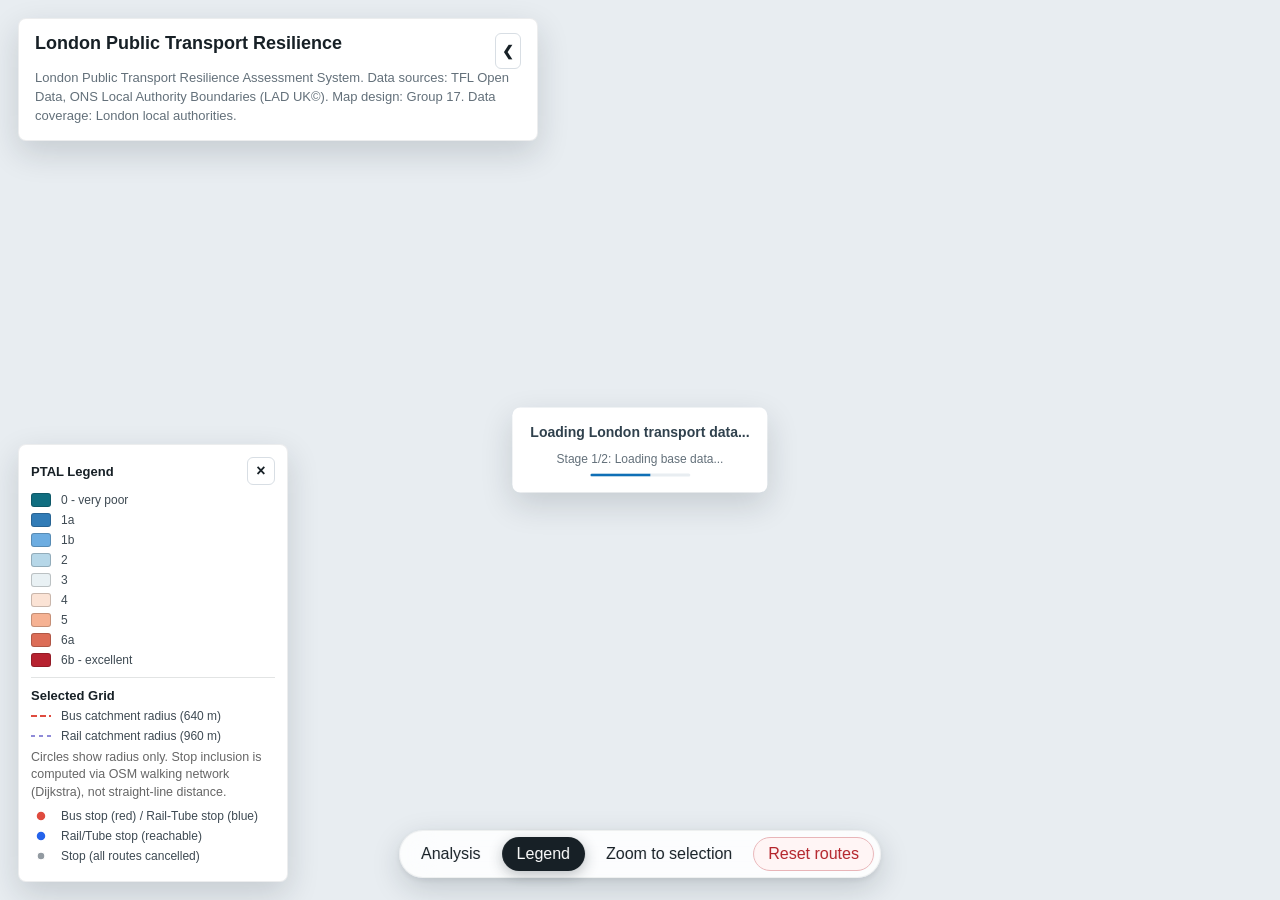
<file: index.html>
<!DOCTYPE html>
<html lang="en">
<head>
    <meta charset="utf-8">
    <meta http-equiv="refresh" content="0; url=London_PTAL_Accessibility_Map.html">
    <meta name="viewport" content="width=device-width, initial-scale=1">
    <title>London PTAL Accessibility Map</title>
</head>
<body>
    <p>Redirecting to the interactive map...</p>
    <p>If the page does not redirect, open <a href="London_PTAL_Accessibility_Map.html">London_PTAL_Accessibility_Map.html</a>
    or read the <a href="story.html">story page</a>.</p>
</body>
</html>
</file>
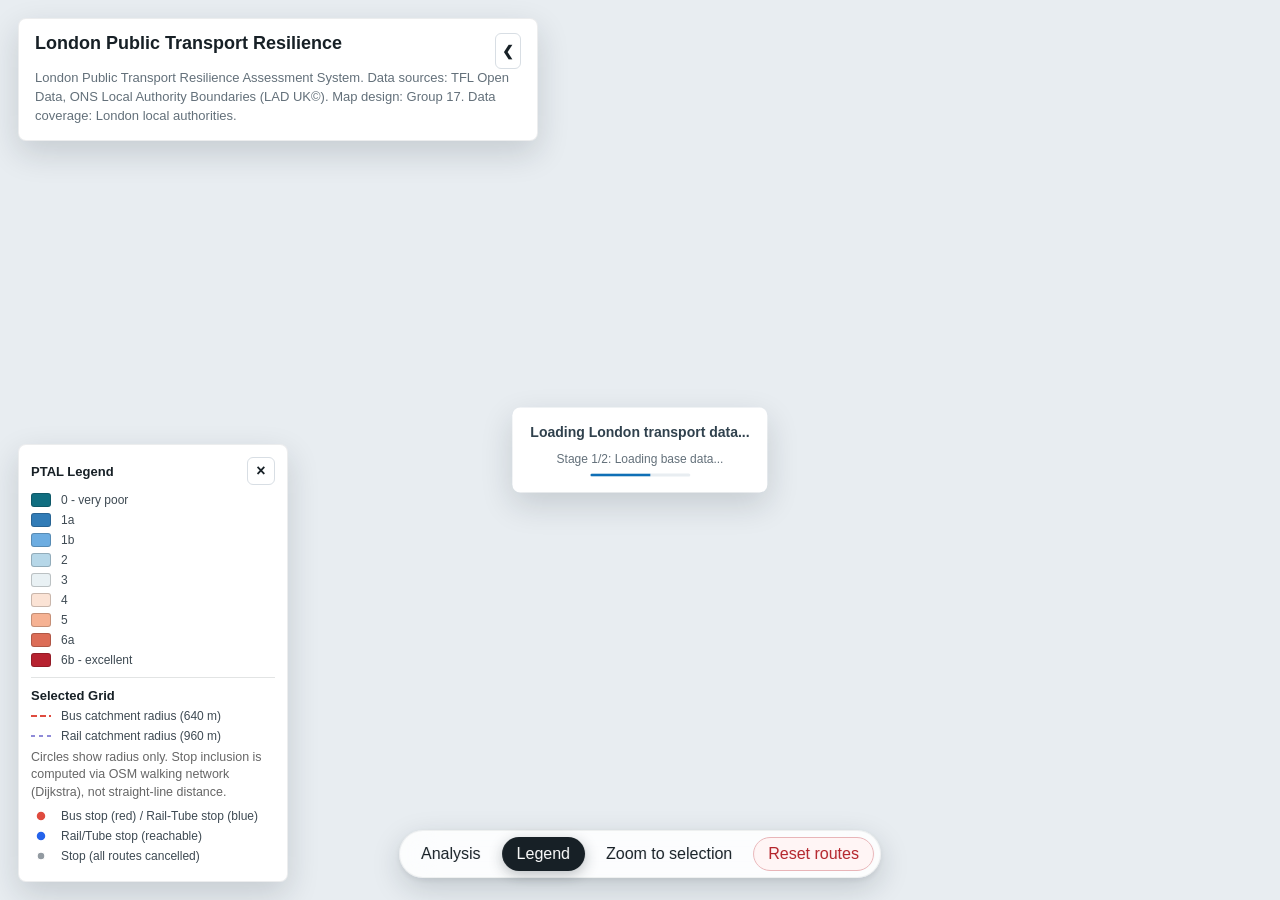
<file: London_PTAL_Accessibility_Map.html>
<!DOCTYPE html>
<html lang="en">
<head>
    <meta charset="utf-8">
    <meta name="viewport" content="initial-scale=1,maximum-scale=1,user-scalable=no">
    <meta name="description" content="London public transport resilience model using 100m grid cells, PTAL, OSM walking routes, and dynamic disruption scenarios.">
    <title>London Transport Resilience Model</title>
    <link href="https://api.mapbox.com/mapbox-gl-js/v3.17.0/mapbox-gl.css" rel="stylesheet">
    <script src="https://api.mapbox.com/mapbox-gl-js/v3.17.0/mapbox-gl.js"></script>
    <!-- PMTiles served via local tile proxy (serve_range.py /tiles/{name}/{z}/{x}/{y}.mvt) -->
    <style>
        :root {
            --ink: #172026;
            --muted: #63707a;
            --line: #d8dee4;
            --panel: #ffffff;
            --soft: #f5f7f9;
            --blue: #0f6fb6;
            --green: #0e8f66;
            --amber: #b7791f;
            --red: #b4232a;
            --shadow: 0 12px 32px rgba(19, 32, 45, 0.16);
        }

        * {
            box-sizing: border-box;
        }

        body {
            margin: 0;
            font-family: Inter, "Segoe UI", Arial, sans-serif;
            color: var(--ink);
            background: #e8edf1;
            overflow: hidden;
        }

        #map {
            position: absolute;
            inset: 0;
        }

        #map-compare {
            position: absolute;
            inset: 0;
            z-index: 5;
            pointer-events: none; /* divider/main-map handle interaction; compareMap follows */
            /* Hide by clipping 100% from the left so Mapbox still measures full dimensions */
            clip-path: inset(0 0 0 200%);
            -webkit-clip-path: inset(0 0 0 200%);
        }

        body.compare-mode #map-compare {
            clip-path: inset(0 0 0 var(--split-x, 50%));
            -webkit-clip-path: inset(0 0 0 var(--split-x, 50%));
        }

        #split-divider {
            position: absolute;
            top: 0;
            bottom: 0;
            left: var(--split-x, 50%);
            width: 4px;
            margin-left: -2px;
            background: rgba(255, 255, 255, 0.85);
            border-left: 1px solid rgba(23, 32, 38, 0.35);
            border-right: 1px solid rgba(23, 32, 38, 0.35);
            box-shadow: 0 0 6px rgba(0, 0, 0, 0.25);
            cursor: ew-resize;
            z-index: 30;
            display: none;
        }

        body.compare-mode #split-divider {
            display: block;
        }

        #split-divider::before {
            content: "";
            position: absolute;
            top: 50%;
            left: 50%;
            transform: translate(-50%, -50%);
            width: 26px;
            height: 26px;
            border-radius: 50%;
            background: #fff;
            border: 2px solid #45545f;
            box-shadow: 0 1px 3px rgba(0, 0, 0, 0.25);
        }

        #split-divider::after {
            content: "\21D4"; /* left-right arrow */
            position: absolute;
            top: 50%;
            left: 50%;
            transform: translate(-50%, -50%);
            font-size: 14px;
            color: #45545f;
            pointer-events: none;
            font-weight: 700;
        }

        .compare-label {
            position: absolute;
            top: 14px;
            padding: 6px 10px;
            background: rgba(23, 32, 38, 0.78);
            color: #fff;
            font-size: 12px;
            font-weight: 600;
            letter-spacing: 0.4px;
            border-radius: 4px;
            z-index: 25;
            display: none;
            pointer-events: none;
        }

        body.compare-mode .compare-label {
            display: block;
        }

        #compare-label-left {
            left: 18px;
        }

        #compare-label-right {
            right: 18px;
            background: rgba(183, 34, 48, 0.85);
        }

        .panel {
            position: absolute;
            z-index: 10;
            background: var(--panel);
            border: 1px solid rgba(23, 32, 38, 0.08);
            border-radius: 8px;
            box-shadow: var(--shadow);
        }

        .brand {
            top: 18px;
            left: 18px;
            width: min(520px, calc(100vw - 430px));
            padding: 14px 16px;
            transition: width 260ms cubic-bezier(.2,.7,.2,1),
                        padding 260ms cubic-bezier(.2,.7,.2,1);
        }

        .brand-head {
            display: flex;
            align-items: flex-start;
            justify-content: space-between;
            gap: 10px;
        }

        .brand-toggle {
            flex: 0 0 auto;
            width: 26px;
            height: 26px;
            padding: 0;
            border: 1px solid var(--line);
            border-radius: 6px;
            background: #fff;
            color: var(--ink);
            cursor: pointer;
            font-size: 14px;
            line-height: 1;
            display: inline-flex;
            align-items: center;
            justify-content: center;
            transition: transform 260ms cubic-bezier(.2,.7,.2,1), background 160ms ease;
        }
        .brand-toggle:hover { background: #f1f5f8; }
        .brand-toggle .chev {
            display: inline-block;
            transition: transform 260ms cubic-bezier(.2,.7,.2,1);
        }

        body.brand-collapsed .brand {
            width: 44px;
            padding: 9px;
        }
        body.brand-collapsed .brand h1,
        body.brand-collapsed .brand p {
            display: none;
        }
        body.brand-collapsed .brand-toggle .chev {
            transform: rotate(180deg);
        }

        .brand h1 {
            margin: 0 0 6px;
            font-size: 18px;
            line-height: 1.2;
            letter-spacing: 0;
        }

        .brand p {
            margin: 0;
            color: var(--muted);
            font-size: 13px;
            line-height: 1.45;
        }

        .map-toolbar {
            position: absolute;
            z-index: 12;
            top: auto;
            bottom: 22px;
            left: 50%;
            transform: translateX(-50%);
            display: flex;
            gap: 6px;
            padding: 6px;
            border-radius: 999px;
            background: rgba(255, 255, 255, 0.85);
            backdrop-filter: blur(18px) saturate(160%);
            -webkit-backdrop-filter: blur(18px) saturate(160%);
            border: 1px solid rgba(23, 32, 38, 0.06);
            box-shadow: 0 10px 30px rgba(19, 32, 45, 0.18), 0 2px 6px rgba(19, 32, 45, 0.08);
            transition: transform 220ms cubic-bezier(.2,.7,.2,1), box-shadow 220ms ease;
        }

        .map-toolbar:hover {
            box-shadow: 0 14px 38px rgba(19, 32, 45, 0.22), 0 3px 8px rgba(19, 32, 45, 0.10);
        }

        .map-toolbar button {
            min-height: 34px;
            padding: 7px 14px;
            white-space: nowrap;
            border-radius: 999px;
            border: 1px solid transparent;
            background: transparent;
            color: var(--ink);
            font-weight: 500;
            transition: background 160ms ease, color 160ms ease, transform 160ms ease, box-shadow 160ms ease;
        }

        .map-toolbar button:hover {
            background: rgba(15, 111, 182, 0.08);
            color: var(--blue);
            transform: translateY(-1px);
        }

        .map-toolbar button:active {
            transform: translateY(0);
        }

        .map-toolbar button[aria-pressed="true"] {
            border-color: transparent;
            background: var(--ink);
            color: #fff;
            box-shadow: 0 4px 14px rgba(23, 32, 38, 0.28);
        }

        .map-toolbar button[aria-pressed="true"]:hover {
            background: #2b3a44;
            color: #fff;
            transform: translateY(-1px);
        }

        .map-toolbar button.danger {
            color: var(--red);
        }

        .map-toolbar button.danger:hover {
            background: rgba(180, 35, 42, 0.08);
            color: var(--red);
        }

        .controls {
            top: 18px;
            right: 18px;
            width: 384px;
            max-height: calc(100vh - 36px);
            overflow: hidden;
            padding: 0;
            transform: translateX(0);
            opacity: 1;
            transition: transform 320ms cubic-bezier(.2,.7,.2,1), opacity 240ms cubic-bezier(.2,.7,.2,1), box-shadow 240ms ease;
            will-change: transform, opacity;
        }

        body.panel-collapsed .controls {
            transform: translateX(calc(100% + 36px));
            opacity: 0;
            pointer-events: none;
        }

        .controls-header {
            position: sticky;
            top: 0;
            z-index: 1;
            display: flex;
            align-items: center;
            justify-content: space-between;
            gap: 12px;
            padding: 12px 14px;
            background: var(--panel);
            border-bottom: 1px solid var(--line);
        }

        .controls-title {
            display: grid;
            gap: 2px;
        }

        .controls-title strong {
            font-size: 14px;
        }

        .controls-title span {
            color: var(--muted);
            font-size: 11px;
        }

        .controls-body {
            max-height: calc(100vh - 96px);
            overflow: auto;
            padding: 0 14px 14px;
        }

        .panel-close {
            min-width: 34px;
            width: 34px;
            min-height: 34px;
            padding: 0;
        }

        .section {
            padding: 14px 0;
            border-top: 1px solid var(--line);
        }

        .section:first-child {
            padding-top: 0;
            border-top: 0;
        }

        .section-title {
            display: flex;
            align-items: center;
            justify-content: space-between;
            margin-bottom: 10px;
            font-size: 13px;
            font-weight: 700;
            text-transform: uppercase;
            color: #30414d;
        }

        .section-actions {
            display: flex;
            align-items: center;
            gap: 6px;
        }

        .row {
            display: flex;
            gap: 8px;
            align-items: center;
        }

        .segmented {
            display: grid;
            grid-template-columns: 1fr 1fr;
            gap: 6px;
        }

        button,
        input,
        select {
            font: inherit;
        }

        button {
            border: 1px solid var(--line);
            border-radius: 6px;
            background: #fff;
            color: var(--ink);
            cursor: pointer;
            min-height: 36px;
            padding: 8px 10px;
            font-weight: 650;
        }

        button:hover {
            border-color: #aab6bf;
            background: #f8fafb;
        }

        button.primary {
            border-color: var(--blue);
            background: var(--blue);
            color: #fff;
        }

        button.active {
            border-color: var(--ink);
            background: var(--ink);
            color: #fff;
        }

        button.danger {
            border-color: #e8b5b8;
            background: #fff5f5;
            color: var(--red);
        }

        button.ghost {
            background: transparent;
        }

        button.full-width {
            width: 100%;
        }

        input[type="text"] {
            width: 100%;
            min-height: 38px;
            padding: 8px 10px;
            border: 1px solid var(--line);
            border-radius: 6px;
            background: #fff;
            color: var(--ink);
        }

        input[type="range"] {
            width: 100%;
        }

        .search-results {
            display: none;
            max-height: 180px;
            overflow: auto;
            margin-top: 6px;
            border: 1px solid var(--line);
            border-radius: 6px;
            background: #fff;
        }

        .search-box {
            position: relative;
        }

        .search-box input {
            padding-right: 34px;
        }

        .clear-field {
            position: absolute;
            right: 6px;
            top: 50%;
            transform: translateY(-50%);
            width: 26px;
            min-width: 26px;
            min-height: 26px;
            padding: 0;
            border: 0;
            background: transparent;
            color: var(--muted);
        }

        .result-item {
            padding: 8px 10px;
            border-bottom: 1px solid #edf0f2;
            font-size: 12px;
            cursor: pointer;
        }

        .result-item:last-child {
            border-bottom: 0;
        }

        .result-item:hover {
            background: #f4f8fb;
        }

        .hint {
            color: var(--muted);
            font-size: 12px;
            line-height: 1.4;
        }

        @keyframes routeFlash {
            0%, 100% { opacity: 1; }
            50%       { opacity: 0.15; }
        }

        @keyframes locationPing {
            0%   { transform: scale(0.4); opacity: 1; }
            70%  { transform: scale(2.6); opacity: 0.3; }
            100% { transform: scale(3.2); opacity: 0; }
        }
        .location-ping {
            width: 22px;
            height: 22px;
            border-radius: 50%;
            background: rgba(255, 220, 0, 0.9);
            border: 3px solid #e6a800;
            box-shadow: 0 0 0 0 rgba(255, 200, 0, 0.7);
            position: relative;
        }
        .location-ping::after {
            content: '';
            position: absolute;
            inset: -3px;
            border-radius: 50%;
            background: rgba(255, 220, 0, 0.55);
            animation: locationPing 1.1s ease-out infinite;
        }
        /* Used on a DOM overlay element that sets a CSS variable read by JS */
        #route-flash-ticker { display: none; animation: routeFlash 1.1s ease-in-out infinite; }

        .metric-grid {
            display: grid;
            grid-template-columns: 1fr 1fr;
            gap: 8px;
        }

        .stat-value {
            font-weight: 700;
            color: var(--blue);
        }

        .metric {
            min-height: 70px;
            padding: 10px;
            border: 1px solid var(--line);
            border-radius: 6px;
            background: var(--soft);
        }

        .metric-label {
            color: var(--muted);
            font-size: 11px;
            line-height: 1.25;
        }

        .metric-value {
            margin-top: 5px;
            font-size: 20px;
            font-weight: 750;
        }

        .metric-value.small {
            font-size: 14px;
            line-height: 1.35;
        }

        .badge {
            display: inline-flex;
            align-items: center;
            min-height: 22px;
            padding: 3px 8px;
            border-radius: 999px;
            font-size: 12px;
            font-weight: 700;
            color: #fff;
        }

        .badge.high { background: var(--green); }
        .badge.medium { background: var(--amber); }
        .badge.low, .badge.none { background: var(--red); }
        .badge.neutral { background: #52616c; }

        .comparison-grid {
            display: grid;
            grid-template-columns: 1fr 1fr;
            gap: 8px;
        }

        .scenario-card {
            padding: 10px;
            border: 1px solid var(--line);
            border-radius: 6px;
            background: #fbfcfd;
        }

        .scenario-card strong {
            display: block;
            margin-bottom: 5px;
            font-size: 12px;
        }

        .scenario-number {
            font-size: 22px;
            font-weight: 780;
        }

        .scenario-sub {
            margin-top: 3px;
            color: var(--muted);
            font-size: 11px;
            line-height: 1.35;
        }

        .time-bars {
            display: grid;
            gap: 8px;
            margin-top: 10px;
        }

        .time-bar-row {
            display: grid;
            grid-template-columns: 64px 1fr 54px;
            gap: 8px;
            align-items: center;
            font-size: 12px;
        }

        .time-bar-track {
            height: 9px;
            border-radius: 999px;
            background: #e6ebef;
            overflow: hidden;
        }

        .time-bar-fill {
            height: 100%;
            border-radius: 999px;
            background: var(--blue);
        }

        .time-bar-fill.after {
            background: var(--red);
        }

        .route-list {
            width: 100%;
            height: 188px;
            margin-top: 6px;
            padding: 2px;
            border: 1px solid var(--line);
            border-radius: 6px;
            background: #fff;
            font-size: 12px;
            font-family: inherit;
            overflow-y: auto;
            outline: none;
        }

        .route-list:focus {
            border-color: var(--blue);
            box-shadow: 0 0 0 2px rgba(15, 111, 182, 0.18);
        }

        .route-list option {
            padding: 5px 8px;
            border-radius: 4px;
            cursor: pointer;
        }

        .route-list option:hover,
        .route-list option:checked {
            background: #e8f1f9;
            color: var(--ink);
        }

        .route-list optgroup {
            font-size: 11px;
            font-weight: 700;
            color: #6b7280;
            padding-top: 4px;
        }



        .chip {
            display: inline-flex;
            align-items: center;
            gap: 6px;
            padding: 5px 8px;
            border-radius: 999px;
            border: 1px solid #f1b6ba;
            background: #fff7f7;
            color: var(--red);
            font-size: 12px;
            font-weight: 650;
        }

        .cancel-list {
            display: flex;
            flex-wrap: wrap;
            gap: 6px;
            min-height: 34px;
            margin-top: 10px;
            padding: 8px;
            border: 1px dashed #e8b5b8;
            border-radius: 6px;
            background: #fffafa;
        }

        .chip button {
            min-height: 18px;
            padding: 0 4px;
            border: 0;
            background: transparent;
            color: inherit;
        }

        .legend {
            left: 18px;
            bottom: 18px;
            width: 270px;
            padding: 12px;
            max-height: calc(100vh - 132px);
            overflow: auto;
            transition: opacity 160ms ease, transform 160ms ease;
        }

        body.legend-collapsed .legend {
            opacity: 0;
            transform: translateY(16px) scale(0.98);
            pointer-events: none;
        }

        .legend {
            transition: opacity 240ms cubic-bezier(.2,.7,.2,1), transform 240ms cubic-bezier(.2,.7,.2,1) !important;
            will-change: transform, opacity;
        }

        .legend h2 {
            margin: 0 0 10px;
            font-size: 13px;
        }

        .legend-row {
            display: grid;
            grid-template-columns: 22px 1fr;
            align-items: center;
            gap: 8px;
            margin: 6px 0;
            font-size: 12px;
            color: #3e4a53;
        }

        .swatch {
            width: 20px;
            height: 14px;
            border-radius: 3px;
            border: 1px solid rgba(0, 0, 0, 0.2);
        }

        .loading {
            position: absolute;
            z-index: 20;
            left: 50%;
            top: 50%;
            transform: translate(-50%, -50%);
            padding: 16px 18px;
            border-radius: 8px;
            background: #fff;
            box-shadow: var(--shadow);
            color: #30414d;
            font-size: 13px;
        }

        .hover-card {
            display: none;
            position: absolute;
            z-index: 14;
            max-width: 270px;
            padding: 9px 10px;
            border-radius: 6px;
            border: 1px solid rgba(23, 32, 38, 0.1);
            background: rgba(255, 255, 255, 0.96);
            box-shadow: 0 8px 24px rgba(19, 32, 45, 0.18);
            pointer-events: none;
            font-size: 12px;
            line-height: 1.35;
        }

        .hover-card strong {
            display: block;
            margin-bottom: 3px;
        }

        .top-list {
            max-height: 160px;
            overflow: auto;
            border: 1px solid var(--line);
            border-radius: 6px;
        }

        .top-list div {
            display: grid;
            grid-template-columns: 52px 1fr 70px;
            gap: 6px;
            padding: 7px 8px;
            border-bottom: 1px solid #edf0f2;
            font-size: 12px;
            cursor: pointer;
        }

        .top-list div:last-child {
            border-bottom: 0;
        }

        .top-list div:hover {
            background: #f4f8fb;
        }

        .mobile-drawer-tab {
            display: none;
        }

        @media (max-width: 850px) {
            body {
                overflow: hidden;
            }

            #map {
                position: absolute;
                height: auto;
            }

            .panel {
                position: absolute;
            }

            .brand {
                top: 10px;
                left: 10px;
                right: 10px;
                width: auto;
            }

            .brand p {
                display: none;
            }

            .map-toolbar {
                top: auto;
                left: 10px;
                right: 10px;
                bottom: 10px;
                transform: none;
                justify-content: space-between;
                overflow-x: auto;
            }

            .controls {
                top: auto;
                left: 0;
                right: 0;
                bottom: 0;
                width: auto;
                max-height: 72vh;
                border-radius: 12px 12px 0 0;
            }

            body.panel-collapsed .controls {
                transform: translateY(calc(100% - 48px));
                opacity: 1;
                pointer-events: auto;
            }

            .controls-body {
                max-height: calc(72vh - 59px);
            }

            .legend {
                left: 10px;
                bottom: 62px;
                width: min(290px, calc(100vw - 20px));
                max-height: 42vh;
            }

            .info {
                left: 10px;
                right: 10px;
                bottom: 62px;
                width: auto;
            }
        }
    </style>
</head>
<body class="panel-collapsed">
    <div id="map"></div>
    <div id="map-compare"></div>
    <div id="split-divider" title="Drag to compare baseline (left) vs disrupted (right)"></div>
    <div id="compare-label-left" class="compare-label">Baseline PTAL</div>
    <div id="compare-label-right" class="compare-label">Disruption AI drop</div>
    <div id="loading" class="loading">
        <div style="text-align: center;">
            <div style="font-size: 14px; font-weight: 600; margin-bottom: 12px;">Loading London transport data...</div>
            <div style="font-size: 12px; color: #63707a; margin-bottom: 8px;" id="loading-stage">Stage 1/2: Loading base data...</div>
            <div style="width: 100px; height: 3px; background: #e8edf1; border-radius: 2px; margin: 0 auto; overflow: hidden;">
                <div style="height: 100%; background: #0f6fb6; animation: pulse 1.5s infinite; width: 60%;"></div>
            </div>
        </div>
        <style>
            @keyframes pulse {
                0%, 100% { opacity: 0.6; }
                50% { opacity: 1; }
            }
        </style>
    </div>
    <div id="route-flash-ticker"></div>
    <div id="hover-card" class="hover-card"></div>

    <nav class="map-toolbar" aria-label="Map tools">
        <button id="analysis-toggle" aria-pressed="false" onclick="toggleAnalysisPanel()">Analysis</button>
        <button id="legend-toggle" aria-pressed="true" onclick="toggleLegendPanel()">Legend</button>
        <button onclick="zoomToSelectedFeature()">Zoom to selection</button>
        <button class="danger" onclick="clearCancelledRoutes()">Reset routes</button>
    </nav>

    <section class="panel brand">
        <div class="brand-head">
            <h1>London Public Transport Resilience</h1>
            <button class="brand-toggle" type="button"
                    aria-label="Collapse intro panel"
                    title="Collapse / expand intro"
                    onclick="toggleBrandPanel()">
                <span class="chev">&#x276E;</span>
            </button>
        </div>
        <p>London Public Transport Resilience Assessment System. Data sources: TFL Open Data, ONS Local Authority Boundaries (LAD UK©). Map design: Group 17. Data coverage: London local authorities.</p>
    </section>

    <aside class="panel controls">
        <div class="controls-header">
            <div class="controls-title">
                <strong>Scenario Builder</strong>
                <span>Pick a grid, cancel routes, compare AI.</span>
            </div>
            <button class="panel-close ghost" aria-label="Hide analysis panel" title="Hide analysis panel" onclick="toggleAnalysisPanel(false)">x</button>
        </div>
        <div class="controls-body">
        <div class="section">
            <div class="section-title">Map Scale</div>
            <div class="segmented">
                <button id="grid-scale-btn" class="active" onclick="switchScale('grid')">100m Grid</button>
                <button id="lsoa-scale-btn" onclick="switchScale('lsoa')">LSOA Context</button>
            </div>
            <p class="hint" id="scale-status">100m grid is the calculation layer. LSOA remains available for context only.</p>
        </div>

        <div class="section">
            <div class="section-title">Navigate to Area</div>
            <div class="search-box">
                <input id="grid-search" type="text" placeholder="Postcode or area name…" oninput="filterLocation()" onfocus="filterLocation()">
                <button class="clear-field" title="Clear" onclick="clearLocationSearch()">x</button>
            </div>
            <div id="grid-results" class="search-results"></div>
            <select id="borough-select" onchange="selectBorough(this.value)"
                style="width:100%;min-height:34px;margin-top:6px;padding:5px 8px;border:1px solid var(--line);border-radius:6px;font:inherit;color:var(--ink);background:#fff;cursor:pointer;">
                <option value="">— Or choose a London borough —</option>
            </select>
            <div id="grid-walking-stats" style="margin-top: 12px; padding: 10px; background: #f5f5f5; border-radius: 4px; font-size: 0.9em;"></div>
        </div>

        <div class="section">
            <div class="section-title">
                Cancel Routes
                <button class="danger" onclick="clearCancelledRoutes()">Reset</button>
            </div>
            <div class="search-box">
                <input id="route-search" type="text" placeholder="Filter routes…" oninput="filterRouteList()">
                <button class="clear-field" title="Clear route filter" onclick="clearRouteSearch()">x</button>
            </div>
            <select id="route-list" class="route-list" size="8"
                onchange="if(this.value){addCancelledRoute(this.value);this.selectedIndex=-1;}">
                <option value="" disabled>Loading route data…</option>
            </select>
            <div class="cancel-list" id="cancel-list"></div>
            <p class="hint">Click to cancel. Underground, DLR, Elizabeth Line, Overground and Tramlink lines are grouped at the top. Night buses (N) and school services (UL) are excluded.</p>
        </div>

        <div class="section">
            <div class="section-title">Walking Speed: 4.8 km/h</div>
        </div>

        <div class="section">
            <div class="section-title">Selected Grid Result</div>
            <div class="metric-grid">
                <div class="metric">
                    <div class="metric-label">Baseline AI</div>
                    <div id="baseline-class" class="metric-value small">No grid selected</div>
                </div>
                <div class="metric">
                    <div class="metric-label">Disrupted AI</div>
                    <div id="after-class" class="metric-value small">-</div>
                </div>
                <div class="metric">
                    <div class="metric-label">AI change</div>
                    <div id="time-change" class="metric-value">-</div>
                </div>
                <div class="metric">
                    <div class="metric-label">LTRS</div>
                    <div id="local-resilience" class="metric-value">-</div>
                </div>
            </div>
            <p class="hint" id="analysis-note">Select a 100m grid cell to compare baseline AI and disrupted AI.</p>
        </div>

        <div class="section">
            <div class="section-title">Resilience Scenario Comparison</div>
            <div class="comparison-grid">
                <div class="scenario-card">
                    <strong>Grid sample impact</strong>
                    <div id="scenario-lost" class="scenario-number">-</div>
                    <div id="scenario-lost-note" class="scenario-sub">Grid contribution data is generated in batches.</div>
                </div>
                <div class="scenario-card">
                    <strong>Selected LTRS</strong>
                    <div id="scenario-retention" class="scenario-number">-</div>
                    <div id="scenario-retention-note" class="scenario-sub">Disrupted AI divided by baseline AI.</div>
                </div>
            </div>
            <div class="time-bars">
                <div class="time-bar-row">
                    <span>Baseline</span>
                    <span class="time-bar-track"><span id="baseline-time-bar" class="time-bar-fill" style="width:0%"></span></span>
                    <strong id="baseline-time-text">-</strong>
                </div>
                <div class="time-bar-row">
                    <span>Failure</span>
                    <span class="time-bar-track"><span id="after-time-bar" class="time-bar-fill after" style="width:0%"></span></span>
                    <strong id="after-time-text">-</strong>
                </div>
            </div>
            <p class="hint" id="scenario-note">The selected grid is overlaid on the map using its LTRS vulnerability class.</p>
        </div>

        <div class="section">
            <div class="section-title">Largest Single-route Impacts</div>
            <div id="top-impacts" class="top-list"></div>
        </div>

        <!-- Hidden template for fixed-sidebar LSOA panel (preserved for fallback) -->
        <div class="section" id="lsoa-summary-section" style="display:none">
            <div class="section-title" id="lsoa-summary-title">LSOA Summary</div>
            <div class="metric-grid">
                <div class="metric">
                    <div class="metric-label">Avg Baseline AI</div>
                    <div id="lsoa-baseline-ai" class="metric-value small">-</div>
                </div>
                <div class="metric">
                    <div class="metric-label">Avg Disrupted AI</div>
                    <div id="lsoa-disrupted-ai" class="metric-value small">-</div>
                </div>
                <div class="metric">
                    <div class="metric-label">Avg LTRS</div>
                    <div id="lsoa-ltrs" class="metric-value">-</div>
                </div>
                <div class="metric">
                    <div class="metric-label">Grid Count</div>
                    <div id="lsoa-grid-count" class="metric-value">-</div>
                </div>
            </div>
            <div style="margin-top:8px;">
                <div style="font-size:11px; font-weight:700; color:var(--muted); text-transform:uppercase; letter-spacing:.06em; margin-bottom:5px;">Top 3 Critical Routes</div>
                <div id="lsoa-top-routes" class="top-list" style="max-height:120px;"></div>
            </div>
            <p class="hint" id="lsoa-summary-note">Based on OSM network AI across all grids in this LSOA.</p>
        </div>
        </div>
    </aside>

    <aside class="panel legend">
        <div style="display:flex;align-items:center;justify-content:space-between;margin-bottom:8px;">
            <h2 style="margin:0;">PTAL Legend</h2>
            <button class="panel-close ghost" style="min-width:28px;width:28px;min-height:28px;" title="Hide legend" onclick="toggleLegendPanel(false)">&times;</button>
        </div>
        <div class="legend-row"><span class="swatch" style="background:#106E80"></span><span>0 - very poor</span></div>
        <div class="legend-row"><span class="swatch" style="background:#317CB7"></span><span>1a</span></div>
        <div class="legend-row"><span class="swatch" style="background:#6DADE1"></span><span>1b</span></div>
        <div class="legend-row"><span class="swatch" style="background:#B6D7E8"></span><span>2</span></div>
        <div class="legend-row"><span class="swatch" style="background:#E9F1F4"></span><span>3</span></div>
        <div class="legend-row"><span class="swatch" style="background:#FBE3D5"></span><span>4</span></div>
        <div class="legend-row"><span class="swatch" style="background:#F6B293"></span><span>5</span></div>
        <div class="legend-row"><span class="swatch" style="background:#DC6D57"></span><span>6a</span></div>
        <div class="legend-row"><span class="swatch" style="background:#B72230"></span><span>6b - excellent</span></div>

        <div style="margin-top:10px; padding-top:10px; border-top:1px solid rgba(23,32,38,0.12);">
            <h2 style="margin:0 0 6px;">Selected Grid</h2>
            <div class="legend-row">
                <svg width="20" height="14"><line x1="0" y1="7" x2="20" y2="7" stroke="#df4b3f" stroke-width="2" stroke-dasharray="6,3"/></svg>
                <span>Bus catchment radius (640 m)</span>
            </div>
            <div class="legend-row">
                <svg width="20" height="14"><line x1="0" y1="7" x2="20" y2="7" stroke="#6b66cc" stroke-width="1.5" stroke-dasharray="4,4"/></svg>
                <span>Rail catchment radius (960 m)</span>
            </div>
            <p style="margin:4px 0 8px; font-size:0.78em; color:#666; line-height:1.4;">Circles show radius only. Stop inclusion is computed via OSM walking network (Dijkstra), not straight-line distance.</p>
            <div class="legend-row">
                <svg width="20" height="14"><circle cx="10" cy="7" r="5" fill="#df4b3f" stroke="#fff" stroke-width="1.5"/></svg>
                <span>Bus stop (red) / Rail-Tube stop (blue)</span>
            </div>
            <div class="legend-row">
                <svg width="20" height="14"><circle cx="10" cy="7" r="5" fill="#2563eb" stroke="#fff" stroke-width="1.5"/></svg>
                <span>Rail/Tube stop (reachable)</span>
            </div>
            <div class="legend-row">
                <svg width="20" height="14"><circle cx="10" cy="7" r="4" fill="#929aa1" stroke="#fff" stroke-width="1.5"/></svg>
                <span>Stop (all routes cancelled)</span>
            </div>
        </div>

        <div id="ai-drop-legend" style="margin-top:10px; padding-top:10px; border-top:1px solid rgba(23,32,38,0.12); display:none;">
            <h2 style="margin:0 0 6px;">AI Drop (right side)</h2>
            <div class="legend-row"><span class="swatch" style="background:#ffffff; border:1px solid #ccc;"></span><span>0-5% - virtually no impact</span></div>
            <div class="legend-row"><span class="swatch" style="background:#ffe5e5"></span><span>5-15% - slight impact</span></div>
            <div class="legend-row"><span class="swatch" style="background:#ffb3b3"></span><span>15-30% - moderate</span></div>
            <div class="legend-row"><span class="swatch" style="background:#ff6666"></span><span>30-50% - significant</span></div>
            <div class="legend-row"><span class="swatch" style="background:#e63333"></span><span>50-70% - severe</span></div>
            <div class="legend-row"><span class="swatch" style="background:#b30000"></span><span>&gt;70% - critical</span></div>
        </div>
    </aside>

    <script>
        // IMPORTANT: Add your own Mapbox token here
        // Get one free at https://account.mapbox.com/auth/signup/
        mapboxgl.accessToken = "pk.eyJ1IjoidGFvc2l5YW4yIiwiYSI6ImNta3BhZ3hiaTBldTEzaHNhaDh3OWRuNmQifQ.HQ0e8XGJ1PY4KJ2Ev41mwg";

        // No pmtiles protocol needed; tiles are served by serve_range.py tile proxy.

        const ptalColors = {
            "0": "#106E80",
            "1a": "#317CB7",
            "1b": "#6DADE1",
            "2": "#B6D7E8",
            "3": "#E9F1F4",
            "4": "#FBE3D5",
            "5": "#F6B293",
            "6a": "#DC6D57",
            "6b": "#B72230"
        };

        const MAPBOX_USERNAME = "taosiyan2";
        const LSOA_VECTOR_TILESET_ID = "lsoa_ptal_tiles_source-dyjrdp";
        const LSOA_VECTOR_TILESET_URL = `mapbox://${MAPBOX_USERNAME}.${LSOA_VECTOR_TILESET_ID}`;
        const LSOA_VECTOR_SOURCE_LAYER = "lsoa_ptal_tiles_source-dyjrdp";
        const GRID_VECTOR_TILESET_ID = "PTAL_2023_Grid_100mx100m_Data-19tcxf";
        const GRID_VECTOR_TILESET_URL = `mapbox://${MAPBOX_USERNAME}.${GRID_VECTOR_TILESET_ID}`;
        const GRID_VECTOR_SOURCE_LAYER = "PTAL_2023_Grid_100mx100m_Data-19tcxf";
        const BUS_ROUTES_VECTOR_TILESET_ID = "Bus_Routes__direction_of_trav-53k55k";
        const BUS_ROUTES_VECTOR_TILESET_URL = `mapbox://${MAPBOX_USERNAME}.${BUS_ROUTES_VECTOR_TILESET_ID}`;
        const BUS_ROUTES_VECTOR_SOURCE_LAYER = "Bus_Routes__direction_of_trav-53k55k";
        // Reuse the composite source already included in the Mapbox style,
        // then add app-specific fill, scenario, and hover layers for PTAL interaction.
        const USE_EXISTING_STYLE_TILE_LAYERS = true;
        const ALLOW_LOCAL_HEAVY_GEOJSON_FALLBACK = false;
        const STYLE_LSOA_LAYER_IDS = ["lsoa_ptal_tiles_source-dyjrdp", "LSOA_aggregated_PTAL_stats_20-apdwbk", "LSOA_data-8x56jl"];
        const STYLE_GRID_LAYER_IDS = ["PTAL_2023_Grid_100mx100m_Data-19tcxf"];
        const STYLE_BUS_ROUTE_LAYER_IDS = ["Bus_Routes__direction_of_trav-53k55k"];
        const STYLE_CONTEXT_LAYER_IDS = ["london-boroughs-c8twhn", "gla-680hqd"];
        const STYLE_LSOA_LAYER_HINTS = ["lsoa"];
        const STYLE_GRID_LAYER_HINTS = ["grid", "100m", "ptal_2023", "trsl"];
        const APP_LSOA_SOURCE_ID = "app-lsoa-ptal";
        const APP_GRID_SOURCE_ID = "app-grid-ptal";
        const APP_BUS_ROUTES_SOURCE_ID = "app-bus-routes-vector";
        const GRID_DETAIL_ZOOM = 12;

        // TfL line colours and mode labels for rail/tube routes
        const RAIL_LINE_INFO = {
            "Bakerloo":           { color: "#8C4729", type: "Underground" },
            "Central":            { color: "#E21836", type: "Underground" },
            "Circle":             { color: "#FFD300", type: "Underground" },
            "District":           { color: "#00A651", type: "Underground" },
            "Hammersmith & City": { color: "#F3A9BB", type: "Underground" },
            "Jubilee":            { color: "#A0A5A9", type: "Underground" },
            "Metropolitan":       { color: "#9B0056", type: "Underground" },
            "Northern":           { color: "#1C1C1C", type: "Underground" },
            "Piccadilly":         { color: "#003688", type: "Underground" },
            "Victoria":           { color: "#0098D4", type: "Underground" },
            "Waterloo & City":    { color: "#95CDBA", type: "Underground" },
            "DLR":                { color: "#00A4A7", type: "DLR" },
            "Elizabeth Line":     { color: "#6950A1", type: "Elizabeth Line" },
            "Overground":         { color: "#EE7C0E", type: "Overground" },
            "Tramlink":           { color: "#84B817", type: "Tramlink" },
        };
        const UNDERGROUND_LINES = ["Bakerloo","Central","Circle","District","Hammersmith & City","Jubilee","Metropolitan","Northern","Piccadilly","Victoria","Waterloo & City"];
        const OTHER_RAIL_LINES  = ["DLR","Elizabeth Line","Overground","Tramlink"];
        const ALL_RAIL_LINES    = new Set([...UNDERGROUND_LINES, ...OTHER_RAIL_LINES]);

        const classRank = { high: 0, medium: 1, low: 2, none: 3 };
        const state = {
            scale: "grid",
            lsoaPtal: null,
            lsoaCentroids: null,
            grid: null,
            gridManifest: null,
            gridChunks: {},
            manifest: null,
            chunkPath: "data_chunks_osm_network",
            dataMethod: "OSM network Dijkstra",
            stops: null,
            busRoutes: [],
            resilience: null,
            gridResilience: null,
            chunks: {},
            selectedLSOA: null,
            selectedGrid: null,
            lsoaSourceLayer: null,
            lsoaLayerIds: [],
            gridLayerIds: [],
            gridInteractiveLayerIds: [],
            gridSourceLayer: null,
            gridSourceMode: "unknown",
            busRouteLayerIds: [],
            hoveredLSOAId: null,
            hoveredGridId: null,
            hoveredFeatureKey: null,
            globalHoverBound: false,
            cancelledRoutes: new Set(),
            speedKmh: 4.8,
            routeGridImpacts: null,
            gridToLsoa: null,
            lsoaResilienceSummary: null,
            compareMap: null,
            compareReady: false,
            affectedGridIds: new Set(),
            splitFraction: 0.5,
            gridStopsClickBound: false
        };

        const boundInteractionLayers = new Set();
        const emptyFeatureCollection = { type: "FeatureCollection", features: [] };

        function setPressed(id, pressed) {
            const button = document.getElementById(id);
            if (button) button.setAttribute("aria-pressed", pressed ? "true" : "false");
        }

        function toggleAnalysisPanel(force) {
            const nextCollapsed = typeof force === "boolean"
                ? !force
                : !document.body.classList.contains("panel-collapsed");
            document.body.classList.toggle("panel-collapsed", nextCollapsed);
            setPressed("analysis-toggle", !nextCollapsed);
            setTimeout(() => {
                if (window.map) map.resize();
                if (state.compareMap) state.compareMap.resize();
            }, 220);
        }

        function toggleBrandPanel(force) {
            const nextCollapsed = typeof force === "boolean"
                ? !force
                : !document.body.classList.contains("brand-collapsed");
            document.body.classList.toggle("brand-collapsed", nextCollapsed);
            const btn = document.querySelector(".brand-toggle");
            if (btn) {
                btn.setAttribute("aria-label",
                    nextCollapsed ? "Expand intro panel" : "Collapse intro panel");
            }
            setTimeout(() => {
                if (window.map) map.resize();
                if (state.compareMap) state.compareMap.resize();
            }, 280);
        }
        window.toggleBrandPanel = toggleBrandPanel;

        function toggleLegendPanel(force) {
            const nextCollapsed = typeof force === "boolean"
                ? !force
                : !document.body.classList.contains("legend-collapsed");
            document.body.classList.toggle("legend-collapsed", nextCollapsed);
            setPressed("legend-toggle", !nextCollapsed);
        }

        function closeInfoPanel() {
            const gc = document.getElementById("grid-popup-card");
            if (gc) gc.style.display = "none";
            const lc = document.getElementById("lsoa-popup-card");
            if (lc) lc.style.display = "none";
        }

        function clearGridSearch() {
            const input = document.getElementById("grid-search");
            const box = document.getElementById("grid-results");
            if (input) input.value = "";
            if (box) box.style.display = "none";
        }

        function clearRouteSearch() {
            const input = document.getElementById("route-search");
            if (input) input.value = "";
            filterRouteList();
        }

        function zoomToSelectedFeature() {
            if (state.selectedGrid) {
                const center = polygonCenter(state.selectedGrid);
                map.flyTo({ center, zoom: Math.max(map.getZoom(), 14.2), duration: 650 });
                toggleAnalysisPanel(true);
                return;
            }
            if (state.selectedLSOA) {
                const center = state.selectedLSOA.geometry && state.selectedLSOA.geometry.type === "Point"
                    ? state.selectedLSOA.geometry.coordinates
                    : polygonCenter(state.selectedLSOA);
                map.flyTo({ center, zoom: Math.max(map.getZoom(), 12.8), duration: 650 });
                toggleAnalysisPanel(true);
            }
        }

        document.addEventListener("keydown", (event) => {
            if (event.key !== "Escape") return;
            const gridResults = document.getElementById("grid-results");
            if (gridResults) gridResults.style.display = "none";
            closeInfoPanel();
        });

        // ====== file:// protocol detection ======
        // Opening the HTML directly uses file://, where browsers block local fetch requests.
        // Show a clear message instead of leaving users with a generic "Failed to fetch".
        if (window.location.protocol === "file:") {
            document.body.innerHTML = `
                <div style="
                    position: fixed; inset: 0; display: flex; align-items: center; justify-content: center;
                    font-family: -apple-system, BlinkMacSystemFont, 'Segoe UI', sans-serif;
                    background: linear-gradient(135deg, #0f1620 0%, #1a2433 100%);
                    color: #e2e8f0; padding: 20px; overflow: auto;
                ">
                    <div style="
                        max-width: 720px; background: rgba(255,255,255,0.05);
                        border: 1px solid rgba(255,255,255,0.1); border-radius: 12px;
                        padding: 36px 40px; box-shadow: 0 12px 32px rgba(0,0,0,0.4);
                    ">
                        <div style="font-size: 48px; margin-bottom: 16px;">⚠️</div>
                        <h1 style="margin: 0 0 12px; color: #fbbf24; font-size: 24px;">
                            Cannot Open via Double-Click
                        </h1>
                        <p style="margin: 0 0 24px; color: #cbd5e1; line-height: 1.6; font-size: 15px;">
                            This map needs an HTTP server to load its data files.<br>
                            Browsers block <code style="background:#1e293b;padding:2px 6px;border-radius:3px;color:#fbbf24;">file://</code> from fetching local JSON/GeoJSON for security reasons.
                        </p>

                        <div style="background: #0e1722; border-left: 4px solid #10b981; padding: 16px 20px; border-radius: 6px; margin-bottom: 20px;">
                            <strong style="color: #10b981; display: block; margin-bottom: 10px;">✓ Quick Fix (recommended)</strong>
                            <ol style="margin: 0; padding-left: 22px; color: #e2e8f0; line-height: 1.8;">
                                <li>Go back to the folder containing this HTML file</li>
                                <li>Double-click <code style="background:#1e293b;padding:2px 6px;border-radius:3px;color:#fbbf24;">start_map.bat</code> (Windows)</li>
                                <li>The browser will open the map automatically via <code style="background:#1e293b;padding:2px 6px;border-radius:3px;color:#fbbf24;">http://localhost:8080</code></li>
                            </ol>
                        </div>

                        <div style="background: #0e1722; border-left: 4px solid #3b82f6; padding: 16px 20px; border-radius: 6px;">
                            <strong style="color: #3b82f6; display: block; margin-bottom: 10px;">⚙ Manual Alternative</strong>
                            <p style="margin: 0 0 8px; color: #cbd5e1; font-size: 14px;">Open a terminal in the map folder and run:</p>
                            <code style="display:block; background:#1e293b; padding:10px 14px; border-radius:4px; color:#86efac; font-family: 'Consolas', monospace;">python serve_range.py 8080</code>
                            <p style="margin: 10px 0 0; color: #94a3b8; font-size: 13px;">
                                Then open: <a href="http://localhost:8080/London_PTAL_Accessibility_Map.html" style="color:#60a5fa;">http://localhost:8080/London_PTAL_Accessibility_Map.html</a>
                            </p>
                        </div>

                        <p style="margin: 24px 0 0; color: #64748b; font-size: 12px; text-align: center;">
                            Current URL: <code style="color:#94a3b8;">${window.location.href}</code>
                        </p>
                    </div>
                </div>
            `;
            throw new Error("Stopping init: file:// protocol detected. See on-screen instructions.");
        }

        const map = new mapboxgl.Map({
            container: "map",
            style: "mapbox://styles/taosiyan2/cmoiw5ty8000x01sh87do0hhe",
            center: [-0.1276, 51.5074],
            zoom: 11,
            minZoom: 7,
            maxZoom: 16,
            pitch: 0,
            bearing: 0
        });

        // Expose for debugging
        window.map = map;
        window.state = state;

        map.addControl(new mapboxgl.NavigationControl(), "bottom-right");
        map.addControl(new mapboxgl.ScaleControl(), "bottom-left");
        map.dragRotate.disable();
        map.touchZoomRotate.disableRotation();

        function ptalExpression(propertyName) {
            return [
                "match",
                ["to-string", ["get", propertyName]],
                "0", ptalColors["0"],
                "1a", ptalColors["1a"],
                "1b", ptalColors["1b"],
                "1", ptalColors["1b"],
                "2", ptalColors["2"],
                "3", ptalColors["3"],
                "4", ptalColors["4"],
                "5", ptalColors["5"],
                "6a", ptalColors["6a"],
                "6b", ptalColors["6b"],
                "#c8d0d6"
            ];
        }

        function routeBase(route) {
            return String(route || "").replace(/_(Out|Back|In|Both)$/i, "");
        }

        function walkingMinutes(distanceM) {
            return distanceM / ((state.speedKmh * 1000) / 60);
        }

        function classify(minutes) {
            if (minutes === null || Number.isNaN(minutes)) return "none";
            if (minutes <= 8) return "high";
            if (minutes <= 12) return "medium";
            return "low";
        }

        function classLabel(level, minutes) {
            const text = {
                high: "High",
                medium: "Medium",
                low: "Low",
                none: "No available stop"
            }[level] || "-";
            const timeText = minutes === null || Number.isNaN(minutes) ? "" : ` (${minutes.toFixed(1)} min)`;
            return `<span class="badge ${level}">${text}${timeText}</span>`;
        }

        function nearestAvailable(stops, cancelledRoutes) {
            for (const stop of stops) {
                const routes = (stop.routes || []).map(routeBase);
                const hasRemainingRoute = routes.some(route => !cancelledRoutes.has(route));
                if (routes.length && hasRemainingRoute) {
                    return {
                        stop,
                        minutes: walkingMinutes(stop.distance_m)
                    };
                }
            }
            return { stop: null, minutes: null };
        }

        async function fetchJson(path) {
            if (window.location.protocol === "file:") {
                throw new Error(`Cannot fetch ${path} from file://. Open this page through http://127.0.0.1:8000/`);
            }
            try {
                const response = await fetch(path);
                if (!response.ok) {
                    throw new Error(`${path} returned HTTP ${response.status} ${response.statusText}`);
                }
                const data = await response.json();
                console.log(`✓ Loaded: ${path}`);
                return data;
            } catch (error) {
                // Provide more specific error messages
                if (error instanceof TypeError) {
                    console.error(`✗ Failed to fetch ${path}: Network error or CORS issue`);
                    throw new Error(`Network error loading ${path}. Is the server running? Check browser console.`);
                }
                console.error(`✗ Failed to fetch ${path}:`, error.message);
                throw error;
            }
        }

        async function optionalFetchJson(path, fallback = null) {
            try {
                return await fetchJson(path);
            } catch (error) {
                console.warn(`Optional data not loaded: ${path}`, error);
                return fallback;
            }
        }

        async function fetchFirst(paths) {
            const errors = [];
            for (const path of paths) {
                try {
                    return { path, data: await fetchJson(path) };
                } catch (error) {
                    errors.push(error.message);
                }
            }
            throw new Error(errors.join("; "));
        }

        async function optionalFetchFirst(paths) {
            try {
                return await fetchFirst(paths);
            } catch (error) {
                console.warn(`Optional data group not loaded: ${paths.join(", ")}`, error);
                return null;
            }
        }

        function styleLayers() {
            return (map.getStyle() && map.getStyle().layers) ? map.getStyle().layers : [];
        }

        function layerText(layer) {
            return `${layer.id || ""} ${layer.source || ""} ${layer["source-layer"] || ""}`.toLowerCase();
        }

        function layerLooksLike(layer, kind) {
            const text = layerText(layer);
            const hints = kind === "lsoa" ? STYLE_LSOA_LAYER_HINTS : STYLE_GRID_LAYER_HINTS;
            return hints.some(hint => text.includes(hint));
        }

        function hasExistingStyleLayers(kind) {
            if (!USE_EXISTING_STYLE_TILE_LAYERS) return false;
            const exact = kind === "lsoa" ? STYLE_LSOA_LAYER_IDS : STYLE_GRID_LAYER_IDS;
            if (exact.some(id => map.getLayer(id))) return true;
            return styleLayers().some(layer => layerLooksLike(layer, kind));
        }

        function discoverExistingStyleLayers(kind) {
            if (!USE_EXISTING_STYLE_TILE_LAYERS) return [];
            const exact = kind === "lsoa" ? STYLE_LSOA_LAYER_IDS : STYLE_GRID_LAYER_IDS;
            const exactFound = exact.filter(id => map.getLayer(id));
            if (exactFound.length) return exactFound;
            return styleLayers()
                .filter(layer => layerLooksLike(layer, kind) && ["fill", "line", "circle"].includes(layer.type))
                .map(layer => layer.id);
        }

        function isLayerVisible(layerId) {
            const layer = map.getLayer(layerId);
            if (!layer) return false;
            return map.getLayoutProperty(layerId, "visibility") !== "none";
        }

        function interactiveLayerIds(kind) {
            const manual = kind === "grid"
                ? ["grid-fill", ...state.gridInteractiveLayerIds, ...STYLE_GRID_LAYER_IDS]
                : ["lsoa-fill", ...STYLE_LSOA_LAYER_IDS];
            const discovered = discoverExistingStyleLayers(kind);
            return [...new Set([...manual, ...discovered])]
                .filter(id => {
                    const layer = map.getLayer(id);
                    if (!layer || !["fill", "circle"].includes(layer.type)) return false;
                    if (!isLayerVisible(id)) return false;
                    return !/outline|scenario|hover|selected/i.test(id);
                });
        }

        function inferFeatureKind(feature) {
            const props = feature.properties || {};
            const layer = feature.layer || {};
            if (props.GridID !== undefined || props.FID !== undefined || props.PTAL_2023 !== undefined || props.ptal_2023 !== undefined) return "grid";
            if (props.LSOA21CD !== undefined || props.LSOA_CODE !== undefined || props.MEAN_PTAL_ !== undefined || props.MEAN_PTAL !== undefined) return "lsoa";
            if (layerLooksLike(layer, "grid")) return "grid";
            if (layerLooksLike(layer, "lsoa")) return "lsoa";
            return null;
        }

        function setupHoverHighlightLayers() {
            if (!map.getSource("hover-highlight")) {
                map.addSource("hover-highlight", {
                    type: "geojson",
                    data: emptyFeatureCollection
                });
            }

            if (!map.getLayer("hover-highlight-fill")) {
                map.addLayer({
                    id: "hover-highlight-fill",
                    type: "fill",
                    source: "hover-highlight",
                    paint: {
                        "fill-color": "#ffffff",
                        "fill-opacity": 0.34
                    }
                });
            }

            if (!map.getLayer("hover-highlight-line")) {
                map.addLayer({
                    id: "hover-highlight-line",
                    type: "line",
                    source: "hover-highlight",
                    paint: {
                        "line-color": "#172026",
                        "line-width": 2.6,
                        "line-opacity": 0.95
                    }
                });
            }
        }

        function setHoverHighlight(feature, kind) {
            const source = map.getSource("hover-highlight");
            if (!source || !feature || !feature.geometry) return;
            source.setData({
                type: "FeatureCollection",
                features: [{
                    type: "Feature",
                    properties: {},
                    geometry: feature.geometry
                }]
            });
            if (map.getLayer("hover-highlight-fill")) {
                map.setPaintProperty("hover-highlight-fill", "fill-color", kind === "grid" ? "#ffffff" : "#ffd166");
            }
        }

        function clearHoverHighlight() {
            const source = map.getSource("hover-highlight");
            if (source) source.setData(emptyFeatureCollection);
            state.hoveredFeatureKey = null;
        }

        function firstInteractiveLayer(layerIds) {
            return layerIds.find(id => {
                const layer = map.getLayer(id);
                return layer && ["fill", "circle"].includes(layer.type);
            });
        }

        function setLayerVisibility(layerIds, visibility) {
            layerIds.forEach(id => {
                if (map.getLayer(id)) map.setLayoutProperty(id, "visibility", visibility);
            });
        }

        async function initialise() {
            try {
                document.getElementById("loading-stage").textContent = "Stage 1/2: Loading base data...";
                
                const usingLsoaTileset = Boolean(LSOA_VECTOR_TILESET_URL) || hasExistingStyleLayers("lsoa");
                
                // Split into fast and slow loads to show map quickly
                const fastLoads = [
                    optionalFetchFirst(["data_manifest_osm_network.json", "data_manifest.json"]),
                    optionalFetchJson("bus_routes_detailed.json", { routes: [] }),
                    optionalFetchFirst(["resilience_summary_osm_network.json", "resilience_summary.json"])
                ];
                
                const slowLoads = [
                    (usingLsoaTileset || !ALLOW_LOCAL_HEAVY_GEOJSON_FALLBACK) ? Promise.resolve(null) : optionalFetchJson("DATA/LSOA_aggregated_PTAL_stats_2023.geojson"),
                    usingLsoaTileset ? Promise.resolve({ features: [] }) : optionalFetchJson("London_LSOA_Centroids.geojson", { features: [] }),
                    optionalFetchFirst(["grid_ai_manifest_osm_network.json"]),
                    optionalFetchFirst(["grid_resilience_summary_osm_network.json"])
                ];
                
                // Load fast data first
                const [manifestResult, busRoutes, resilienceResult] = await Promise.all(fastLoads);
                
                document.getElementById("loading-stage").textContent = "Stage 2/2: Loading grid data...";
                
                // Start slow loads in background
                const slowLoadsPromise = Promise.all(slowLoads);
                
                const [lsoaPtal, centroids, gridManifestResult, gridResilienceResult] = await slowLoadsPromise;

                state.lsoaPtal = lsoaPtal;
                state.lsoaCentroids = centroids || { features: [] };
                state.manifest = manifestResult ? manifestResult.data : null;
                state.chunkPath = manifestResult && manifestResult.path.includes("_osm_network") ? "data_chunks_osm_network" : "data_chunks";
                state.dataMethod = state.manifest ? (state.manifest.method || (state.chunkPath.includes("osm") ? "OSM network Dijkstra" : "Straight-line precomputed distance")) : "Mapbox tiles only";
                state.busRoutes = busRoutes.routes || [];
                state.resilience = resilienceResult ? resilienceResult.data : null;
                state.gridManifest = gridManifestResult ? gridManifestResult.data : null;
                state.gridResilience = gridResilienceResult ? gridResilienceResult.data : null;

                // Load Borough index FIRST (small, ~6KB) so addLSOALayer can use Borough-based loading
                if (USE_BOROUGH_LOADING) {
                    await loadBoroughIndex();
                }

                addLSOALayer();
                await addGridLayer();
                addBusRouteLayer();
                await switchScale("grid");
                setupHoverHighlightLayers();
                bindGlobalFeatureHover();
                renderTopImpacts();
                // Pre-populate route list from busRoutes (routeGridImpacts loads async later)
                populateRouteList();
                // Populate borough dropdown
                populateBoroughDropdown();
                // Hide loading now - map is usable
                document.getElementById("loading").style.display = "none";
                const gridCountText = state.grid && state.grid.features ? state.grid.features.length.toLocaleString() : "vector-tile";
                const localDataText = window.location.protocol === "file:" ? "Open via local HTTP server to enable scenario JSON." : `Grid AI batches: ${state.gridManifest ? state.gridManifest.grid_count.toLocaleString() : "not loaded"}.`;
                document.getElementById("scale-status").textContent = `${gridCountText} 100m grid layer ready. LSOA context: ${usingLsoaTileset ? "Mapbox/style tileset" : "local GeoJSON"}. ${localDataText}`;

                // Lazy-load route -> grid impacts and prepare the side-by-side compare map.
                loadRouteGridImpactsAndCompareMap();
                // Load all stops as permanent layer in background.
                loadAndShowAllStops().then(() => loadAndShowRouteLines());
                // Load local PMTiles LSOA layer (zoom 7-12 overview).
                addLocalLsoaLayer();
            } catch (error) {
                document.getElementById("loading").textContent = `Map setup failed: ${error.message}`;
                console.error(error);
            }
        }

        // ----- Side-by-side compare map (baseline vs disruption AI drop) -----

        const COMPARE_GRID_FILL_LAYER = "compare-grid-fill";

        // Build a match expression grouping affected GridIDs into 6 drop-severity tiers.
        // Unaffected cells fall back to fully transparent (no baseline PTAL color shown
        // on the compare map; only the impact is visualised).
        function buildDisruptionColorExpression(totalLoss, baselineMap) {
            // Tiers (drop ratio to colour on a white-to-red scale):
            //   0-5%  #ffffff,  5-15%  #ffe5e5,  15-30%  #ffb3b3,
            //  30-50% #ff6666, 50-70% #e63333,  >70%    #b30000
            const TIERS = [
                { min: 0.70, color: "#b30000" },
                { min: 0.50, color: "#e63333" },
                { min: 0.30, color: "#ff6666" },
                { min: 0.15, color: "#ffb3b3" },
                { min: 0.05, color: "#ffe5e5" },
                { min: 0.00, color: "#ffffff" },
            ];
            const buckets = TIERS.map(t => ({ ...t, ids: [] }));

            totalLoss.forEach((loss, gridStr) => {
                const baseline = baselineMap[gridStr];
                if (!baseline || baseline <= 0) return;
                const r = Math.min(1, Math.max(0, loss / baseline));
                const gid = Number(gridStr);
                for (const bucket of buckets) {
                    if (r >= bucket.min) { bucket.ids.push(gid); break; }
                }
            });

            const filled = buckets.filter(b => b.ids.length > 0);
            // Use rgba(0,0,0,0) as the fallback so untouched cells stay invisible.
            if (!filled.length) return "rgba(0,0,0,0)";

            const expr = ["match", ["get", "GridID"]];
            for (const { ids, color } of filled) {
                expr.push(ids.length === 1 ? ids[0] : ids, color);
            }
            expr.push("rgba(0,0,0,0)");
            return expr;
        }

        // Same severity tiers as buildDisruptionColorExpression, but keyed by
        // LSOA21CD (string) using a precomputed grid-to-LSOA mapping. Used to
        // show disruption on the compare map at low zoom levels where the grid
        // tileset has no data.
        function buildLsoaDisruptionColorExpression(totalLoss, baselineMap) {
            const map_ = state.gridToLsoa;
            if (!map_) return "rgba(0,0,0,0)";

            const lsoaLoss = new Map();
            const lsoaBase = new Map();
            totalLoss.forEach((loss, gridStr) => {
                const code = map_[gridStr];
                if (!code) return;
                lsoaLoss.set(code, (lsoaLoss.get(code) || 0) + loss);
            });
            for (const gridStr in baselineMap) {
                const code = map_[gridStr];
                if (!code) continue;
                lsoaBase.set(code, (lsoaBase.get(code) || 0) + baselineMap[gridStr]);
            }

            const TIERS = [
                { min: 0.70, color: "#b30000" },
                { min: 0.50, color: "#e63333" },
                { min: 0.30, color: "#ff6666" },
                { min: 0.15, color: "#ffb3b3" },
                { min: 0.05, color: "#ffe5e5" },
                { min: 0.00, color: "#ffffff" },
            ];
            const buckets = TIERS.map(t => ({ ...t, codes: [] }));
            lsoaLoss.forEach((loss, code) => {
                const baseline = lsoaBase.get(code);
                if (!baseline || baseline <= 0) return;
                const r = Math.min(1, Math.max(0, loss / baseline));
                for (const bucket of buckets) {
                    if (r >= bucket.min) { bucket.codes.push(code); break; }
                }
            });

            const filled = buckets.filter(b => b.codes.length > 0);
            if (!filled.length) return "rgba(0,0,0,0)";

            const expr = ["match", ["get", "LSOA21CD"]];
            for (const { codes, color } of filled) {
                expr.push(codes.length === 1 ? codes[0] : codes, color);
            }
            expr.push("rgba(0,0,0,0)");
            return expr;
        }

        async function loadRouteGridImpactsAndCompareMap() {
            try {
                const result = await optionalFetchFirst(["route_grid_impacts_osm_network.json"]);
                if (result && result.data) {
                    state.routeGridImpacts = result.data;
                    console.log(`Route impacts loaded: ${Object.keys(state.routeGridImpacts.route_grid_loss || {}).length} routes, ${Object.keys(state.routeGridImpacts.baseline_ai || {}).length} grids.`);
                    populateRouteList();
                    try { applyURLPresets(); } catch (e) { console.warn("applyURLPresets failed", e); }
                } else {
                    console.warn("route_grid_impacts file not available; full-map comparison disabled.");
                }
            } catch (e) {
                console.warn("Failed to load route_grid_impacts", e);
            }
            // Load grid-to-LSOA mapping for low-zoom disruption aggregation.
            try {
                const lookup = await optionalFetchFirst(["DATA/grid_to_lsoa.json"]);
                if (lookup && lookup.data) {
                    state.gridToLsoa = lookup.data;
                    console.log(`Grid-to-LSOA mapping loaded: ${Object.keys(state.gridToLsoa).length} grids.`);
                }
            } catch (e) {
                console.warn("Failed to load grid_to_lsoa.json", e);
            }
            // Load pre-computed LSOA resilience summary (replaces browser-side computation).
            try {
                if (USE_BOROUGH_LOADING && state.boroughIndex) {
                    // Load summary data per Borough in parallel batches
                    state.lsoaResilienceSummary = {};
                    const boroughs = Object.keys(state.boroughIndex);
                    const batchSize = 8;
                    for (let i = 0; i < boroughs.length; i += batchSize) {
                        const batch = boroughs.slice(i, i + batchSize);
                        await Promise.all(batch.map(b => loadBoroughSummaryData(b).catch(() => null)));
                    }
                    console.log(`Borough-based summary loaded: ${Object.keys(state.lsoaResilienceSummary).length} LSOAs`);
                    updateLsoaSummaryPanel();
                } else {
                    // Fallback: full single-file load
                    const lsoaSummaryResult = await optionalFetchFirst(["DATA/lsoa_resilience_summary.json"]);
                    if (lsoaSummaryResult && lsoaSummaryResult.data) {
                        state.lsoaResilienceSummary = lsoaSummaryResult.data;
                        console.log(`LSOA resilience summary loaded: ${Object.keys(state.lsoaResilienceSummary).length} LSOAs.`);
                        updateLsoaSummaryPanel();
                    }
                }
            } catch (e) {
                console.warn("Failed to load LSOA summary data", e);
            }

            initialiseCompareMap();
        }

        function initialiseCompareMap() {
            if (state.compareMap) return;
            const container = document.getElementById("map-compare");
            if (!container) return;

            // Keep the same absolute+inset:0 layout as #map so both canvases
            // share the exact same pixel origin — avoids sub-pixel seam drift.
            Object.assign(container.style, {
                position: "absolute",
                left: "0", top: "0", right: "0", bottom: "0",
                width: "", height: ""
            });

            const compareMap = new mapboxgl.Map({
                container: "map-compare",
                style: "mapbox://styles/taosiyan2/cmoiw5ty8000x01sh87do0hhe",
                center: map.getCenter(),
                zoom: map.getZoom(),
                bearing: map.getBearing(),
                pitch: map.getPitch(),
                minZoom: 7,
                maxZoom: 16,
                interactive: false,
                attributionControl: false,
                preserveDrawingBuffer: false,
                fadeDuration: 0
            });
            state.compareMap = compareMap;

            compareMap.on("load", () => {
                // Force a clean two-step alignment: resize first (so the canvas
                // matches its container exactly), then jump to the main map's
                // current camera. Without the resize, the compare canvas may
                // have been sized while the container was still 0×0 (during
                // panel transitions or iframe layout), causing a small
                // pixel-level offset from the baseline map.
                compareMap.resize();
                requestAnimationFrame(() => {
                    compareMap.jumpTo({
                        center: map.getCenter(),
                        zoom: map.getZoom(),
                        bearing: map.getBearing(),
                        pitch: map.getPitch()
                    });
                });
                try {
                    // Compare map: NO baseline PTAL colours. The LSOA and Grid
                    // layers are used only as canvases for the disruption colour
                    // (white-to-red drop severity). Default fill colour is fully
                    // transparent; applyDisruptionToCompareMap repaints them when
                    // routes are cancelled.
                    if (!compareMap.getSource("compare-lsoa-src")) {
                        // Use full LSOA file, or empty if Borough-based loading will fill it later
                        const compareData = state.boroughIndex && USE_BOROUGH_LOADING
                            ? { type: "FeatureCollection", features: [] }
                            : "DATA/LSOA_full_topology.geojson";
                        
                        compareMap.addSource("compare-lsoa-src", {
                            type: "geojson",
                            data: compareData,
                            promoteId: "LSOA21CD"
                        });
                        
                        // If using Borough-based loading, load data in background
                        if (state.boroughIndex && USE_BOROUGH_LOADING) {
                            (async () => {
                                const source = compareMap.getSource("compare-lsoa-src");
                                const boroughs = Object.keys(state.boroughIndex);
                                const allFeatures = [];
                                
                                for (const borough of boroughs) {
                                    try {
                                        const url = state.boroughIndex[borough].lsoa_url;
                                        const response = await fetch(url);
                                        if (response.ok) {
                                            const data = await response.json();
                                            if (data.features) allFeatures.push(...data.features);
                                        }
                                    } catch (e) {
                                        console.warn(`Compare Map: failed to load ${borough}:`, e);
                                    }
                                }
                                
                                if (allFeatures.length > 0 && source) {
                                    source.setData({
                                        type: "FeatureCollection",
                                        features: allFeatures
                                    });
                                }
                            })();
                        }
                    }
                    if (!compareMap.getLayer("compare-lsoa-fill")) {
                        compareMap.addLayer({
                            id: "compare-lsoa-fill",
                            type: "fill",
                            source: "compare-lsoa-src",
                            paint: {
                                "fill-color": "rgba(0,0,0,0)",
                                "fill-opacity": [
                                    "interpolate", ["linear"], ["zoom"],
                                    0,    0.85,
                                    11.5, 0.85,
                                    13,   0.0
                                ]
                            }
                        });
                    }
                    if (!compareMap.getLayer(COMPARE_GRID_FILL_LAYER)) {
                        compareMap.addLayer({
                            id: COMPARE_GRID_FILL_LAYER,
                            type: "fill",
                            source: "composite",
                            "source-layer": GRID_VECTOR_SOURCE_LAYER,
                            // Removed minzoom to allow clicking at any zoom level
                            paint: {
                                "fill-color": "rgba(0,0,0,0)",
                                "fill-opacity": [
                                    "interpolate", ["linear"], ["zoom"],
                                    11.5, 0.0,
                                    13,   0.85
                                ]
                            }
                        });
                    }
                    // Cancelled-routes line overlay on the compare map.
                    // Loads the same route_lines.geojson and shows only the routes
                    // that are currently cancelled, blinking in sync with the main map.
                    if (!compareMap.getSource("compare-route-lines-src")) {
                        compareMap.addSource("compare-route-lines-src", {
                            type: "geojson",
                            data: "route_lines.geojson"
                        });
                    }
                    if (!compareMap.getLayer("compare-route-lines-cancelled")) {
                        compareMap.addLayer({
                            id: "compare-route-lines-cancelled",
                            type: "line",
                            source: "compare-route-lines-src",
                            filter: ["in", ["get", "route"], ["literal", []]],
                            layout: { "line-cap": "round", "line-join": "round" },
                            paint: {
                                "line-color": ["get", "color"],
                                "line-width": [
                                    "interpolate", ["linear"], ["zoom"],
                                    7,  ["case", ["==", ["get", "mode"], "rail"], 2.5, 1.5],
                                    10, ["case", ["==", ["get", "mode"], "rail"], 4,   2.5],
                                    13, ["case", ["==", ["get", "mode"], "rail"], 7,   4.5],
                                    16, ["case", ["==", ["get", "mode"], "rail"], 10,  7]
                                ],
                                "line-opacity": 1.0
                            }
                        });
                    }
                    state.compareReady = true;
                    if (state.cancelledRoutes.size > 0) {
                        applyDisruptionToCompareMap();
                        updateRouteLines();
                    }
                } catch (e) {
                    console.error("Compare map layer setup failed", e);
                }
            });

            // Bidirectional view sync.
            let syncing = false;
            const sync = (src, dst) => {
                if (syncing) return;
                syncing = true;
                dst.jumpTo({
                    center: src.getCenter(),
                    zoom: src.getZoom(),
                    bearing: src.getBearing(),
                    pitch: src.getPitch()
                });
                syncing = false;
            };
            map.on("move", () => sync(map, compareMap));
            compareMap.on("move", () => sync(compareMap, map));

            setupSplitDivider();
            window.addEventListener("resize", () => {
                compareMap.resize();
            });
        }

        // No-op kept for any external call sites.
        function syncCompareMapBounds() {
            const cm = state.compareMap;
            if (!cm) return;
            cm.resize();
        }

        function setupSplitDivider() {
            const divider = document.getElementById("split-divider");
            if (!divider) return;
            const setSplitFromX = (clientX) => {
                const w = window.innerWidth;
                const x = Math.max(80, Math.min(w - 80, clientX));
                state.splitFraction = x / w;
                document.documentElement.style.setProperty("--split-x", `${x}px`);
            };
            const onPointerMove = (ev) => setSplitFromX(ev.clientX);
            const onPointerUp = () => {
                window.removeEventListener("pointermove", onPointerMove);
                window.removeEventListener("pointerup", onPointerUp);
                document.body.style.userSelect = "";
            };
            divider.addEventListener("pointerdown", (ev) => {
                ev.preventDefault();
                document.body.style.userSelect = "none";
                window.addEventListener("pointermove", onPointerMove);
                window.addEventListener("pointerup", onPointerUp);
            });
            // initialise to 50%
            const w = window.innerWidth;
            document.documentElement.style.setProperty("--split-x", `${w * 0.5}px`);
        }

        function clearDisruptionColors() {
            const cm = state.compareMap;
            if (!cm || !state.compareReady) return;
            try {
                cm.setPaintProperty(COMPARE_GRID_FILL_LAYER, "fill-color", "rgba(0,0,0,0)");
                if (cm.getLayer("compare-lsoa-fill")) {
                    cm.setPaintProperty("compare-lsoa-fill", "fill-color", "rgba(0,0,0,0)");
                }
            } catch (e) { /* ignore */ }
        }

        function applyDisruptionToCompareMap() {
            const cm = state.compareMap;
            if (!cm || !state.compareReady) return;
            if (!state.routeGridImpacts) return;

            const cancelled = [...state.cancelledRoutes];
            if (!cancelled.length) { clearDisruptionColors(); return; }

            const baselineMap = state.routeGridImpacts.baseline_ai || {};
            const lossByRoute = state.routeGridImpacts.route_grid_loss || {};
            const totalLoss = new Map();
            for (const route of cancelled) {
                const lossDict = lossByRoute[route];
                if (!lossDict) continue;
                for (const gridStr in lossDict) {
                    totalLoss.set(gridStr, (totalLoss.get(gridStr) || 0) + lossDict[gridStr]);
                }
            }

            try {
                const gridColorExpr = buildDisruptionColorExpression(totalLoss, baselineMap);
                cm.setPaintProperty(COMPARE_GRID_FILL_LAYER, "fill-color", gridColorExpr);
                if (cm.getLayer("compare-lsoa-fill")) {
                    const lsoaColorExpr = buildLsoaDisruptionColorExpression(totalLoss, baselineMap);
                    cm.setPaintProperty("compare-lsoa-fill", "fill-color", lsoaColorExpr);
                }
            } catch (e) {
                console.error("Failed to apply disruption colors", e);
            }
        }

        function updateCompareMode() {
            const active = state.cancelledRoutes.size > 0;
            document.body.classList.toggle("compare-mode", active);
            const dropLegend = document.getElementById("ai-drop-legend");
            if (dropLegend) dropLegend.style.display = active ? "block" : "none";
            if (active) {
                // Re-align compareMap to the main map every time we enter
                // compare-mode: the compare canvas was clipped out of view,
                // so its previous resize observer events may have been
                // suppressed. Without this, the right side of the splitter
                // can appear shifted by a pixel or two relative to the left.
                if (state.compareMap) {
                    const cm = state.compareMap;
                    requestAnimationFrame(() => {
                        cm.resize();
                        cm.jumpTo({
                            center: map.getCenter(),
                            zoom: map.getZoom(),
                            bearing: map.getBearing(),
                            pitch: map.getPitch()
                        });
                    });
                }
                applyDisruptionToCompareMap();
            } else {
                clearDisruptionColors();
            }
        }

        // ----- All-stops permanent layer + catchment/flash on grid selection -----

        const ALL_STOPS_SOURCE = "all-stops-src";

        async function loadAndShowAllStops() {
            if (map.getSource(ALL_STOPS_SOURCE)) return;
            let geojson;
            try { geojson = await fetchJson("London_Stops_With_Routes.geojson"); }
            catch (e) { console.warn("Could not load stops file:", e); return; }

            map.addSource(ALL_STOPS_SOURCE, { type: "geojson", data: geojson, promoteId: "ATCOCode" });

            // Rail/tube stop types: MET=metro, TMU=tram/metro, PLT=platform, RLY=railway, RSE=rail station entrance
            const RAIL_STOP_TYPES = ["MET","TMU","PLT","RLY","RSE"];
            const stopColorExpr = [
                "match", ["get", "StopType"],
                RAIL_STOP_TYPES, "#2563eb",   // blue for tube/rail
                "#df4b3f"                       // red for bus (default)
            ];

            // Small translucent dots for all stops, always visible.
            map.addLayer({
                id: "all-stops-layer",
                type: "circle",
                source: ALL_STOPS_SOURCE,
                minzoom: 12,
                paint: {
                    "circle-radius": ["interpolate", ["linear"], ["zoom"], 12, 4, 14, 6, 16, 8],
                    "circle-color": stopColorExpr,
                    "circle-stroke-width": 0,
                    "circle-opacity": 1
                }
            });

            // Cancelled-route stops flash halo, coloured to match the cancelled route line.
            // Filter + colour are set dynamically in updateCancelledStopsFlash().
            map.addLayer({
                id: "cancelled-stops-flash",
                type: "circle",
                source: ALL_STOPS_SOURCE,
                filter: ["in", "__none__", ["get", "routes"]],
                paint: {
                    "circle-radius": ["interpolate", ["linear"], ["zoom"], 12, 4, 14, 6, 16, 8],
                    "circle-color": "#fbbf24",
                    "circle-stroke-color": "#fbbf24",
                    "circle-stroke-width": 2,
                    "circle-opacity": 0,
                    "circle-stroke-opacity": 0
                }
            });

            // Click popup on any stop
            map.on("click", "all-stops-layer", (ev) => {
                const p = ev.features[0].properties;
                const routes = Array.isArray(p.routes) ? p.routes.join(", ") : (p.routes || "-");
                new mapboxgl.Popup()
                    .setLngLat(ev.lngLat)
                    .setHTML(`<strong>${p.StopName}</strong><br>Type: ${p.StopType || "bus"}<br>Routes: ${routes}`)
                    .addTo(map);
            });
            map.on("mouseenter", "all-stops-layer", () => { map.getCanvas().style.cursor = "pointer"; });
            map.on("mouseleave", "all-stops-layer", () => { map.getCanvas().style.cursor = ""; });

            console.log("All stops layer added:", geojson.features.length, "stops");

            // After stops are loaded, also update the stop-visibility filter
            updateStopVisibilityFilter();
        }

        // ----- Route lines layer -----
        const ROUTE_LINES_SOURCE = "route-lines-src";
        let routeFlashRaf = null;
        let routeFlashPhase = 0;

        async function loadAndShowRouteLines() {
            if (map.getSource(ROUTE_LINES_SOURCE)) return;
            let geojson;
            try { geojson = await fetchJson("route_lines.geojson"); }
            catch (e) { console.warn("Could not load route_lines.geojson:", e); return; }

            map.addSource(ROUTE_LINES_SOURCE, { type: "geojson", data: geojson });

            // Cache route -> colour map so cancelled stops can be highlighted with the route's colour.
            state.routeColorMap = {};
            for (const f of geojson.features || []) {
                const r = f.properties && f.properties.route;
                const c = f.properties && f.properties.color;
                if (r && c && !state.routeColorMap[r]) state.routeColorMap[r] = c;
            }

            // Base faint layer for all routes, colour-coded and visible at all zoom levels.
            map.addLayer({
                id: "route-lines-base",
                type: "line",
                source: ROUTE_LINES_SOURCE,
                layout: { "line-cap": "round", "line-join": "round" },
                paint: {
                    "line-color": ["get", "color"],
                    "line-width": [
                        "interpolate", ["linear"], ["zoom"],
                        7,  ["case", ["==", ["get", "mode"], "rail"], 0.8, 0.3],
                        10, ["case", ["==", ["get", "mode"], "rail"], 1.5, 0.7],
                        13, ["case", ["==", ["get", "mode"], "rail"], 3,   1.5],
                        16, ["case", ["==", ["get", "mode"], "rail"], 5,   2.5]
                    ],
                    "line-opacity": [
                        "interpolate", ["linear"], ["zoom"],
                        7,  ["case", ["==", ["get", "mode"], "rail"], 0.55, 0.18],
                        10, ["case", ["==", ["get", "mode"], "rail"], 0.7,  0.35]
                    ]
                }
            }, "all-stops-layer");  // insert below stops layer

            // Highlighted flashing layer for cancelled routes only.
            map.addLayer({
                id: "route-lines-cancelled",
                type: "line",
                source: ROUTE_LINES_SOURCE,
                filter: ["in", ["get", "route"], ["literal", []]],  // empty initially
                layout: { "line-cap": "round", "line-join": "round" },
                paint: {
                    "line-color": ["get", "color"],
                    "line-width": [
                        "interpolate", ["linear"], ["zoom"],
                        7,  ["case", ["==", ["get", "mode"], "rail"], 2.5, 1.5],
                        10, ["case", ["==", ["get", "mode"], "rail"], 4,   2.5],
                        13, ["case", ["==", ["get", "mode"], "rail"], 7,   4.5],
                        16, ["case", ["==", ["get", "mode"], "rail"], 10,  7]
                    ],
                    "line-opacity": 1.0
                }
            }, "all-stops-layer");

            console.log("Route lines layer added:", geojson.features.length, "routes");
        }

        function updateRouteLines() {
            if (!map.getLayer("route-lines-cancelled")) return;
            const cancelled = [...state.cancelledRoutes];
            const filterExpr = cancelled.length
                ? ["in", ["get", "route"], ["literal", cancelled]]
                : ["in", ["get", "route"], ["literal", []]];
            map.setFilter("route-lines-cancelled", filterExpr);
            // Mirror onto compare map if it's ready.
            const cm = state.compareMap;
            if (cm && cm.getLayer("compare-route-lines-cancelled")) {
                cm.setFilter("compare-route-lines-cancelled", filterExpr);
            }
            updateCancelledStopsFlash(cancelled);
            // Start/stop flash animation
            if (cancelled.length > 0) {
                startRouteFlash();
            } else {
                stopRouteFlash();
            }
        }

        // Build filter + colour expression for the cancelled-route stops halo,
        // so each stop along a cancelled route blinks in that route's colour.
        function updateCancelledStopsFlash(cancelled) {
            if (!map.getLayer("cancelled-stops-flash")) return;
            if (!cancelled || !cancelled.length) {
                map.setFilter("cancelled-stops-flash", ["in", "__none__", ["get", "routes"]]);
                return;
            }
            const colorMap = state.routeColorMap || {};
            const routeVariants = [...new Set(cancelled.flatMap(route => {
                const base = String(route || "").split("_")[0];
                return [route, base, `${base}_Out`, `${base}_Back`, `${base}_In`, `${base}_Both`, `${base}_straight`];
            }).filter(Boolean))];
            const orFilter = ["any", ...routeVariants.map(r => ["in", r, ["get", "routes"]])];
            map.setFilter("cancelled-stops-flash", orFilter);
            const colorExpr = ["case"];
            for (const r of cancelled) {
                const base = String(r || "").split("_")[0];
                const variants = [...new Set([r, base, `${base}_Out`, `${base}_Back`, `${base}_In`, `${base}_Both`, `${base}_straight`].filter(Boolean))];
                colorExpr.push(["any", ...variants.map(item => ["in", item, ["get", "routes"]])]);
                colorExpr.push(colorMap[r] || "#fbbf24");
            }
            colorExpr.push("#fbbf24");
            map.setPaintProperty("cancelled-stops-flash", "circle-stroke-color", colorExpr);
            map.setPaintProperty("cancelled-stops-flash", "circle-color", colorExpr);
        }

        function startRouteFlash() {
            if (routeFlashRaf) return;
            function tick(ts) {
                if (!map.getLayer("route-lines-cancelled")) { routeFlashRaf = null; return; }
                // Slow blink: ~2-second period (sin period = 2π/(1/636) ≈ 4 s here).
                const opacity = 0.3 + 0.7 * (0.5 + 0.5 * Math.sin(ts / 636));
                map.setPaintProperty("route-lines-cancelled", "line-opacity", opacity);
                if (map.getLayer("cancelled-stops-flash")) {
                    map.setPaintProperty("cancelled-stops-flash", "circle-opacity", opacity * 0.85);
                    map.setPaintProperty("cancelled-stops-flash", "circle-stroke-opacity", opacity);
                }
                const cm = state.compareMap;
                if (cm && cm.getLayer("compare-route-lines-cancelled")) {
                    cm.setPaintProperty("compare-route-lines-cancelled", "line-opacity", opacity);
                }
                routeFlashRaf = requestAnimationFrame(tick);
            }
            routeFlashRaf = requestAnimationFrame(tick);
        }

        function stopRouteFlash() {
            if (routeFlashRaf) { cancelAnimationFrame(routeFlashRaf); routeFlashRaf = null; }
            if (map.getLayer("route-lines-cancelled")) {
                map.setPaintProperty("route-lines-cancelled", "line-opacity", 1.0);
            }
            if (map.getLayer("cancelled-stops-flash")) {
                map.setPaintProperty("cancelled-stops-flash", "circle-opacity", 0);
                map.setPaintProperty("cancelled-stops-flash", "circle-stroke-opacity", 0);
            }
            const cm = state.compareMap;
            if (cm && cm.getLayer("compare-route-lines-cancelled")) {
                cm.setPaintProperty("compare-route-lines-cancelled", "line-opacity", 1.0);
            }
        }

        // ----- Global stop visibility based on cancelled routes -----
        // A stop is hidden when ALL of its routes are cancelled.
        // We use a filter expression on the stops layer using a JS-set lookup
        // (Mapbox GL doesn't support arbitrary JS sets in expressions, so we
        //  rewrite the layer filter whenever cancellations change).

        function updateStopVisibilityFilter() {
            if (!map.getLayer("all-stops-layer")) return;
            const cancelled = state.cancelledRoutes;

            // When no routes are cancelled, show all stops
            if (cancelled.size === 0) {
                map.setFilter("all-stops-layer", null);
                if (map.getLayer("all-stops-pulse")) map.setFilter("all-stops-pulse", null);
                return;
            }

            // For stops that have route data: hide only if every assigned route is cancelled.
            // Build a list of ATCOCodes to hide by inspecting the source data.
            const src = map.getSource(ROUTE_LINES_SOURCE);  // route lines loaded means stops also loaded
            const stopsSrc = map.getSource(ALL_STOPS_SOURCE);
            if (!stopsSrc) return;

            // Use the stored GeoJSON features from the source
            const stopsData = stopsSrc._data;
            if (!stopsData || !stopsData.features) return;

            const hiddenCodes = [];
            for (const feat of stopsData.features) {
                const routes = feat.properties.routes;
                if (!routes || !routes.length) continue;  // no route info, keep visible
                const parsed = Array.isArray(routes) ? routes
                    : (typeof routes === "string" ? JSON.parse(routes) : []);
                if (parsed.length > 0 && parsed.every(r => cancelled.has(r))) {
                    hiddenCodes.push(feat.properties.ATCOCode);
                }
            }

            if (hiddenCodes.length === 0) {
                map.setFilter("all-stops-layer", null);
                if (map.getLayer("all-stops-pulse")) map.setFilter("all-stops-pulse", null);
            } else {
                const showFilter = ["!", ["in", ["get", "ATCOCode"], ["literal", hiddenCodes]]];
                map.setFilter("all-stops-layer", showFilter);
                if (map.getLayer("all-stops-pulse")) map.setFilter("all-stops-pulse", showFilter);
            }
        }
        let pulseRaf = null;
        let pulsePhase = 0;
        let catchmentStopCodes = new Set();

        function clearGridCatchmentLayers() {
            if (pulseRaf) { cancelAnimationFrame(pulseRaf); pulseRaf = null; }
            // Clear feature states on previous catchment stops
            if (map.getSource(ALL_STOPS_SOURCE)) {
                catchmentStopCodes.forEach(code => {
                    try { map.removeFeatureState({ source: ALL_STOPS_SOURCE, id: code }); } catch (_) {}
                });
            }
            catchmentStopCodes = new Set();
            // Remove old catchment circle layers
            ["grid-catchment-bus", "grid-catchment-rail"].forEach(id => {
                if (map.getLayer(id)) map.removeLayer(id);
            });
            if (map.getSource("grid-catchment")) map.removeSource("grid-catchment");
        }

        function startStopPulse() {
            if (pulseRaf) cancelAnimationFrame(pulseRaf);
            function tick() {
                pulsePhase = (pulsePhase + 0.05) % (2 * Math.PI);
                const r = 10 + 6 * Math.abs(Math.sin(pulsePhase));
                // Only animate circle-radius; circle-opacity uses feature-state expression (cannot be overwritten)
                if (map.getLayer("all-stops-pulse")) {
                    try { map.setPaintProperty("all-stops-pulse", "circle-radius", r); } catch (_) {}
                    pulseRaf = requestAnimationFrame(tick);
                } else {
                    pulseRaf = null;
                }
            }
            pulseRaf = requestAnimationFrame(tick);
        }

        function makeCircleGeoJSON(lon, lat, radiusM, steps = 72) {
            const R = 6371000;
            const latRad = lat * Math.PI / 180;
            const coords = [];
            for (let i = 0; i <= steps; i++) {
                const angle = (i / steps) * 2 * Math.PI;
                const dlat = (radiusM * Math.cos(angle)) / R * (180 / Math.PI);
                const dlon = (radiusM * Math.sin(angle)) / R * (180 / Math.PI) / Math.cos(latRad);
                coords.push([lon + dlon, lat + dlat]);
            }
            return { type: "Feature", geometry: { type: "Polygon", coordinates: [coords] }, properties: {} };
        }

        async function drawGridStopsAndCatchment(record) {
            clearGridCatchmentLayers();
            let lon = record.center_lon;
            let lat = record.center_lat;
            // Fallback to grid polygon center when record lacks coordinates
            if ((lon == null || lat == null) && state.selectedGrid) {
                const c = polygonCenter(state.selectedGrid);
                lon = c[0]; lat = c[1];
            }
            if (lon == null || lat == null) return;

            const busR = (state.gridManifest && state.gridManifest.bus_catchment_m) || 640;
            const railR = (state.gridManifest && state.gridManifest.rail_catchment_m) || 960;

            // Draw dashed catchment circles
            const railCircle = { ...makeCircleGeoJSON(lon, lat, railR), properties: { ring: "rail" } };
            const busCircle  = { ...makeCircleGeoJSON(lon, lat, busR),  properties: { ring: "bus" } };
            map.addSource("grid-catchment", {
                type: "geojson",
                data: { type: "FeatureCollection", features: [railCircle, busCircle] }
            });
            map.addLayer({
                id: "grid-catchment-rail", type: "line", source: "grid-catchment",
                filter: ["==", ["get", "ring"], "rail"],
                paint: { "line-color": "#6b66cc", "line-width": 1.6, "line-opacity": 0.75, "line-dasharray": [4, 4] }
            });
            map.addLayer({
                id: "grid-catchment-bus", type: "line", source: "grid-catchment",
                filter: ["==", ["get", "ring"], "bus"],
                paint: { "line-color": "#df4b3f", "line-width": 2, "line-opacity": 0.85, "line-dasharray": [6, 3] }
            });

            // Ensure the permanent stops layer is loaded before setting feature states
            if (!map.getSource(ALL_STOPS_SOURCE)) {
                await loadAndShowAllStops();
            }
            if (!map.getSource(ALL_STOPS_SOURCE)) return; // still not available

            // Build per-stop cancelled status from contributors
            const stopStatus = new Map(); // stop_code to { reachable: bool }
            for (const c of (record.contributors || [])) {
                const code = c.stop_code;
                if (!stopStatus.has(code)) stopStatus.set(code, { allCancelled: false, routes: [] });
                stopStatus.get(code).routes.push(routeBase(c.route));
            }
            stopStatus.forEach((info, code) => {
                info.allCancelled = info.routes.length > 0 && info.routes.every(r => state.cancelledRoutes.has(r));
            });

            // Apply feature states
            const newCodes = new Set();
            stopStatus.forEach((info, code) => {
                const reachable = !info.allCancelled;
                try {
                    map.setFeatureState(
                        { source: ALL_STOPS_SOURCE, id: code },
                        { reachable, unreachable: info.allCancelled }
                    );
                } catch (_) {}
                newCodes.add(code);
            });
            catchmentStopCodes = newCodes;

            if (newCodes.size > 0) startStopPulse();
        }

        // Borough-based LSOA loading: Split into ~33 Borough files (~1.5MB each)
        // Falls back to full LSOA file if Borough index not available
        state.boroughIndex = null; // Loaded on init if available
        state.loadedBoroughs = new Set();
        state.loadedSummaries = new Set();
        const USE_BOROUGH_LOADING = true; // Enable lightweight Borough-based loading

        async function loadBoroughIndex() {
            try {
                const response = await fetch("DATA/LSOA_borough_index.json");
                if (!response.ok) throw new Error(`HTTP ${response.status}`);
                state.boroughIndex = await response.json();
                console.log(`Borough index loaded: ${Object.keys(state.boroughIndex).length} Boroughs`);
                return true;
            } catch (e) {
                console.warn("Failed to load LSOA_borough_index.json, falling back to full LSOA file", e);
                // Fallback: load full LSOA file if index not available
                return false;
            }
        }

        async function loadBoroughLsoaData(borough) {
            if (!state.boroughIndex || !state.boroughIndex[borough]) return null;
            if (state.loadedBoroughs.has(borough)) return null; // Already loaded
            try {
                const url = state.boroughIndex[borough].lsoa_url;
                const response = await fetch(url);
                if (!response.ok) throw new Error(`HTTP ${response.status}`);
                const data = await response.json();
                state.loadedBoroughs.add(borough);
                
                // Add Borough features to the LSOA source
                const source = map.getSource(APP_LSOA_SOURCE_ID);
                if (source && source.setData) {
                    const currentData = source._data;
                    if (currentData && currentData.features) {
                        // Merge new features
                        currentData.features.push(...data.features);
                        source.setData(currentData);
                    }
                }
                
                console.log(`Loaded LSOA data for ${borough} (${data.features.length} features)`);
                return data;
            } catch (e) {
                console.warn(`Failed to load LSOA data for ${borough}:`, e);
                return null;
            }
        }

        async function loadBoroughSummaryData(borough) {
            if (!state.boroughIndex || !state.boroughIndex[borough]) return null;
            try {
                const url = state.boroughIndex[borough].summary_url;
                const response = await fetch(url);
                if (!response.ok) throw new Error(`HTTP ${response.status}`);
                const data = await response.json();
                state.loadedSummaries.add(borough);
                // Merge into state.lsoaResilienceSummary
                if (!state.lsoaResilienceSummary) state.lsoaResilienceSummary = {};
                Object.assign(state.lsoaResilienceSummary, data);
                return data;
            } catch (e) {
                console.warn(`Failed to load resilience summary for ${borough}:`, e);
                return null;
            }
        }

        function computeVisibleBoroughs() {
            if (!state.boroughIndex) return [];
            // Load all Boroughs in parallel (will be more efficient than single 51.7MB file)
            return Object.keys(state.boroughIndex);
        }

        async function updateBoroughData(force = false) {
            if (!state.boroughIndex) return;
            const needed = computeVisibleBoroughs();
            
            if (force) {
                // Initial load: parallelize all Borough data loading
                const source = map.getSource(APP_LSOA_SOURCE_ID);
                if (!source) return;
                
                // Start all loads in parallel
                const promises = needed.map(borough => 
                    loadBoroughLsoaData(borough).then(data => ({ borough, data }))
                );
                
                const results = await Promise.all(promises);
                
                // Collect all features from all Boroughs
                let allFeatures = [];
                for (const { borough, data } of results) {
                    if (data && data.features) {
                        allFeatures.push(...data.features);
                    }
                }
                
                // Set combined data once
                if (allFeatures.length > 0) {
                    source.setData({
                        type: "FeatureCollection",
                        features: allFeatures
                    });
                    console.log(`Loaded all LSOA data: ${allFeatures.length} features`);
                }
            } else {
                // Incremental loads for map movements (less critical)
                for (const borough of needed) {
                    if (!state.loadedBoroughs.has(borough)) {
                        loadBoroughLsoaData(borough);
                    }
                }
            }
        }

        const LSOA_SIMPLIFIED_URL = "DATA/LSOA_full_topology.geojson"; // Full topology (~52MB)

        function addLSOALayer() {
            if (map.getSource(APP_LSOA_SOURCE_ID)) return;

            const existingLsoaLayers = discoverExistingStyleLayers("lsoa");
            state.lsoaSourceLayer = null;
            state.lsoaCompositeSource = APP_LSOA_SOURCE_ID;
            
            // Use Borough-based loading if available, else fallback to full file
            const useSplit = USE_BOROUGH_LOADING && state.boroughIndex;
            const initialData = useSplit
                ? { type: "FeatureCollection", features: [] }
                : LSOA_SIMPLIFIED_URL;
            
            map.addSource(APP_LSOA_SOURCE_ID, {
                type: "geojson",
                data: initialData,
                promoteId: "LSOA21CD"
            });

            addLsoaFillLayers(APP_LSOA_SOURCE_ID, null);
            state.lsoaLayerIds = [
                "lsoa-fill", "lsoa-outline",
                "scenario-lsoa-fill", "scenario-lsoa-outline",
                ...existingLsoaLayers
            ];
            bindLsoaInteractions("lsoa-fill");
            
            // Start Borough-based progressive loading if available
            if (useSplit) {
                loadAllBoroughLsoasProgressive();
            }
        }
        
        async function loadAllBoroughLsoasProgressive() {
            if (!state.boroughIndex) return;
            const boroughs = Object.keys(state.boroughIndex);
            const allFeatures = [];
            const source = map.getSource(APP_LSOA_SOURCE_ID);
            if (!source) return;
            
            // Load Boroughs in parallel batches of 6
            const batchSize = 6;
            for (let i = 0; i < boroughs.length; i += batchSize) {
                const batch = boroughs.slice(i, i + batchSize);
                const results = await Promise.all(
                    batch.map(async (borough) => {
                        try {
                            const url = state.boroughIndex[borough].lsoa_url;
                            const response = await fetch(url);
                            if (!response.ok) return null;
                            const data = await response.json();
                            state.loadedBoroughs.add(borough);
                            return data;
                        } catch (e) {
                            console.warn(`Failed to load ${borough}:`, e);
                            return null;
                        }
                    })
                );
                
                for (const data of results) {
                    if (data && data.features) allFeatures.push(...data.features);
                }
                
                // Update map with current features after each batch (progressive rendering)
                source.setData({ type: "FeatureCollection", features: allFeatures.slice() });
            }
            console.log(`All Boroughs loaded: ${allFeatures.length} LSOAs`);
        }

        function addLsoaFillLayers(sourceId, sourceLayer) {
            const baseDef = sourceLayer ? { "source-layer": sourceLayer } : {};
            // LSOA always visible at low zoom; fades out as Grid takes over (zoom 11.5-13).
            // Note: "zoom" expressions must be top-level inputs to interpolate/step in Mapbox GL,
            // so we wrap each zoom stop in a per-stop hover "case" expression.
            const lsoaFillOpacity = [
                "interpolate", ["linear"], ["zoom"],
                0,    ["case", ["boolean", ["feature-state", "hover"], false], 0.9, 0.72],
                11.5, ["case", ["boolean", ["feature-state", "hover"], false], 0.9, 0.72],
                13,   0.0
            ];
            const lsoaOutlineOpacity = [
                "interpolate", ["linear"], ["zoom"],
                0,    ["case", ["boolean", ["feature-state", "hover"], false], 0.9, 0.28],
                11.5, ["case", ["boolean", ["feature-state", "hover"], false], 0.9, 0.28],
                13,   0.0
            ];
            const lsoaOutlineWidth = ["case", ["boolean", ["feature-state", "hover"], false], 2.2, 0.7];
            if (!map.getLayer("lsoa-fill")) {
                map.addLayer({
                    id: "lsoa-fill",
                    type: "fill",
                    source: sourceId,
                    ...baseDef,
                    paint: {
                        "fill-color": ptalExpression("MEAN_PTAL_"),
                        "fill-opacity": lsoaFillOpacity
                    }
                });
            }
            if (!map.getLayer("lsoa-outline")) {
                map.addLayer({
                    id: "lsoa-outline",
                    type: "line",
                    source: sourceId,
                    ...baseDef,
                    paint: {
                        "line-color": "#34434d",
                        "line-opacity": lsoaOutlineOpacity,
                        "line-width": lsoaOutlineWidth
                    }
                });
            }
            if (!map.getLayer("scenario-lsoa-fill")) {
                map.addLayer({
                    id: "scenario-lsoa-fill",
                    type: "fill",
                    source: sourceId,
                    ...baseDef,
                    filter: ["==", "LSOA21CD", ""],
                    paint: {
                        "fill-color": "#0e8f66",
                        "fill-opacity": 0.46
                    }
                });
            }
            if (!map.getLayer("scenario-lsoa-outline")) {
                map.addLayer({
                    id: "scenario-lsoa-outline",
                    type: "line",
                    source: sourceId,
                    ...baseDef,
                    filter: ["==", "LSOA21CD", ""],
                    paint: {
                        "line-color": "#172026",
                        "line-width": 3,
                        "line-opacity": 0.95
                    }
                });
            }
        }

        function bindLsoaInteractions(layerId) {
            if (!layerId || boundInteractionLayers.has(`lsoa:${layerId}`)) return;
            boundInteractionLayers.add(`lsoa:${layerId}`);

            map.on("click", layerId, (event) => {
                if (state.scale === "grid" && map.getZoom() >= GRID_DETAIL_ZOOM) return;
                selectLSOAArea(event.features[0], event.point); // Pass click point for popup positioning
            });

            map.on("mousemove", layerId, (event) => {
                map.getCanvas().style.cursor = "pointer";
                const feature = event.features[0];
                const code = feature.properties.LSOA21CD || feature.properties.LSOA_CODE;
                const hoverSourceId = state.lsoaCompositeSource || APP_LSOA_SOURCE_ID;
                if (map.getSource(hoverSourceId)) {
                    setHoverState(hoverSourceId, state.hoveredLSOAId, code, state.lsoaSourceLayer);
                }
                state.hoveredLSOAId = code;
                showHoverCard(event.point, buildHoverHTML("LSOA", feature.properties));
            });

            map.on("mouseleave", layerId, () => {
                map.getCanvas().style.cursor = "";
                const hoverSourceId = state.lsoaCompositeSource || APP_LSOA_SOURCE_ID;
                if (map.getSource(hoverSourceId)) {
                    setHoverState(hoverSourceId, state.hoveredLSOAId, null, state.lsoaSourceLayer);
                }
                state.hoveredLSOAId = null;
                hideHoverCard();
            });
        }

        /**
         * Adds a local PMTiles LSOA layer for zoom 7-12.
         * The layer automatically fades in at low zoom and fades out when the grid
         * takes over at zoom 12, giving a seamless LSOA-to-grid transition.
         * Requires lsoa_ptal.pmtiles to be generated first (generate_lsoa_pmtiles.py)
         * and the server to support Range requests (serve_range.py).
         */
        async function addLocalLsoaLayer() {
            // Served by serve_range.py /tiles/lsoa_ptal/{z}/{x}/{y}.mvt to lsoa_ptal.pmtiles
            // Uses current server origin so it works on any port. Silently skips
            // if serve_range.py is not running (regular http.server returns 404).
            const LOCAL_TILES_URL = `${window.location.origin}/tiles/lsoa_ptal/{z}/{x}/{y}.mvt`;
            const SRC = "lsoa-local-src";
            const LAYER = "lsoa-local-fill";
            const OUTLINE = "lsoa-local-outline";

            if (map.getSource(SRC)) return;

            // Probe: only add the layer if the tiles endpoint is actually available.
            try {
                const probe = await fetch(`${window.location.origin}/tiles/lsoa_ptal/9/255/170.mvt`, { method: "HEAD" });
                if (!probe.ok) {
                    console.log("Local PMTiles tiles endpoint not available - skipping low-zoom LSOA overlay (this is OK).");
                    return;
                }
            } catch (e) {
                console.log("Local PMTiles probe failed - skipping low-zoom LSOA overlay (this is OK).");
                return;
            }

            try {
                map.addSource(SRC, {
                    type: "vector",
                    tiles: [LOCAL_TILES_URL],
                    minzoom: 7,
                    maxzoom: 12
                });

                // Fill: visible at zoom 7-11, fades out as grid takes over at 12+
                map.addLayer({
                    id: LAYER,
                    type: "fill",
                    source: SRC,
                    "source-layer": "lsoa",
                    maxzoom: 13,
                    paint: {
                        "fill-color": ptalExpression("MEAN_PTAL_"),
                        "fill-opacity": [
                            "interpolate", ["linear"], ["zoom"],
                            9, 0.72,
                            11.8, 0.72,
                            12.5, 0
                        ]
                    }
                }, "lsoa-fill"); // insert beneath the Mapbox-tileset LSOA layer

                // Thin outline at low zoom only
                map.addLayer({
                    id: OUTLINE,
                    type: "line",
                    source: SRC,
                    "source-layer": "lsoa",
                    maxzoom: 12.5,
                    paint: {
                        "line-color": "#34434d",
                        "line-opacity": [
                            "interpolate", ["linear"], ["zoom"],
                            9, 0.18,
                            11.8, 0.22,
                            12.5, 0
                        ],
                        "line-width": 0.5
                    }
                }, LAYER); // insert beneath the fill layer

                console.log("Local PMTiles LSOA layer added (zoom 7-12).");
            } catch (e) {
                console.warn("Local LSOA PMTiles layer failed:", e);
            }
        }

        async function addGridLayer() {
            if (map.getSource(APP_GRID_SOURCE_ID)) {
                if (!map.getLayer("grid-fill")) addGridFillLayers(APP_GRID_SOURCE_ID, state.gridSourceLayer);
                return;
            }

            const existingGridLayers = discoverExistingStyleLayers("grid");
            if (existingGridLayers.length) {
                // The style grid layer is line-only, so add an app fill layer from the same source-layer.
                const styleLayer = map.getLayer(existingGridLayers[0]);
                const composeSource = (styleLayer && styleLayer.source) || "composite";
                const composeSourceLayer = (styleLayer && styleLayer["source-layer"]) || GRID_VECTOR_SOURCE_LAYER;
                state.gridSourceLayer = composeSourceLayer;
                state.gridCompositeSource = composeSource;
                addGridFillLayers(composeSource, composeSourceLayer);
                state.gridLayerIds = ["grid-fill", "grid-outline", "scenario-grid-fill", "scenario-grid-outline", ...existingGridLayers];
                state.gridInteractiveLayerIds = ["grid-fill"];
                bindGridInteractions("grid-fill");
                document.getElementById("scale-status").textContent = "100m grid using Mapbox style tileset (composite).";
                return;
            }

            if (GRID_VECTOR_TILESET_URL) {
                state.gridSourceMode = "vector";
                state.gridSourceLayer = GRID_VECTOR_SOURCE_LAYER;
                map.addSource(APP_GRID_SOURCE_ID, {
                    type: "vector",
                    url: GRID_VECTOR_TILESET_URL,
                    promoteId: { [GRID_VECTOR_SOURCE_LAYER]: "FID" }
                });
            } else if (ALLOW_LOCAL_HEAVY_GEOJSON_FALLBACK) {
                state.gridSourceMode = "geojson";
                if (!state.grid) {
                    document.getElementById("scale-status").textContent = "Loading 100m grid. This file is large, so it may take a moment.";
                    state.grid = await fetchJson("DATA/PTAL_2023_Grid_100mx100m_Data.geojson");
                }
                map.addSource(APP_GRID_SOURCE_ID, {
                    type: "geojson",
                    data: state.grid,
                    promoteId: "FID"
                });
            } else {
                console.warn("Grid local GeoJSON fallback is disabled; use a Mapbox/style tileset for the 100m grid.");
                document.getElementById("scale-status").textContent = "100m grid tileset was not found in the style. Local 84MB GeoJSON fallback is disabled.";
                return;
            }

            addGridFillLayers(APP_GRID_SOURCE_ID, state.gridSourceLayer);
            state.gridLayerIds = ["grid-fill", "grid-outline", "scenario-grid-fill", "scenario-grid-outline"];
            state.gridInteractiveLayerIds = ["grid-fill"];
            bindGridInteractions("grid-fill");
            document.getElementById("scale-status").textContent = `${state.grid && state.grid.features ? state.grid.features.length.toLocaleString() : "Vector"} grid cells loaded.`;
        }

        function addGridFillLayers(sourceId, sourceLayer) {
            const baseDef = sourceLayer ? { "source-layer": sourceLayer } : {};
            // Grid fades in at zoom 11.5-13 as LSOA fades out, then stays visible.
            // Opacity fully transparent below zoom 11.5 to hide at low zoom, but layer remains clickable
            const gridFillOpacity = [
                "interpolate", ["linear"], ["zoom"],
                11.5, 0.0,
                13,   ["case", ["boolean", ["feature-state", "hover"], false], 0.86, 0.64]
            ];
            if (!map.getLayer("grid-fill")) {
                map.addLayer({
                    id: "grid-fill",
                    type: "fill",
                    source: sourceId,
                    ...baseDef,
                    // Removed minzoom to allow clicking at any zoom level
                    layout: { visibility: "none" },
                    paint: {
                        "fill-color": ptalExpression("PTAL_2023"),
                        "fill-opacity": gridFillOpacity
                    }
                });
            }
            if (!map.getLayer("grid-outline")) {
                map.addLayer({
                    id: "grid-outline",
                    type: "line",
                    source: sourceId,
                    ...baseDef,
                    // Removed minzoom to allow clicking at any zoom level
                    layout: { visibility: "none" },
                    paint: {
                        "line-color": "#45545f",
                        "line-opacity": ["case", ["boolean", ["feature-state", "hover"], false], 0.85, 0.16],
                        "line-width": ["interpolate", ["linear"], ["zoom"],
                            11.5, 0,
                            12, ["case", ["boolean", ["feature-state", "hover"], false], 1.6, 0.35],
                            16, ["case", ["boolean", ["feature-state", "hover"], false], 1.6, 0.35]
                        ]
                    }
                });
            }
            if (!map.getLayer("scenario-grid-fill")) {
                map.addLayer({
                    id: "scenario-grid-fill",
                    type: "fill",
                    source: sourceId,
                    ...baseDef,
                    // Removed minzoom to allow clicking at any zoom level
                    filter: ["==", "GridID", -1],
                    paint: {
                        "fill-color": "#0e8f66",
                        "fill-opacity": 0
                    }
                });
            }
            if (!map.getLayer("scenario-grid-outline")) {
                map.addLayer({
                    id: "scenario-grid-outline",
                    type: "line",
                    source: sourceId,
                    ...baseDef,
                    // Removed minzoom to allow clicking at any zoom level
                    filter: ["==", "GridID", -1],
                    paint: {
                        "line-color": "#172026",
                        "line-width": 2.8,
                        "line-opacity": 0.95
                    }
                });
            }
        }

        function bindGridInteractions(layerId) {
            if (!layerId) return;
            if (boundInteractionLayers.has(`grid:${layerId}`)) return;
            boundInteractionLayers.add(`grid:${layerId}`);

            map.on("click", layerId, (event) => {
                if (map.getZoom() < GRID_DETAIL_ZOOM) return;
                selectGrid(event.features[0], event.point);
            });
            map.on("mousemove", layerId, (event) => {
                map.getCanvas().style.cursor = "pointer";
                const feature = event.features[0];
                const id = feature.properties.FID;
                const hoverSourceId = state.gridCompositeSource || APP_GRID_SOURCE_ID;
                if (map.getSource(hoverSourceId)) setHoverState(hoverSourceId, state.hoveredGridId, id, state.gridSourceLayer);
                state.hoveredGridId = id;
                showHoverCard(event.point, buildHoverHTML("100m Grid", feature.properties));
            });
            map.on("mouseleave", layerId, () => {
                map.getCanvas().style.cursor = "";
                const hoverSourceId = state.gridCompositeSource || APP_GRID_SOURCE_ID;
                if (map.getSource(hoverSourceId)) setHoverState(hoverSourceId, state.hoveredGridId, null, state.gridSourceLayer);
                state.hoveredGridId = null;
                hideHoverCard();
            });
        }

        function featureKey(feature) {
            const props = feature.properties || {};
            return [
                feature.layer ? feature.layer.id : "",
                props.GridID || props.FID || props.LSOA21CD || props.LSOA_CODE || feature.id || ""
            ].join(":");
        }

        function featureAtPoint(point) {
            const lsoaLayers = interactiveLayerIds("lsoa");
            const gridLayers = state.scale === "grid" && map.getZoom() >= GRID_DETAIL_ZOOM
                ? interactiveLayerIds("grid")
                : [];
            const layers = [...new Set(map.getZoom() >= GRID_DETAIL_ZOOM
                ? [...gridLayers, ...lsoaLayers]
                : [...lsoaLayers, ...gridLayers])];
            if (!layers.length) return null;
            const features = map.queryRenderedFeatures(point, { layers });
            const preferredKind = map.getZoom() >= GRID_DETAIL_ZOOM ? "grid" : "lsoa";
            return features.find(feature => inferFeatureKind(feature) === preferredKind)
                || features.find(feature => inferFeatureKind(feature))
                || null;
        }

        function bindGlobalFeatureHover() {
            if (state.globalHoverBound) return;
            state.globalHoverBound = true;

            map.on("mousemove", (event) => {
                const feature = featureAtPoint(event.point);
                if (!feature) {
                    map.getCanvas().style.cursor = "";
                    hideHoverCard();
                    clearHoverHighlight();
                    return;
                }

                const kind = inferFeatureKind(feature);
                const key = featureKey(feature);
                map.getCanvas().style.cursor = "pointer";
                if (key !== state.hoveredFeatureKey) {
                    state.hoveredFeatureKey = key;
                    setHoverHighlight(feature, kind);
                }
                showHoverCard(event.point, buildHoverHTML(kind === "grid" ? "100m Grid" : "LSOA", feature.properties || {}));
            });

            map.on("click", (event) => {
                const feature = featureAtPoint(event.point);
                if (!feature) return;
                const kind = inferFeatureKind(feature);
                if (kind === "grid") {
                    selectGrid(feature, event.point);
                } else if (kind === "lsoa") {
                    selectLSOAArea(feature, event.point);
                }
            });
        }

        function addBusRouteLayer() {
            if (!BUS_ROUTES_VECTOR_TILESET_URL || map.getSource(APP_BUS_ROUTES_SOURCE_ID)) return;
            // The Mapbox style already contains a Bus_Routes layer. Reuse it to avoid requesting a missing tileset.
            const styleHasBusRoutes = STYLE_BUS_ROUTE_LAYER_IDS.some(id => map.getLayer(id));
            if (styleHasBusRoutes) {
                state.busRouteLayerIds = STYLE_BUS_ROUTE_LAYER_IDS.filter(id => map.getLayer(id));
                return;
            }
            map.addSource(APP_BUS_ROUTES_SOURCE_ID, {
                type: "vector",
                url: BUS_ROUTES_VECTOR_TILESET_URL
            });
            map.addLayer({
                id: "bus-routes-line",
                type: "line",
                source: APP_BUS_ROUTES_SOURCE_ID,
                "source-layer": BUS_ROUTES_VECTOR_SOURCE_LAYER,
                minzoom: 9,
                paint: {
                    "line-color": "#df4b3f",
                    "line-opacity": 0.42,
                    "line-width": [
                        "interpolate",
                        ["linear"],
                        ["zoom"],
                        9, 0.45,
                        13, 1.2,
                        16, 2.2
                    ]
                }
            });
            state.busRouteLayerIds = ["bus-routes-line"];
        }

        async function switchScale(scale) {
            state.scale = scale;
            document.getElementById("lsoa-scale-btn").classList.toggle("active", scale === "lsoa");
            document.getElementById("grid-scale-btn").classList.toggle("active", scale === "grid");

            if (scale === "grid") await addGridLayer();

            const lsoaVisibility = "visible";
            const gridVisibility = scale === "grid" ? "visible" : "none";

            setLayerVisibility(state.lsoaLayerIds.length ? state.lsoaLayerIds : ["lsoa-fill", "lsoa-outline", "scenario-lsoa-fill", "scenario-lsoa-outline"], lsoaVisibility);
            setLayerVisibility(state.gridLayerIds.length ? state.gridLayerIds : ["grid-fill", "grid-outline", "scenario-grid-fill", "scenario-grid-outline"], gridVisibility);
            setLayerVisibility(STYLE_CONTEXT_LAYER_IDS, "visible");
            setLayerVisibility(state.busRouteLayerIds.length ? state.busRouteLayerIds : STYLE_BUS_ROUTE_LAYER_IDS, "visible");
        }

        function showFeatureInfo(type, props) {
            // info-panel removed; data is now shown in floating popup cards
        }

        function collectCoordinates(geometry, out = []) {
            if (!geometry || !geometry.coordinates) return out;
            const walk = (value) => {
                if (!Array.isArray(value)) return;
                if (typeof value[0] === "number" && typeof value[1] === "number") {
                    out.push(value);
                    return;
                }
                value.forEach(walk);
            };
            walk(geometry.coordinates);
            return out;
        }

        function featureBounds(feature) {
            const coords = collectCoordinates(feature.geometry);
            if (!coords.length) return null;
            const bounds = new mapboxgl.LngLatBounds(coords[0], coords[0]);
            coords.forEach(coord => bounds.extend(coord));
            return bounds;
        }

        function showSelectionCenter(center, props, type) {
            const data = {
                type: "FeatureCollection",
                features: [{
                    type: "Feature",
                    geometry: { type: "Point", coordinates: center },
                    properties: {
                        title: type === "LSOA"
                            ? (props.LSOA21CD || props.LSOA_CODE || "LSOA")
                            : `Grid ${props.GridID || props.FID || ""}`,
                        subtitle: props.LSOA21NM || props.LSOA_NAME || (type === "LSOA" ? "Selected LSOA" : "Selected grid")
                    }
                }]
            };

            if (!map.getSource("selection-center-src")) {
                map.addSource("selection-center-src", { type: "geojson", data });
                map.addLayer({
                    id: "selection-center-halo",
                    type: "circle",
                    source: "selection-center-src",
                    paint: {
                        "circle-radius": 14,
                        "circle-color": "#ffffff",
                        "circle-opacity": 0.88,
                        "circle-stroke-color": "#172026",
                        "circle-stroke-width": 2
                    }
                });
                map.addLayer({
                    id: "selection-center-dot",
                    type: "circle",
                    source: "selection-center-src",
                    paint: {
                        "circle-radius": 5,
                        "circle-color": "#172026",
                        "circle-stroke-color": "#ffffff",
                        "circle-stroke-width": 1.5
                    }
                });
                map.addLayer({
                    id: "selection-center-label",
                    type: "symbol",
                    source: "selection-center-src",
                    layout: {
                        "text-field": ["get", "title"],
                        "text-size": 12,
                        "text-offset": [0, 1.8],
                        "text-anchor": "top"
                    },
                    paint: {
                        "text-color": "#172026",
                        "text-halo-color": "#ffffff",
                        "text-halo-width": 1.2
                    }
                });
                return;
            }
            map.getSource("selection-center-src").setData(data);
        }

        function selectLSOAArea(feature, clickPoint) {
            if (!feature) return;
            state.selectedLSOA = feature;
            const props = feature.properties || {};
            const lsoaCode = props.LSOA21CD || props.LSOA_CODE || "";
            const bounds = featureBounds(feature);
            
            // Highlight LSOA boundary with yellow line
            addLsoaBoundaryHighlight(feature);
            
            if (bounds) {
                map.fitBounds(bounds, {
                    padding: { top: 88, right: 430, bottom: 88, left: 88 },
                    maxZoom: Math.max(GRID_DETAIL_ZOOM + 0.6, map.getZoom()),
                    duration: 750
                });
            } else {
                const center = polygonCenter(feature);
                map.flyTo({ center, zoom: Math.max(map.getZoom(), GRID_DETAIL_ZOOM + 0.6), duration: 750 });
            }
            updateScenarioMapOverlay(lsoaCode, "high", true);
            updateLsoaSummaryPanel(clickPoint); // Pass click point for popup position
        }

        // ---- LSOA-level AI summary (uses pre-computed lsoa_resilience_summary.json) ----

        // Store reference to currently highlighted LSOA code
        let _currentHighlightedLsoa = null;

        function addLsoaBoundaryHighlight(feature) {
            // Remove previous highlight
            if (_currentHighlightedLsoa) {
                try {
                    if (map.getLayer(_currentHighlightedLsoa)) map.removeLayer(_currentHighlightedLsoa);
                    if (map.getSource(_currentHighlightedLsoa)) map.removeSource(_currentHighlightedLsoa);
                } catch (_) {}
            }

            const lsoaCode = feature.properties.LSOA21CD || feature.properties.LSOA_CODE || "highlight";
            _currentHighlightedLsoa = `lsoa-highlight-${lsoaCode}`;

            map.addSource(_currentHighlightedLsoa, {
                type: "geojson",
                data: feature
            });
            map.addLayer({
                id: _currentHighlightedLsoa,
                type: "line",
                source: _currentHighlightedLsoa,
                paint: {
                    "line-color": "#FFD700",
                    "line-width": 3,
                    "line-opacity": 0.95
                }
            }, "lsoa-fill"); // place above LSOA fill but below other layers
        }

        function computeLsoaSummary(lsoaCode) {
            const summary = state.lsoaResilienceSummary;
            if (!summary) return null;
            const rec = summary[lsoaCode];
            if (!rec) return null;

            const avgBaseline = rec.avg_baseline_ai;
            const count = rec.grid_count;

            // Compute disrupted AI: subtract pre-averaged loss for each cancelled route
            let cancelledLoss = 0;
            for (const route of state.cancelledRoutes) {
                const ri = rec.route_impacts.find(r => r.route === route);
                if (ri) cancelledLoss += ri.avg_ai_loss;
            }
            const avgDisrupted = Math.max(0, avgBaseline - cancelledLoss);
            const avgLtrs = avgBaseline > 0 ? avgDisrupted / avgBaseline : 1;

            // Top 3 pre-sorted by avg_ai_loss
            const top3 = rec.route_impacts.slice(0, 3);

            return { avgBaseline, avgDisrupted, avgLtrs, count, top3 };
        }

        function updateLsoaSummaryPanel(clickPoint) {
            const section = document.getElementById("lsoa-summary-section");
            if (!section) return;

            const lsoaFeature = state.selectedLSOA;
            if (!lsoaFeature) {
                section.style.display = "none";
                const card = document.getElementById("lsoa-popup-card");
                if (card) card.style.display = "none";
                return;
            }

            const props = lsoaFeature.properties || {};
            const lsoaCode = props.LSOA21CD || props.LSOA_CODE || "";
            const lsoaName = props.LSOA21NM || props.LSOA_NAME || lsoaCode;
            const borough = props.borough || props.LAD22NM || "";
            const ptal = props.MEAN_PTAL_ || props.PTAL || "-";

            document.getElementById("lsoa-summary-title").textContent = `LSOA: ${lsoaName}`;
            section.style.display = "";

            if (!state.lsoaResilienceSummary) {
                document.getElementById("lsoa-baseline-ai").textContent = "Loading…";
                document.getElementById("lsoa-disrupted-ai").textContent = "-";
                document.getElementById("lsoa-ltrs").textContent = "-";
                document.getElementById("lsoa-grid-count").textContent = "-";
                document.getElementById("lsoa-top-routes").innerHTML = `<div style="padding:8px;font-size:12px;color:var(--muted)">Route impact data loading…</div>`;
                document.getElementById("lsoa-summary-note").textContent = "LSOA resilience data has not loaded yet.";
                return;
            }

            const result = computeLsoaSummary(lsoaCode);
            if (!result) {
                document.getElementById("lsoa-baseline-ai").textContent = "N/A";
                document.getElementById("lsoa-disrupted-ai").textContent = "-";
                document.getElementById("lsoa-ltrs").textContent = "-";
                document.getElementById("lsoa-grid-count").textContent = "0";
                document.getElementById("lsoa-top-routes").innerHTML = `<div style="padding:8px;font-size:12px;color:var(--muted)">No grid AI data for this LSOA.</div>`;
                document.getElementById("lsoa-summary-note").textContent = `LSOA ${lsoaCode} has no matching grids in the AI dataset.`;
                return;
            }

            const ltrsPercent = Math.round(result.avgLtrs * 100);
            const ltrsColor = result.avgLtrs >= 0.8 ? "var(--green)" : result.avgLtrs >= 0.5 ? "var(--amber)" : "var(--red)";
            document.getElementById("lsoa-baseline-ai").textContent = result.avgBaseline.toFixed(2);
            document.getElementById("lsoa-disrupted-ai").textContent = result.avgDisrupted.toFixed(2);
            document.getElementById("lsoa-ltrs").innerHTML = `<span style="color:${ltrsColor}">${ltrsPercent}%</span>`;
            document.getElementById("lsoa-grid-count").textContent = result.count;

            const noCancel = state.cancelledRoutes.size === 0;
            const routeBox = document.getElementById("lsoa-top-routes");
            if (result.top3.length === 0) {
                routeBox.innerHTML = `<div style="padding:8px;font-size:12px;color:var(--muted)">No single-route dominance found.</div>`;
            } else {
                const maxLoss = result.top3[0].avg_ai_loss;
                routeBox.innerHTML = result.top3.map(({ route, mode, avg_ai_loss, grids_affected }) => {
                    const pct = maxLoss > 0 ? Math.round(avg_ai_loss / maxLoss * 100) : 0;
                    const cancelled = state.cancelledRoutes.has(route) ? " \u2716" : "";
                    const info = RAIL_LINE_INFO[route];
                    const badge = info
                        ? `<span style="background:${info.color};color:${info.color === '#FFD300' ? '#172026' : '#fff'};padding:2px 6px;border-radius:4px;font-size:11px;font-weight:700;white-space:nowrap;overflow:hidden;text-overflow:ellipsis;max-width:62px;display:inline-block;">${route}</span>`
                        : `<span style="background:#e2e8f0;color:#172026;padding:2px 6px;border-radius:4px;font-size:11px;font-weight:700;">${route}</span>`;
                    return `<div style="display:grid;grid-template-columns:70px 1fr 40px;gap:6px;padding:7px 8px;border-bottom:1px solid #edf0f2;font-size:12px;align-items:center;">
                        ${badge}
                        <span style="color:var(--muted);font-size:11px;">\u2206AI \u22c5${avg_ai_loss.toFixed(2)}${cancelled}</span>
                        <span style="font-weight:700;font-size:11px;color:var(--red);">${pct}%</span>
                    </div>`;
                }).join("");
            }

            const scenarioNote = noCancel
                ? "No routes cancelled — showing baseline critical routes."
                : `With ${state.cancelledRoutes.size} route(s) cancelled: avg LTRS ${ltrsPercent}%.`;
            document.getElementById("lsoa-summary-note").textContent = scenarioNote;

            // Populate and show the floating popup card
            _showLsoaPopupCard(lsoaCode, lsoaName, borough, ptal, result, ltrsPercent, ltrsColor, clickPoint);
        }

        function _showLsoaPopupCard(lsoaCode, lsoaName, borough, ptal, result, ltrsPercent, ltrsColor, clickPoint) {
            const card = document.getElementById("lsoa-popup-card");
            if (!card) return;
            // Mutual exclusion: hide grid popup
            const gridCard = document.getElementById("grid-popup-card");
            if (gridCard) gridCard.style.display = "none";

            // Count bus and non-bus (rail/tube) routes from pre-loaded summary
            const rec = state.lsoaResilienceSummary && state.lsoaResilienceSummary[lsoaCode];
            const busRoutes = rec ? rec.route_impacts.filter(r => r.mode === "bus").length : 0;
            const railRoutes = rec ? rec.route_impacts.filter(r => r.mode !== "bus").length : 0;

            document.getElementById("lsoa-popup-name").textContent = lsoaName;
            document.getElementById("lsoa-popup-baseline").textContent = result.avgBaseline.toFixed(2);
            document.getElementById("lsoa-popup-disrupted").textContent = result.avgDisrupted.toFixed(2);
            document.getElementById("lsoa-popup-ltrs").innerHTML = `<span style="color:${ltrsColor}">${ltrsPercent}%</span>`;
            document.getElementById("lsoa-popup-grids").textContent = result.count;

            // Build route count + metadata row
            const routeBox = document.getElementById("lsoa-popup-routes");
            let html = `<div style="display:grid;grid-template-columns:1fr 1fr;gap:6px;margin-bottom:8px;font-size:12px;border-top:1px solid #eee;padding-top:8px;">
                <div><span style="color:#666;">Bus routes</span><br><strong>${busRoutes}</strong></div>
                <div><span style="color:#666;">Rail/Tube routes</span><br><strong>${railRoutes}</strong></div>
                <div><span style="color:#666;">PTAL score</span><br><strong>${ptal}</strong></div>
                <div><span style="color:#666;">Borough</span><br><strong style="font-size:11px;">${borough || "-"}</strong></div>
            </div>`;

            if (result.top3.length > 0) {
                const maxLoss = result.top3[0].avg_ai_loss;
                html += `<div style="font-size:11px;font-weight:700;color:#999;text-transform:uppercase;letter-spacing:0.04em;margin-bottom:4px;">Top Critical Routes</div>`;
                html += result.top3.map(({ route, mode, avg_ai_loss }) => {
                    const pct = maxLoss > 0 ? Math.round(avg_ai_loss / maxLoss * 100) : 0;
                    const cancelled = state.cancelledRoutes.has(route) ? " \u2716" : "";
                    const info = RAIL_LINE_INFO[route];
                    const badge = info
                        ? `<span style="background:${info.color};color:${info.color === '#FFD300' ? '#172026' : '#fff'};padding:1px 5px;border-radius:3px;font-size:10px;font-weight:700;">${route}</span>`
                        : `<span style="background:#e2e8f0;color:#172026;padding:1px 5px;border-radius:3px;font-size:10px;font-weight:700;">${route}</span>`;
                    return `<div style="display:flex;justify-content:space-between;align-items:center;padding:4px 0;border-bottom:1px solid #f0f0f0;">
                        ${badge}
                        <span style="color:#666;font-size:10px;">\u2206AI ${avg_ai_loss.toFixed(2)}${cancelled}</span>
                        <span style="font-weight:700;font-size:10px;color:#dc2626;">${pct}%</span>
                    </div>`;
                }).join("");
            }
            routeBox.innerHTML = html;

            // Position at click point (fixed coordinates relative to viewport)
            card.style.transform = "";
            if (clickPoint) {
                const rect = map.getCanvas().getBoundingClientRect();
                const x = rect.left + clickPoint.x + 14;
                const y = rect.top + clickPoint.y + 14;
                card.style.left = Math.min(x, window.innerWidth - 316) + "px";
                card.style.top = Math.min(y, window.innerHeight - 320) + "px";
            } else {
                card.style.left = "50%";
                card.style.top = "50%";
                card.style.transform = "translate(-50%, -50%)";
            }
            card.style.display = "block";
        }

        function formatNumber(value) {
            const number = Number(value);
            return Number.isFinite(number) ? number.toFixed(2) : "-";
        }

        function setHoverState(source, previousId, nextId, sourceLayer = null) {
            const target = sourceLayer ? { source, sourceLayer } : { source };
            if (previousId !== null && previousId !== undefined && map.getSource(source)) {
                map.setFeatureState({ ...target, id: previousId }, { hover: false });
            }
            if (nextId !== null && nextId !== undefined && map.getSource(source)) {
                map.setFeatureState({ ...target, id: nextId }, { hover: true });
            }
        }

        function showHoverCard(point, html) {
            const card = document.getElementById("hover-card");
            card.innerHTML = html;
            card.style.display = "block";
            card.style.left = `${point.x + 14}px`;
            card.style.top = `${point.y + 14}px`;
        }

        function hideHoverCard() {
            document.getElementById("hover-card").style.display = "none";
        }

        function buildHoverHTML(type, props) {
            if (type === "LSOA") {
                const code = props.LSOA21CD || props.LSOA_CODE || "-";
                const name = props.LSOA21NM || props.LSOA_NAME || "LSOA";
                return `
                    <strong>${code}</strong>
                    ${name}
                `;
            }

            const gridCode = props.GridID || props.FID || "-";
            return `
                <strong>Grid ${gridCode}</strong>
                100m grid cell
            `;
        }

        function filterLSOA() {
            const query = document.getElementById("lsoa-search").value.trim().toLowerCase();
            const box = document.getElementById("lsoa-results");
            if (!query || !state.lsoaCentroids) {
                box.style.display = "none";
                return;
            }

            const matches = state.lsoaCentroids.features
                .filter(feature => {
                    const props = feature.properties;
                    return props.LSOA_NAME.toLowerCase().includes(query) || props.LSOA_CODE.toLowerCase().includes(query);
                })
                .slice(0, 20);

            box.innerHTML = matches.length
                ? matches.map(feature => {
                    const props = feature.properties;
                    return `<div class="result-item" onclick="selectLSOAByCode('${props.LSOA_CODE}')"><strong>${props.LSOA_CODE}</strong><br>${props.LSOA_NAME}</div>`;
                }).join("")
                : `<div class="result-item">No matches</div>`;
            box.style.display = "block";
        }

        // ----- London borough centres (WGS84) for the borough dropdown -----
        const LONDON_BOROUGHS = [
            { name: "Barking and Dagenham",   lng:  0.1293, lat: 51.5362 },
            { name: "Barnet",                  lng: -0.2047, lat: 51.6252 },
            { name: "Bexley",                  lng:  0.1382, lat: 51.4549 },
            { name: "Brent",                   lng: -0.2714, lat: 51.5588 },
            { name: "Bromley",                 lng:  0.0140, lat: 51.4039 },
            { name: "Camden",                  lng: -0.1426, lat: 51.5290 },
            { name: "City of London",          lng: -0.0920, lat: 51.5155 },
            { name: "Croydon",                 lng: -0.1003, lat: 51.3714 },
            { name: "Ealing",                  lng: -0.3094, lat: 51.5130 },
            { name: "Enfield",                 lng: -0.0815, lat: 51.6538 },
            { name: "Greenwich",               lng:  0.0549, lat: 51.4892 },
            { name: "Hackney",                 lng: -0.0581, lat: 51.5450 },
            { name: "Hammersmith and Fulham",  lng: -0.2216, lat: 51.4927 },
            { name: "Haringey",                lng: -0.1098, lat: 51.5906 },
            { name: "Harrow",                  lng: -0.3364, lat: 51.5898 },
            { name: "Havering",                lng:  0.2324, lat: 51.5779 },
            { name: "Hillingdon",              lng: -0.4476, lat: 51.5441 },
            { name: "Hounslow",                lng: -0.3673, lat: 51.4746 },
            { name: "Islington",               lng: -0.1027, lat: 51.5416 },
            { name: "Kensington and Chelsea",  lng: -0.1932, lat: 51.4991 },
            { name: "Kingston upon Thames",    lng: -0.3031, lat: 51.4085 },
            { name: "Lambeth",                 lng: -0.1144, lat: 51.4607 },
            { name: "Lewisham",                lng: -0.0209, lat: 51.4452 },
            { name: "Merton",                  lng: -0.1944, lat: 51.4014 },
            { name: "Newham",                  lng:  0.0333, lat: 51.5255 },
            { name: "Redbridge",               lng:  0.0831, lat: 51.5590 },
            { name: "Richmond upon Thames",    lng: -0.3056, lat: 51.4479 },
            { name: "Southwark",               lng: -0.0680, lat: 51.4837 },
            { name: "Sutton",                  lng: -0.1619, lat: 51.3618 },
            { name: "Tower Hamlets",           lng: -0.0234, lat: 51.5099 },
            { name: "Waltham Forest",          lng: -0.0130, lat: 51.5908 },
            { name: "Wandsworth",              lng: -0.1924, lat: 51.4567 },
            { name: "Westminster",             lng: -0.1357, lat: 51.4975 }
        ];

        function populateBoroughDropdown() {
            const sel = document.getElementById("borough-select");
            if (!sel) return;
            LONDON_BOROUGHS.forEach(b => {
                const opt = document.createElement("option");
                opt.value = JSON.stringify({ lng: b.lng, lat: b.lat });
                opt.textContent = b.name;
                sel.appendChild(opt);
            });
        }

        function selectBorough(valueStr) {
            if (!valueStr) return;
            const { lng, lat } = JSON.parse(valueStr);
            map.flyTo({ center: [lng, lat], zoom: 13.5, duration: 900 });
            map.once("moveend", () => { _showLocationPing(lng, lat); });
            // Reset dropdown back to placeholder after a tick so the option doesn't stay selected
            setTimeout(() => {
                const sel = document.getElementById("borough-select");
                if (sel) sel.value = "";
            }, 200);
        }

        // ----- Area / postcode geocoding search -----
        let _locationSearchTimer = null;

        function filterLocation() {
            const query = document.getElementById("grid-search").value.trim();
            const box = document.getElementById("grid-results");
            if (!query || query.length < 2) {
                box.style.display = "none";
                return;
            }
            clearTimeout(_locationSearchTimer);
            _locationSearchTimer = setTimeout(async () => {
                try {
                    const token = mapboxgl.accessToken;
                    const url = "https://api.mapbox.com/geocoding/v5/mapbox.places/"
                        + encodeURIComponent(query)
                        + ".json?country=gb"
                        + "&types=place,postcode,district,locality,neighborhood,address"
                        + "&proximity=-0.1278,51.5074"
                        + "&bbox=-0.51,51.28,0.33,51.69"
                        + "&limit=8"
                        + "&access_token=" + token;
                    const resp = await fetch(url);
                    if (!resp.ok) throw new Error("Geocoding HTTP " + resp.status);
                    const data = await resp.json();
                    if (!data.features || !data.features.length) {
                        box.innerHTML = `<div class="result-item">No results found</div>`;
                        box.style.display = "block";
                        return;
                    }
                    box.innerHTML = data.features.map(f => {
                        const [lng, lat] = f.center;
                        const subtitle = f.place_name && f.place_name !== f.text
                            ? f.place_name.replace(f.text + ", ", "")
                            : "";
                        const lngStr = lng.toFixed(5);
                        const latStr = lat.toFixed(5);
                        const escapedName = f.text.replace(/'/g, "\\'");
                        return `<div class="result-item" onclick="selectLocation(${lngStr},${latStr},'${escapedName}')"><strong>${f.text}</strong>`
                            + (subtitle ? `<br><span style="color:var(--muted);font-size:11px;">${subtitle}</span>` : "")
                            + `</div>`;
                    }).join("");
                    box.style.display = "block";
                } catch (e) {
                    console.warn("Geocoding error:", e);
                }
            }, 350);
        }

        let _locationPingMarker = null;
        function _showLocationPing(lng, lat) {
            if (_locationPingMarker) { _locationPingMarker.remove(); _locationPingMarker = null; }
            const el = document.createElement("div");
            el.className = "location-ping";
            _locationPingMarker = new mapboxgl.Marker({ element: el, anchor: "center" })
                .setLngLat([lng, lat])
                .addTo(map);
            // Auto-remove after 4 seconds
            setTimeout(() => {
                if (_locationPingMarker) { _locationPingMarker.remove(); _locationPingMarker = null; }
            }, 4000);
        }

        function selectLocation(lng, lat, name) {
            document.getElementById("grid-search").value = name;
            document.getElementById("grid-results").style.display = "none";
            map.flyTo({ center: [lng, lat], zoom: Math.max(map.getZoom(), 14.5), duration: 800 });
            map.once("moveend", () => { _showLocationPing(lng, lat); });
            // After the camera settles, auto-select the grid cell under the target point
            map.once("moveend", () => {
                if (!map.getLayer("grid-fill")) return;
                const pt = map.project([lng, lat]);
                const nearby = map.queryRenderedFeatures(
                    [[pt.x - 30, pt.y - 30], [pt.x + 30, pt.y + 30]],
                    { layers: ["grid-fill"] }
                );
                if (nearby.length) selectGrid(nearby[0]);
            });
        }

        function clearLocationSearch() {
            const input = document.getElementById("grid-search");
            const box = document.getElementById("grid-results");
            if (input) input.value = "";
            if (box) box.style.display = "none";
        }

        function selectGridById(gridId) {
            const feature = state.grid && state.grid.features.find(item => String(item.properties.GridID) === String(gridId));
            if (feature) selectGrid(feature);
        }

        function polygonCenter(feature) {
            if (!feature.geometry || !feature.geometry.coordinates) return map.getCenter().toArray();
            if (feature.geometry.type === "Point") return feature.geometry.coordinates;
            const centroid = polygonAreaCentroid(feature.geometry);
            if (centroid && pointInGeometry(centroid, feature.geometry)) return centroid;

            const bounds = featureBounds(feature);
            if (bounds) {
                const bboxCenter = bounds.getCenter().toArray();
                if (pointInGeometry(bboxCenter, feature.geometry)) return bboxCenter;
            }

            const coords = collectCoordinates(feature.geometry);
            return coords.length ? coords[Math.floor(coords.length / 2)] : map.getCenter().toArray();
        }

        function polygonAreaCentroid(geometry) {
            const polygons = geometry.type === "MultiPolygon"
                ? geometry.coordinates
                : geometry.type === "Polygon"
                    ? [geometry.coordinates]
                    : [];
            let weightedX = 0;
            let weightedY = 0;
            let totalArea = 0;

            for (const polygon of polygons) {
                if (!polygon.length) continue;
                const result = ringCentroid(polygon[0]);
                if (!result) continue;
                weightedX += result.x * result.area;
                weightedY += result.y * result.area;
                totalArea += result.area;
            }

            if (!totalArea) return null;
            return [weightedX / totalArea, weightedY / totalArea];
        }

        function ringCentroid(ring) {
            if (!ring || ring.length < 3) return null;
            let twiceArea = 0;
            let cx = 0;
            let cy = 0;
            for (let i = 0; i < ring.length; i++) {
                const p1 = ring[i];
                const p2 = ring[(i + 1) % ring.length];
                const cross = p1[0] * p2[1] - p2[0] * p1[1];
                twiceArea += cross;
                cx += (p1[0] + p2[0]) * cross;
                cy += (p1[1] + p2[1]) * cross;
            }
            if (Math.abs(twiceArea) < 1e-12) return null;
            const area = Math.abs(twiceArea / 2);
            return {
                x: cx / (3 * twiceArea),
                y: cy / (3 * twiceArea),
                area
            };
        }

        function pointInGeometry(point, geometry) {
            if (!point || !geometry) return false;
            if (geometry.type === "Polygon") return pointInPolygon(point, geometry.coordinates);
            if (geometry.type === "MultiPolygon") {
                return geometry.coordinates.some(polygon => pointInPolygon(point, polygon));
            }
            return false;
        }

        function pointInPolygon(point, rings) {
            if (!rings || !rings.length) return false;
            if (!pointInRing(point, rings[0])) return false;
            return !rings.slice(1).some(ring => pointInRing(point, ring));
        }

        function pointInRing(point, ring) {
            let inside = false;
            const x = point[0];
            const y = point[1];
            for (let i = 0, j = ring.length - 1; i < ring.length; j = i++) {
                const xi = ring[i][0], yi = ring[i][1];
                const xj = ring[j][0], yj = ring[j][1];
                const intersect = ((yi > y) !== (yj > y))
                    && (x < (xj - xi) * (y - yi) / ((yj - yi) || 1e-12) + xi);
                if (intersect) inside = !inside;
            }
            return inside;
        }

        function selectGrid(feature, clickPoint) {
            toggleAnalysisPanel(true);
            state.selectedGrid = feature;
            state._gridPopupClickPoint = clickPoint || null;
            const props = feature.properties;
            document.getElementById("grid-search").value = `Grid ${props.GridID}`;
            document.getElementById("grid-results").style.display = "none";
            const center = polygonCenter(feature);
            map.flyTo({ center, zoom: Math.max(map.getZoom(), 14.2), duration: 650 });
            // showSelectionCenter(center, props, "100m Grid");
            _showGridPopupCard(props, clickPoint);
            
            // Auto-show stops and counts within walking distance
            displayGridWalkingStats(center, props.AI);
            
            runSelectedGridAnalysis();
        }

        function _showGridPopupCard(props, clickPoint) {
            const card = document.getElementById("grid-popup-card");
            if (!card) return;
            // Mutual exclusion: hide LSOA popup
            const lsoaCard = document.getElementById("lsoa-popup-card");
            if (lsoaCard) lsoaCard.style.display = "none";
            const gridId = props.GridID || props.FID || "-";
            document.getElementById("grid-popup-title").textContent = `Grid ${gridId}`;
            document.getElementById("grid-popup-ptal").textContent = props.PTAL_2023 || props.PTAL || "-";
            document.getElementById("grid-popup-ai").textContent = formatNumber(props.AI);
            document.getElementById("grid-popup-bus-stops").textContent = "…";
            document.getElementById("grid-popup-rail-stops").textContent = "…";
            document.getElementById("grid-popup-baseline").textContent = "-";
            document.getElementById("grid-popup-disrupted").textContent = "-";
            document.getElementById("grid-popup-change").textContent = "-";
            document.getElementById("grid-popup-ltrs").textContent = "-";
            document.getElementById("grid-popup-note").textContent = "Analyzing…";
            card.style.transform = "";
            if (clickPoint) {
                const rect = map.getCanvas().getBoundingClientRect();
                const x = rect.left + clickPoint.x + 14;
                const y = rect.top + clickPoint.y + 14;
                card.style.left = Math.min(x, window.innerWidth - 316) + "px";
                card.style.top = Math.min(y, window.innerHeight - 320) + "px";
            } else {
                card.style.left = "50%";
                card.style.top = "50%";
                card.style.transform = "translate(-50%, -50%)";
            }
            card.style.display = "block";
        }

        // Display count of bus/rail stops within walking distance + AI value
        function displayGridWalkingStats(center, ai) {
            if (!center || !map.getSource(ALL_STOPS_SOURCE)) return;
            
            const busR = (state.gridManifest && state.gridManifest.bus_catchment_m) || 640;
            const railR = (state.gridManifest && state.gridManifest.rail_catchment_m) || 960;
            const RAIL_STOP_TYPES = ["MET","TMU","PLT","RLY","RSE"];
            
            const stops = map.querySourceFeatures(ALL_STOPS_SOURCE);
            let busCount = 0, railCount = 0;
            
            for (const stop of stops) {
                const coords = stop.geometry.coordinates;
                const dist = Math.hypot(
                    (coords[0] - center[0]) * 111000 * Math.cos((center[1] * Math.PI) / 180),
                    (coords[1] - center[1]) * 111000
                );
                const isRail = RAIL_STOP_TYPES.includes(stop.properties.StopType);
                const radius = isRail ? railR : busR;
                if (dist <= radius) {
                    isRail ? railCount++ : busCount++;
                }
            }
            
            const statsDiv = document.getElementById("grid-walking-stats");
            if (statsDiv) {
                statsDiv.innerHTML = `
                    <p><strong>Walking Range:</strong></p>
                    <p>Bus stops: <span class="stat-value">${busCount}</span></p>
                    <p>Rail stops: <span class="stat-value">${railCount}</span></p>
                    <p>AI: <span class="stat-value">${formatNumber(ai)}</span></p>
                `;
            }
            // Also update the floating grid popup
            const bsEl = document.getElementById("grid-popup-bus-stops");
            const rsEl = document.getElementById("grid-popup-rail-stops");
            if (bsEl) bsEl.textContent = busCount;
            if (rsEl) rsEl.textContent = railCount;
        }

        function selectLSOAByCode(code) {
            const feature = state.lsoaCentroids.features.find(item => item.properties.LSOA_CODE === code);
            if (feature) selectLSOA(feature);
        }

        function selectLSOA(feature) {
            state.selectedLSOA = feature;
            const props = feature.properties;
            const [lng, lat] = feature.geometry.coordinates;
            const search = document.getElementById("lsoa-search");
            const results = document.getElementById("lsoa-results");
            if (search) search.value = `${props.LSOA_CODE} - ${props.LSOA_NAME}`;
            if (results) results.style.display = "none";
            map.flyTo({ center: [lng, lat], zoom: Math.max(map.getZoom(), GRID_DETAIL_ZOOM + 0.6), duration: 900 });
            // Highlight LSOA boundary with yellow line
            addLsoaBoundaryHighlight(feature);
            runSelectedAnalysis();
            updateLsoaSummaryPanel(); // No click point in search-box flow, will center on map
        }

        function filterRoutes() {
            // Legacy function kept for compatibility with older onclick handlers.
            // The new route list uses filterRouteList() instead.
        }

        function populateRouteList() {
            const sel = document.getElementById("route-list");
            if (!sel) return;
            const { ug, rail, bus } = _allRoutesByGroup();
            if (!ug.length && !rail.length && !bus.length) {
                sel.innerHTML = '<option value="" disabled>No route data loaded</option>';
                return;
            }
            sel.innerHTML = _buildOptgroups(ug, rail, bus);
            sel.selectedIndex = -1;
        }

        function _buildOptgroups(ug, rail, bus) {
            let html = '';
            if (ug.length) {
                html += '<optgroup label="Underground Lines">';
                html += ug.map(r => `<option value="${r}">${r}</option>`).join("");
                html += '</optgroup>';
            }
            if (rail.length) {
                html += '<optgroup label="Other Rail">';
                html += rail.map(r => `<option value="${r}">${r}</option>`).join("");
                html += '</optgroup>';
            }
            if (bus.length) {
                html += '<optgroup label="Bus Routes">';
                html += bus.map(r => `<option value="${r}">${r}</option>`).join("");
                html += '</optgroup>';
            }
            return html;
        }

        function _allRoutesByGroup(filterQ) {
            const q = filterQ ? filterQ.toUpperCase() : null;
            let allKeys = [];
            if (state.routeGridImpacts && state.routeGridImpacts.route_grid_loss) {
                allKeys = Object.keys(state.routeGridImpacts.route_grid_loss);
            } else if (state.busRoutes && state.busRoutes.length) {
                allKeys = state.busRoutes.map(r => r.id);
            }
            const matches = q ? allKeys.filter(r => r.toUpperCase().includes(q)) : allKeys;
            const ug   = UNDERGROUND_LINES.filter(r => matches.includes(r));
            const rail = OTHER_RAIL_LINES.filter(r => matches.includes(r));
            const bus  = matches
                .filter(r => !ALL_RAIL_LINES.has(r) && !r.startsWith('N') && !r.startsWith('UL'))
                .sort((a, b) => {
                    const na = parseInt(a), nb = parseInt(b);
                    if (!isNaN(na) && !isNaN(nb)) return na - nb;
                    if (!isNaN(na)) return -1;
                    if (!isNaN(nb)) return 1;
                    return a.localeCompare(b);
                });
            return { ug, rail, bus };
        }

        function _allRouteIds() {
            const { ug, rail, bus } = _allRoutesByGroup();
            return [...ug, ...rail, ...bus];
        }

        function filterRouteList() {
            const q = document.getElementById("route-search").value.trim();
            const sel = document.getElementById("route-list");
            if (!sel) return;
            const { ug, rail, bus } = _allRoutesByGroup(q);
            if (!ug.length && !rail.length && !bus.length) {
                sel.innerHTML = '<option value="" disabled>No routes match</option>';
            } else {
                sel.innerHTML = _buildOptgroups(ug, rail, bus);
            }
            sel.selectedIndex = -1;
        }

        function addCancelledRoute(routeId) {
            state.cancelledRoutes.add(routeId);
            renderCancelledRoutes();
            updateScenarioSummary();
            runSelectedGridAnalysis();
            updateLsoaSummaryPanel();
            updateCompareMode();
            updateRouteLines();
            updateStopVisibilityFilter();
        }

        function removeCancelledRoute(routeId) {
            state.cancelledRoutes.delete(routeId);
            renderCancelledRoutes();
            updateScenarioSummary();
            runSelectedGridAnalysis();
            updateLsoaSummaryPanel();
            updateCompareMode();
            updateRouteLines();
            updateStopVisibilityFilter();
        }

        function clearCancelledRoutes() {
            state.cancelledRoutes.clear();
            renderCancelledRoutes();
            updateScenarioSummary();
            runSelectedGridAnalysis();
            updateLsoaSummaryPanel();
            updateCompareMode();
            updateRouteLines();
            updateStopVisibilityFilter();
        }

        function renderCancelledRoutes() {
            const box = document.getElementById("cancel-list");
            if (!state.cancelledRoutes.size) {
                box.innerHTML = `<span class="hint">No routes cancelled</span>`;
                return;
            }

            box.innerHTML = [...state.cancelledRoutes]
                .sort()
                .map(route => {
                    const info = RAIL_LINE_INFO[route];
                    if (info) {
                        // Rail line chip: coloured with TfL brand colour
                        const fg = ["Circle","Waterloo & City","Tramlink","Hammersmith & City","Jubilee"].includes(route) ? "#222" : "#fff";
                        const style = `background:${info.color};border-color:${info.color};color:${fg}`;
                        return `<span class="chip" style="${style}">${route}<button title="Restore route" onclick="removeCancelledRoute('${route}')">x</button></span>`;
                    }
                    return `<span class="chip">${route}<button title="Restore route" onclick="removeCancelledRoute('${route}')">x</button></span>`;
                })
                .join("");
        }

        function updateScenarioSummary() {
            const cancelled = [...state.cancelledRoutes];
            const lost = document.getElementById("scenario-lost");
            const lostNote = document.getElementById("scenario-lost-note");
            const retention = document.getElementById("scenario-retention");
            const retentionNote = document.getElementById("scenario-retention-note");

            const summary = state.gridResilience || state.resilience;
            const routeField = state.gridResilience ? "grid" : "LSOA";

            if (!cancelled.length) {
                lost.textContent = "-";
                lostNote.textContent = "Cancel one route to show precomputed 100m-grid impact.";
                retention.textContent = "-";
                retentionNote.textContent = "Selected grid LTRS appears after you click a grid.";
                return;
            }

            if (cancelled.length > 1) {
                lost.textContent = "Local";
                lostNote.textContent = `${cancelled.length} routes cancelled. Full-grid multi-route impact needs a batch recompute.`;
                retention.textContent = "-";
                retentionNote.textContent = "The selected grid still updates immediately when its batch exists.";
                return;
            }

            const route = cancelled[0];
            const row = summary && summary.single_route_impacts.find(item => item.route === route);
            if (!row) {
                lost.textContent = "-";
                lostNote.textContent = `No precomputed grid impact found for route ${route}.`;
                retention.textContent = "-";
                retentionNote.textContent = "The selected grid still updates immediately when its batch exists.";
                return;
            }

            if (state.gridResilience) {
                lost.textContent = row.high_or_critical_grid;
                lostNote.textContent = `${routeField} cells become high/critical; ${row.critical_grid} critical.`;
                retention.textContent = `${Math.round(row.mean_ltrs * 100)}%`;
                retentionNote.textContent = `Mean LTRS across affected grids; ${row.affected_grid} grids touched.`;
            } else {
                lost.textContent = row.lost_12min_access_lsoa;
                lostNote.textContent = `LSOA lose 12-min access; ${row.worsened_class_lsoa} worsen in class.`;
                retention.textContent = `${Math.round(row.retention_ratio * 100)}%`;
                retentionNote.textContent = `Affected accessible LSOA retained; mean delay ${row.mean_delay_min} min.`;
            }
        }

        function updateTimeBars(baselineMinutes, afterMinutes) {
            const maxMinutes = 20;
            const baselineValue = baselineMinutes === null ? 0 : Math.min(100, (baselineMinutes / maxMinutes) * 100);
            const afterValue = afterMinutes === null ? 100 : Math.min(100, (afterMinutes / maxMinutes) * 100);

            document.getElementById("baseline-time-bar").style.width = `${baselineValue}%`;
            document.getElementById("after-time-bar").style.width = `${afterValue}%`;
            document.getElementById("baseline-time-text").textContent = baselineMinutes === null ? "-" : `${baselineMinutes.toFixed(1)}m`;
            document.getElementById("after-time-text").textContent = afterMinutes === null ? "lost" : `${afterMinutes.toFixed(1)}m`;
        }

        function scenarioColor(level, retained) {
            if (!retained) return "#b4232a";
            if (level === "high") return "#0e8f66";
            if (level === "medium") return "#b7791f";
            return "#b4232a";
        }

        function updateScenarioMapOverlay(lsoaCode, afterClass, retained) {
            if (!map.getLayer("scenario-lsoa-fill")) return;
            map.setFilter("scenario-lsoa-fill", ["==", "LSOA21CD", lsoaCode]);
            map.setFilter("scenario-lsoa-outline", ["==", "LSOA21CD", lsoaCode]);
            map.setPaintProperty("scenario-lsoa-fill", "fill-color", scenarioColor(afterClass, retained));
        }

        function ltrsColor(ltrs) {
            if (!Number.isFinite(ltrs)) return "#929aa1";
            if (ltrs >= 0.8) return "#0e8f66";
            if (ltrs >= 0.6) return "#b7791f";
            if (ltrs >= 0.3) return "#d45b2a";
            return "#b4232a";
        }

        function updateScenarioGridOverlay(gridId, ltrs) {
            if (!map.getLayer("scenario-grid-fill")) return;
            map.setFilter("scenario-grid-fill", ["==", "GridID", Number(gridId)]);
            map.setFilter("scenario-grid-outline", ["==", "GridID", Number(gridId)]);
            // Keep PTAL base color visible: do not paint a colored mask on click.
            map.setPaintProperty("scenario-grid-fill", "fill-opacity", 0);
        }

        async function loadGridAiRecord(gridId) {
            if (!state.gridManifest) return null;
            const chunkName = state.gridManifest.grid_to_chunk[String(gridId)];
            if (!chunkName) return null;
            if (!state.gridChunks[chunkName]) {
                const chunk = await fetchJson(`grid_ai_chunks_osm_network/${chunkName}.json`);
                state.gridChunks[chunkName] = chunk.data;
            }
            return state.gridChunks[chunkName][String(gridId)] || null;
        }

        function disruptedGridAI(record, gridId) {
            const contributors = record.contributors || [];
            const baselineAI = Number(record.baseline_ai || 0);

            // Prefer the authoritative route_grid_loss table (same data source the
            // disruption map paints with). Falls back to contributor-derived loss
            // when the impact table has no entry for this grid/route combination.
            let lostAI = 0;
            let usedAuthoritative = false;
            if (gridId != null && state.routeGridImpacts && state.routeGridImpacts.route_grid_loss) {
                const lossByRoute = state.routeGridImpacts.route_grid_loss;
                const gridKey = String(gridId);
                for (const route of state.cancelledRoutes) {
                    const routeLosses = lossByRoute[route];
                    if (routeLosses && routeLosses[gridKey] != null) {
                        lostAI += Number(routeLosses[gridKey]) || 0;
                        usedAuthoritative = true;
                    }
                }
            }

            if (!usedAuthoritative) {
                lostAI = contributors
                    .filter(item => state.cancelledRoutes.has(routeBase(item.route)))
                    .reduce((sum, item) => sum + Number(item.ai_contribution || 0), 0);
            }

            if (lostAI < 0) lostAI = 0;
            if (lostAI > baselineAI) lostAI = baselineAI;
            const disruptedAI = baselineAI - lostAI;

            return {
                baselineAI,
                disruptedAI,
                ltrs: baselineAI > 0 ? disruptedAI / baselineAI : 1,
                lostAI,
                lostContributors: contributors.filter(item => state.cancelledRoutes.has(routeBase(item.route))),
                remainingContributors: contributors.filter(item => !state.cancelledRoutes.has(routeBase(item.route))),
            };
        }

        function updateAIbars(baselineAI, disruptedAI) {
            const maxAI = Math.max(10, baselineAI, disruptedAI);
            document.getElementById("baseline-time-bar").style.width = `${Math.min(100, baselineAI / maxAI * 100)}%`;
            document.getElementById("after-time-bar").style.width = `${Math.min(100, disruptedAI / maxAI * 100)}%`;
            document.getElementById("baseline-time-text").textContent = baselineAI.toFixed(1);
            document.getElementById("after-time-text").textContent = disruptedAI.toFixed(1);
        }

        async function runSelectedGridAnalysis() {
            if (!state.selectedGrid) return;
            const props = state.selectedGrid.properties;
            const gridId = props.GridID;
            const record = await loadGridAiRecord(gridId);

            if (!record) {
                // No AI batch yet; still draw catchment rings from grid polygon centre.
                const [clon, clat] = polygonCenter(state.selectedGrid);
                if (clon != null && clat != null) {
                    drawGridStopsAndCatchment({ center_lon: clon, center_lat: clat, contributors: [] });
                } else {
                    clearGridCatchmentLayers();
                }
                const publishedAI = Number(props.AI || 0);
                document.getElementById("baseline-class").innerHTML = `<span class="badge neutral">${publishedAI.toFixed(2)} published</span>`;
                document.getElementById("after-class").innerHTML = `<span class="badge neutral">Batch not ready</span>`;
                document.getElementById("time-change").textContent = "-";
                document.getElementById("local-resilience").textContent = "-";
                document.getElementById("analysis-note").textContent = `Grid ${gridId} is selected. OSM contribution data has not been generated for this grid yet. Run precompute_grid_osm_ai.py without --limit for full coverage.`;
                document.getElementById("scenario-note").textContent = "Static PTAL is visible; dynamic LTRS needs grid AI batch data.";
                updateAIbars(publishedAI, publishedAI);
                updateScenarioGridOverlay(gridId, 1);
                clearGridCatchmentLayers();
                // Update floating popup
                const noteEl = document.getElementById("grid-popup-note");
                if (noteEl) noteEl.textContent = "No OSM AI batch data for this grid.";
                return;
            }

            const result = disruptedGridAI(record, gridId);
            const retained = result.ltrs >= 0.8;
            const ltrsPercent = Math.round(result.ltrs * 100);
            // Prefer route names actually present in this grid's contributors;
            // otherwise list cancelled routes that contribute loss via the
            // authoritative impact table (e.g., rail or distant bus lines).
            let topLost;
            let lostCount;
            if (result.lostContributors.length) {
                topLost = result.lostContributors.slice(0, 3).map(item => item.route).join(", ");
                lostCount = result.lostContributors.length;
            } else if (result.lostAI > 0 && state.routeGridImpacts && state.routeGridImpacts.route_grid_loss) {
                const lossByRoute = state.routeGridImpacts.route_grid_loss;
                const gridKey = String(gridId);
                const impacting = [...state.cancelledRoutes].filter(r => {
                    const rl = lossByRoute[r];
                    return rl && Number(rl[gridKey] || 0) > 0;
                });
                topLost = impacting.slice(0, 3).join(", ") || "none";
                lostCount = impacting.length;
            } else {
                topLost = "none";
                lostCount = 0;
            }
            const topRemaining = result.remainingContributors[0];

            document.getElementById("baseline-class").innerHTML = `<span class="badge neutral">${result.baselineAI.toFixed(2)}</span>`;
            document.getElementById("after-class").innerHTML = `<span class="badge ${retained ? "high" : "low"}">${result.disruptedAI.toFixed(2)}</span>`;
            document.getElementById("time-change").textContent = `-${result.lostAI.toFixed(2)}`;
            document.getElementById("local-resilience").textContent = `${ltrsPercent}%`;
            document.getElementById("scenario-retention").textContent = `${ltrsPercent}%`;
            document.getElementById("scenario-retention-note").textContent = retained ? "This grid remains resilient." : "This grid becomes vulnerable.";
            document.getElementById("scenario-lost").textContent = lostCount;
            document.getElementById("scenario-lost-note").textContent = `Lost route contributors: ${topLost}.`;
            document.getElementById("analysis-note").textContent = `Grid ${gridId}: top remaining alternative is ${topRemaining ? `${topRemaining.route} at ${topRemaining.stop_name}` : "none"}.`;
            document.getElementById("scenario-note").textContent = `Baseline AI ${result.baselineAI.toFixed(2)} -> disrupted AI ${result.disruptedAI.toFixed(2)}. Method: ${record.method}.`;

            // Update floating grid popup with analysis results
            const ltrsColor = result.ltrs >= 0.8 ? "#16a34a" : result.ltrs >= 0.5 ? "#d97706" : "#dc2626";
            const pbEl = document.getElementById("grid-popup-baseline");
            const pdEl = document.getElementById("grid-popup-disrupted");
            const pcEl = document.getElementById("grid-popup-change");
            const plEl = document.getElementById("grid-popup-ltrs");
            const pnEl = document.getElementById("grid-popup-note");
            if (pbEl) pbEl.textContent = result.baselineAI.toFixed(2);
            if (pdEl) pdEl.textContent = result.disruptedAI.toFixed(2);
            if (pcEl) pcEl.textContent = `-${result.lostAI.toFixed(2)}`;
            if (plEl) plEl.innerHTML = `<span style="color:${ltrsColor}">${ltrsPercent}%</span>`;
            if (pnEl) pnEl.textContent = retained ? "Grid is resilient." : `Vulnerable — top lost: ${topLost}.`;

            updateAIbars(result.baselineAI, result.disruptedAI);
            updateScenarioGridOverlay(gridId, result.ltrs);
            drawGridStopsAndCatchment(record);
        }

        async function loadChunkForLSOA(code) {
            if (!state.manifest) throw new Error("LSOA walking manifest is not loaded. Open through the local HTTP server to enable analysis data.");
            const chunkName = state.manifest.lsoa_to_chunk[code];
            if (!chunkName) throw new Error(`No borough chunk for ${code}`);
            if (!state.chunks[chunkName]) {
                const chunk = await fetchJson(`${state.chunkPath}/${chunkName}.json`);
                state.chunks[chunkName] = chunk.data;
            }
            return state.chunks[chunkName];
        }

        async function runSelectedAnalysis() {
            if (!state.selectedLSOA || !state.manifest) return;

            const code = state.selectedLSOA.properties.LSOA_CODE;
            try {
                const chunk = await loadChunkForLSOA(code);
                const record = chunk[code];
                if (!record) throw new Error(`No walking record for ${code}`);

                const baseline = nearestAvailable(record.nearby_stops, new Set());
                const after = nearestAvailable(record.nearby_stops, state.cancelledRoutes);
                const baselineClass = classify(baseline.minutes);
                const afterClass = classify(after.minutes);
                const delay = baseline.minutes !== null && after.minutes !== null ? after.minutes - baseline.minutes : null;
                const retained = classRank[afterClass] <= classRank[baselineClass];

                document.getElementById("baseline-class").innerHTML = classLabel(baselineClass, baseline.minutes);
                document.getElementById("after-class").innerHTML = classLabel(afterClass, after.minutes);
                document.getElementById("time-change").textContent = delay === null ? "Lost" : `${delay >= 0 ? "+" : ""}${delay.toFixed(1)} min`;
                document.getElementById("local-resilience").textContent = retained ? "Retained" : "Degraded";
                document.getElementById("analysis-note").textContent = `${record.lsoa_name}: baseline nearest stop is ${baseline.stop ? baseline.stop.stop_name : "none"}; after cancellation nearest stop is ${after.stop ? after.stop.stop_name : "none"}. Method: ${record.method || state.dataMethod}.`;
                document.getElementById("scenario-note").textContent = retained
                    ? `${record.lsoa_name} retains its baseline vulnerability class under this route failure scenario.`
                    : `${record.lsoa_name} becomes more vulnerable under this route failure scenario.`;

                updateTimeBars(baseline.minutes, after.minutes);
                updateScenarioSummary();
                updateScenarioMapOverlay(code, afterClass, retained);
                drawSelectedStops(record, baseline.stop, after.stop);
            } catch (error) {
                document.getElementById("analysis-note").textContent = error.message;
                console.error(error);
            }
        }

        async function loadStopsIndex() {
            if (state.stops) return state.stops;
            const stopsGeojson = await fetchJson("London_Stops_With_Routes.geojson");
            state.stops = new Map();
            stopsGeojson.features.forEach(feature => {
                state.stops.set(feature.properties.ATCOCode, feature.geometry.coordinates);
            });
            return state.stops;
        }

        let selectedStopsClickBound = false;

        async function drawSelectedStops(record, baselineStop, afterStop) {
            const stopIndex = await loadStopsIndex();
            const features = [];

            for (const stop of record.nearby_stops.slice(0, 30)) {
                const coordinates = stopIndex.get(stop.stop_code);
                if (!coordinates) continue;
                const routes = (stop.routes || []).map(routeBase);
                const cancelled = routes.length && routes.every(route => state.cancelledRoutes.has(route));
                features.push({
                    type: "Feature",
                    properties: {
                        name: stop.stop_name,
                        time: walkingMinutes(stop.distance_m),
                        cancelled,
                        role: stop === baselineStop ? "baseline" : stop === afterStop ? "after" : "nearby"
                    },
                    geometry: { type: "Point", coordinates }
                });
            }

            if (map.getLayer("selected-stops")) map.removeLayer("selected-stops");
            if (map.getSource("selected-stops")) map.removeSource("selected-stops");

            map.addSource("selected-stops", {
                type: "geojson",
                data: { type: "FeatureCollection", features }
            });

            map.addLayer({
                id: "selected-stops",
                type: "circle",
                source: "selected-stops",
                paint: {
                    "circle-radius": ["match", ["get", "role"], "baseline", 10, "after", 10, 7],
                    "circle-color": [
                        "case",
                        ["get", "cancelled"], "#929aa1",
                        ["==", ["get", "role"], "baseline"], "#0f6fb6",
                        ["==", ["get", "role"], "after"], "#0e8f66",
                        "#f2a541"
                    ],
                    "circle-stroke-color": "#ffffff",
                    "circle-stroke-width": 2,
                    "circle-opacity": 0.88
                }
            });

            if (!selectedStopsClickBound) {
                selectedStopsClickBound = true;
                map.on("click", "selected-stops", (event) => {
                    const props = event.features[0].properties;
                    new mapboxgl.Popup()
                        .setLngLat(event.lngLat)
                        .setHTML(`<strong>${props.name}</strong><br>${Number(props.time).toFixed(1)} min walk<br>${props.cancelled ? "Unavailable after cancellation" : "Available"}`)
                        .addTo(map);
                });
            }
        }

        function renderTopImpacts() {
            const box = document.getElementById("top-impacts");
            const summary = state.gridResilience || state.resilience;
            if (!summary) {
                box.innerHTML = `<div><span>-</span><span>Run calculate_grid_resilience_summary.py to generate route impacts.</span><span>-</span></div>`;
                return;
            }

            box.innerHTML = summary.single_route_impacts.slice(0, 12).map(row => {
                const retention = state.gridResilience ? `${Math.round(row.mean_ltrs * 100)}%` : `${Math.round(row.retention_ratio * 100)}%`;
                const label = state.gridResilience
                    ? `${row.high_or_critical_grid} grid high/critical`
                    : `${row.lost_12min_access_lsoa} LSOA lose 12-min access`;
                const displayRoute = String(row.route || "").split("_")[0];
                return `<div onclick="setSingleRouteScenario('${row.route}')"><strong>${displayRoute}</strong><span>${label}</span><span>${retention}</span></div>`;
            }).join("");
        }

        function setSingleRouteScenario(routeId) {
            state.cancelledRoutes = new Set([routeId]);
            renderCancelledRoutes();
            updateScenarioSummary();
            runSelectedGridAnalysis();
            updateCompareMode();
        }

        window.switchScale = switchScale;
        window.filterLSOA = filterLSOA;
        window.filterLocation = filterLocation;
        window.clearLocationSearch = clearLocationSearch;
        window.selectLocation = selectLocation;
        window.selectBorough = selectBorough;
        window.selectGridById = selectGridById;
        window.selectLSOAByCode = selectLSOAByCode;
        window.filterRoutes = filterRoutes;
        window.filterRouteList = filterRouteList;
        window.populateRouteList = populateRouteList;
        window.addCancelledRoute = addCancelledRoute;
        window.setSingleRouteScenario = setSingleRouteScenario;
        window.removeCancelledRoute = removeCancelledRoute;
        window.clearCancelledRoutes = clearCancelledRoutes;
        window.updateRouteLines = updateRouteLines;
        window.updateStopVisibilityFilter = updateStopVisibilityFilter;
        window.runSelectedAnalysis = runSelectedAnalysis;
        window.runSelectedGridAnalysis = runSelectedGridAnalysis;

        // Apply URL query params so the page can be linked with a preset scenario.
        // Supported params:
        //   ?cancel=99,R2,685  — comma-separated route IDs to cancel on load
        //   ?panel=open|closed — open or close the analysis panel
        //   ?legend=hidden     — hide the legend (useful inside iframes)
        //   ?embed=1           — hide non-essential chrome for embedded use
        function applyURLPresets() {
            const params = new URLSearchParams(window.location.search);
            const cancel = params.get("cancel");
            if (cancel) {
                const known = state.routeGridImpacts && state.routeGridImpacts.route_grid_loss
                    ? new Set(Object.keys(state.routeGridImpacts.route_grid_loss))
                    : null;
                cancel.split(",").map(s => s.trim()).filter(Boolean).forEach(routeId => {
                    if (state.cancelledRoutes.has(routeId)) return;
                    if (known && !known.has(routeId)) {
                        console.warn(`Preset cancel: route '${routeId}' not in dataset, skipping.`);
                        return;
                    }
                    addCancelledRoute(routeId);
                });
            }
            const panel = params.get("panel");
            if (panel === "open") toggleAnalysisPanel(true);
            else if (panel === "closed") toggleAnalysisPanel(false);
            const legend = params.get("legend");
            if (legend === "hidden") {
                const lp = document.getElementById("legend-panel");
                if (lp) lp.style.display = "none";
                const lt = document.getElementById("legend-toggle");
                if (lt) lt.setAttribute("aria-pressed", "false");
            }
            if (params.get("embed") === "1") {
                document.body.classList.add("embedded");
            }
        }
        window.applyURLPresets = applyURLPresets;

        map.on("load", initialise);
        renderCancelledRoutes();
    </script>
    <!-- Floating Grid summary card (positioned at click point) -->
    <div id="grid-popup-card" style="
        position: fixed; display: none; z-index: 9000;
        background: #fff; border: 1px solid #ddd; border-radius: 8px;
        padding: 12px; box-shadow: 0 4px 16px rgba(0,0,0,0.15);
        font-family: -apple-system, BlinkMacSystemFont, 'Segoe UI', sans-serif;
        font-size: 13px; max-width: 300px; pointer-events: auto;
    ">
        <div style="display: flex; justify-content: space-between; align-items: center; margin-bottom: 8px;">
            <strong id="grid-popup-title" style="font-size: 14px; color: #172026;">Grid</strong>
            <button onclick="document.getElementById('grid-popup-card').style.display='none';"
                    style="background: none; border: none; font-size: 16px; cursor: pointer; padding: 0; color: #999;">×</button>
        </div>
        <div style="display: grid; grid-template-columns: 1fr 1fr; gap: 8px; margin-bottom: 8px; font-size: 12px;">
            <div><span style="color: #666;">PTAL 2023</span><br><strong id="grid-popup-ptal">-</strong></div>
            <div><span style="color: #666;">Published AI</span><br><strong id="grid-popup-ai">-</strong></div>
            <div><span style="color: #666;">Bus stops</span><br><strong id="grid-popup-bus-stops">…</strong></div>
            <div><span style="color: #666;">Rail stops</span><br><strong id="grid-popup-rail-stops">…</strong></div>
        </div>
        <div style="border-top: 1px solid #eee; padding-top: 8px; margin-bottom: 6px;">
            <div style="font-size: 11px; font-weight: 700; color: #999; text-transform: uppercase; letter-spacing: 0.04em; margin-bottom: 6px;">Scenario Analysis</div>
            <div style="display: grid; grid-template-columns: 1fr 1fr; gap: 8px; font-size: 12px;">
                <div><span style="color: #666;">Baseline AI</span><br><strong id="grid-popup-baseline">-</strong></div>
                <div><span style="color: #666;">Disrupted AI</span><br><strong id="grid-popup-disrupted">-</strong></div>
                <div><span style="color: #666;">AI change</span><br><strong id="grid-popup-change">-</strong></div>
                <div><span style="color: #666;">LTRS</span><br><strong id="grid-popup-ltrs">-</strong></div>
            </div>
        </div>
        <div id="grid-popup-note" style="font-size: 11px; color: #999; margin-top: 4px;"></div>
    </div>
    <!-- Floating LSOA summary card (positioned at click point) -->
    <div id="lsoa-popup-card" style="
        position: fixed; display: none; z-index: 9000;
        background: #fff; border: 1px solid #ddd; border-radius: 8px;
        padding: 12px; box-shadow: 0 4px 16px rgba(0,0,0,0.15);
        font-family: -apple-system, BlinkMacSystemFont, 'Segoe UI', sans-serif;
        font-size: 13px; max-width: 300px; pointer-events: auto;
    ">
        <div style="display: flex; justify-content: space-between; align-items: center; margin-bottom: 8px;">
            <strong id="lsoa-popup-name" style="font-size: 14px; color: #172026;">LSOA</strong>
            <button onclick="document.getElementById('lsoa-popup-card').style.display='none';" 
                    style="background: none; border: none; font-size: 16px; cursor: pointer; padding: 0; color: #999;">×</button>
        </div>
        <div style="display: grid; grid-template-columns: 1fr 1fr; gap: 8px; margin-bottom: 8px; font-size: 12px;">
            <div><span style="color: #666;">Baseline AI</span><br><strong id="lsoa-popup-baseline">-</strong></div>
            <div><span style="color: #666;">Disrupted AI</span><br><strong id="lsoa-popup-disrupted">-</strong></div>
            <div><span style="color: #666;">LTRS</span><br><strong id="lsoa-popup-ltrs">-</strong></div>
            <div><span style="color: #666;">Grids</span><br><strong id="lsoa-popup-grids">-</strong></div>
        </div>
        <div style="font-size: 11px; font-weight: 700; color: #999; text-transform: uppercase; letter-spacing: 0.04em; margin-bottom: 6px;">Top Routes</div>
        <div id="lsoa-popup-routes" style="font-size: 11px; max-height: 120px; overflow-y: auto;"></div>
    </div>
</body>
</html>
</file>
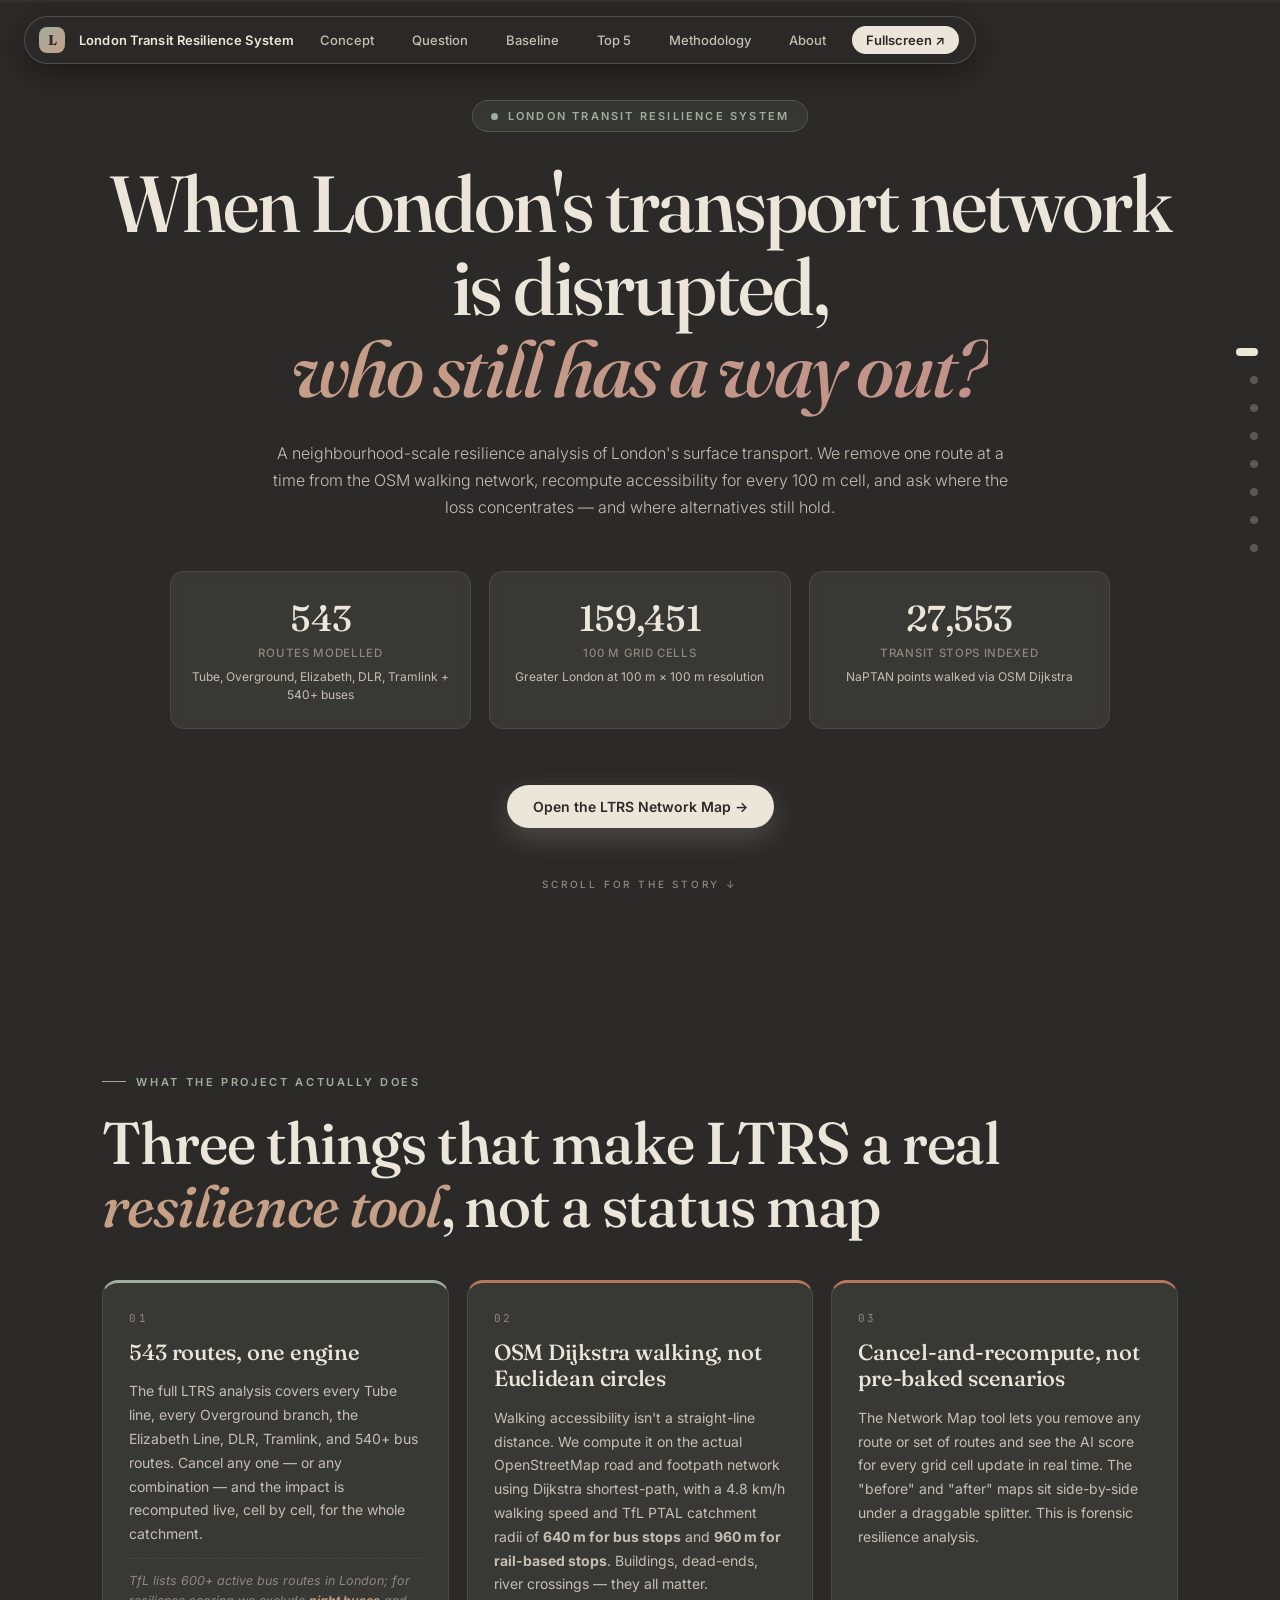
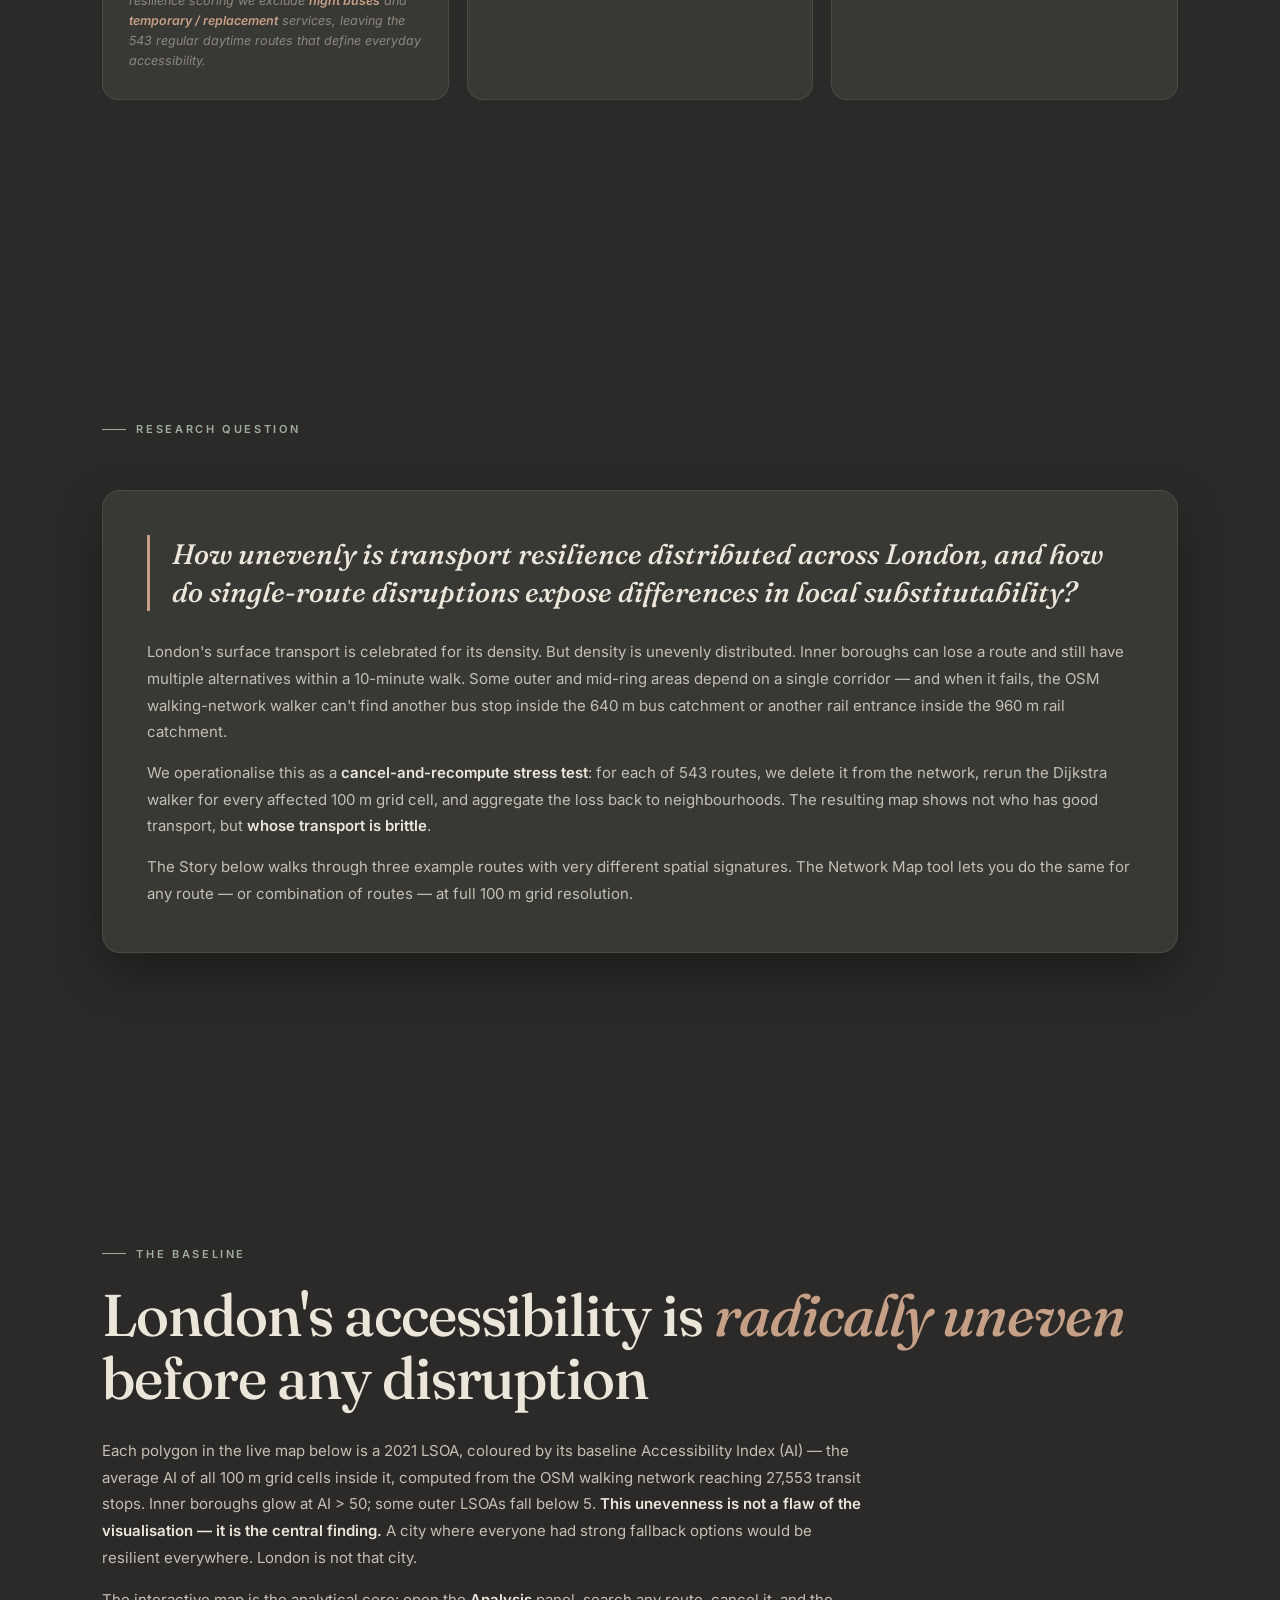
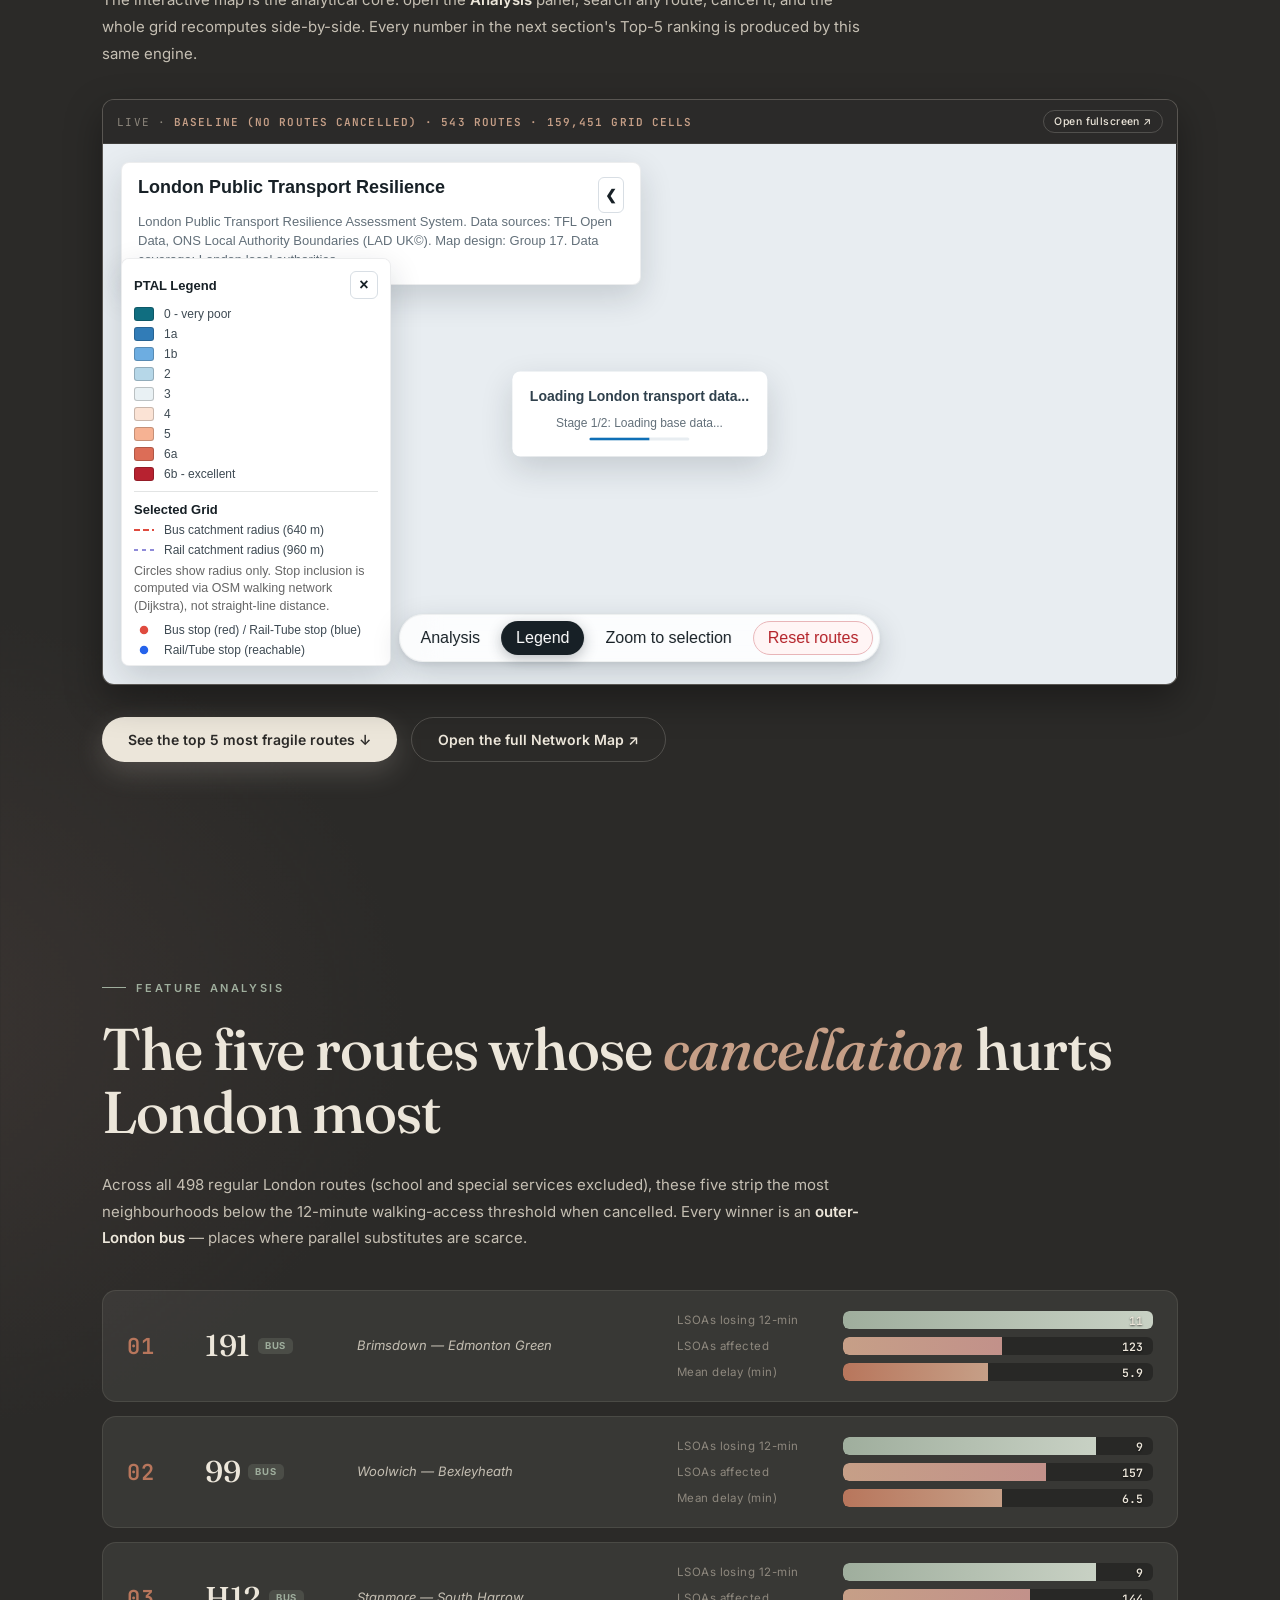
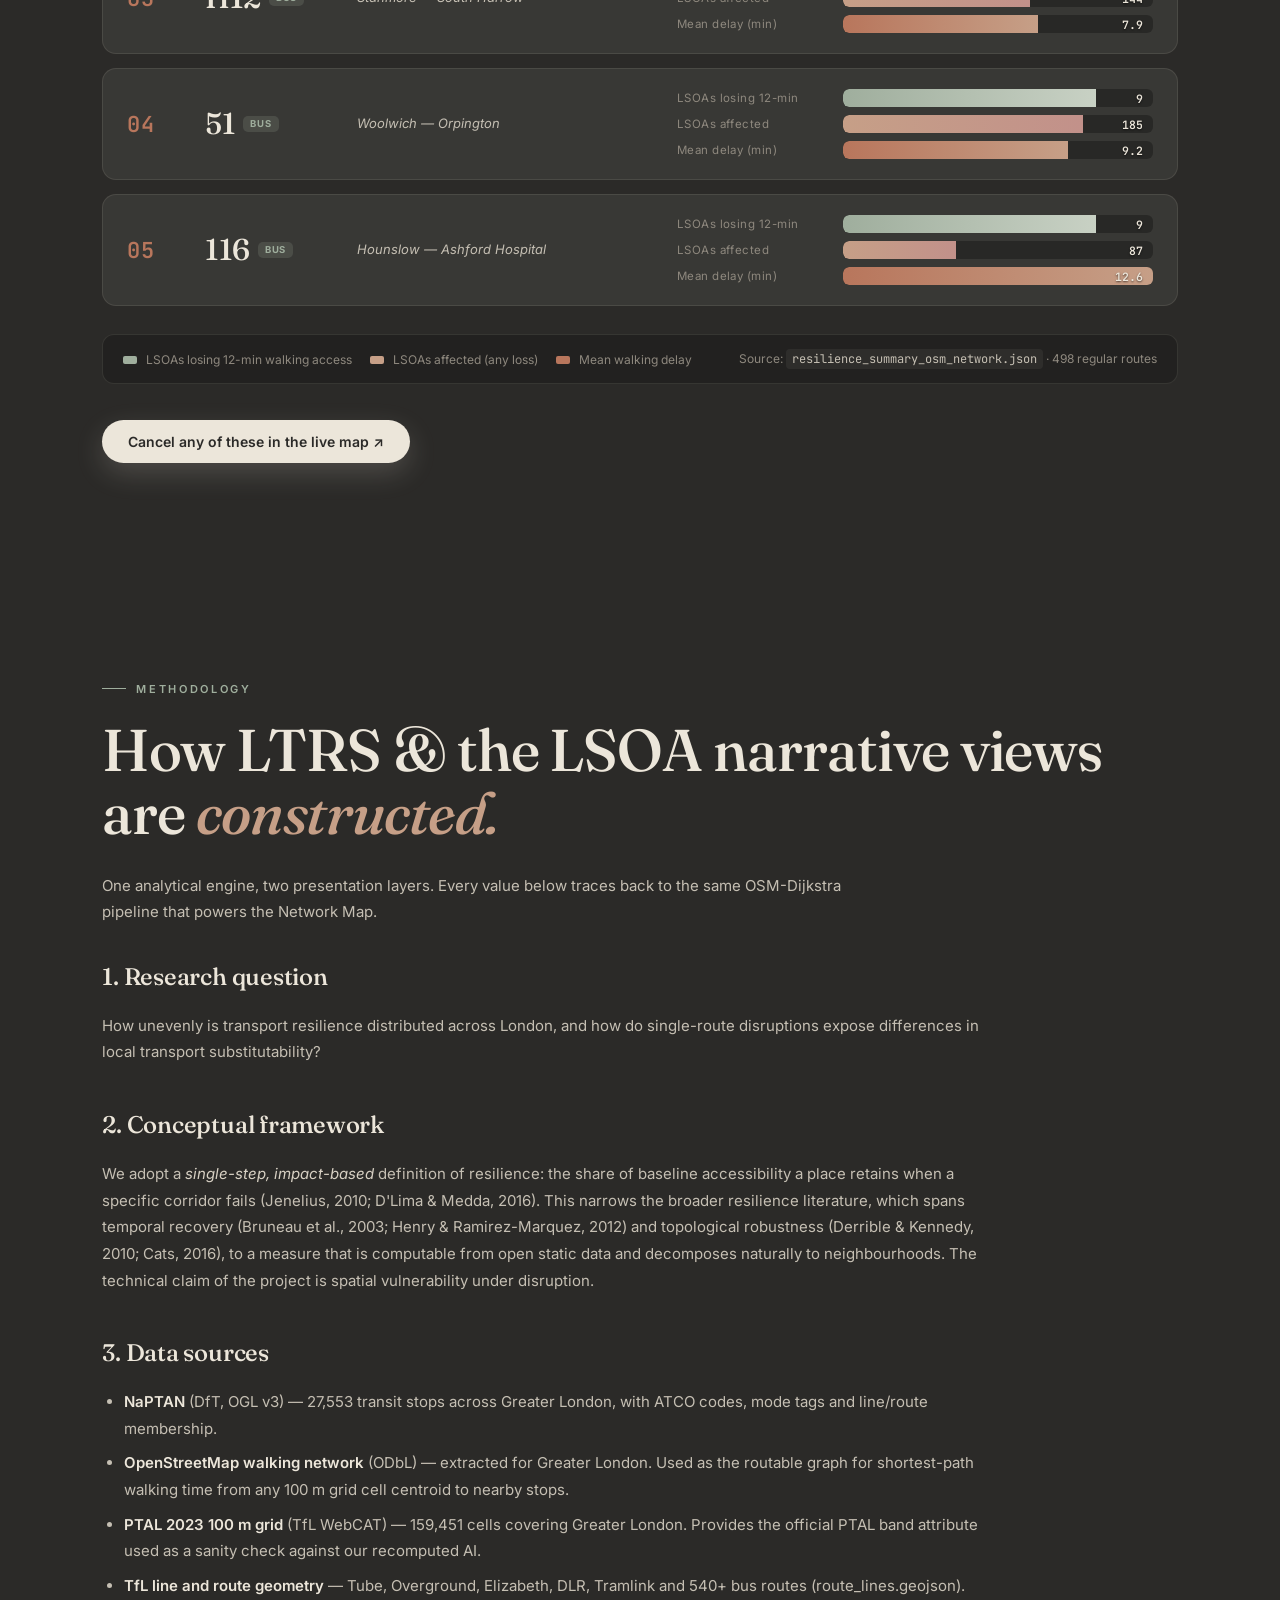
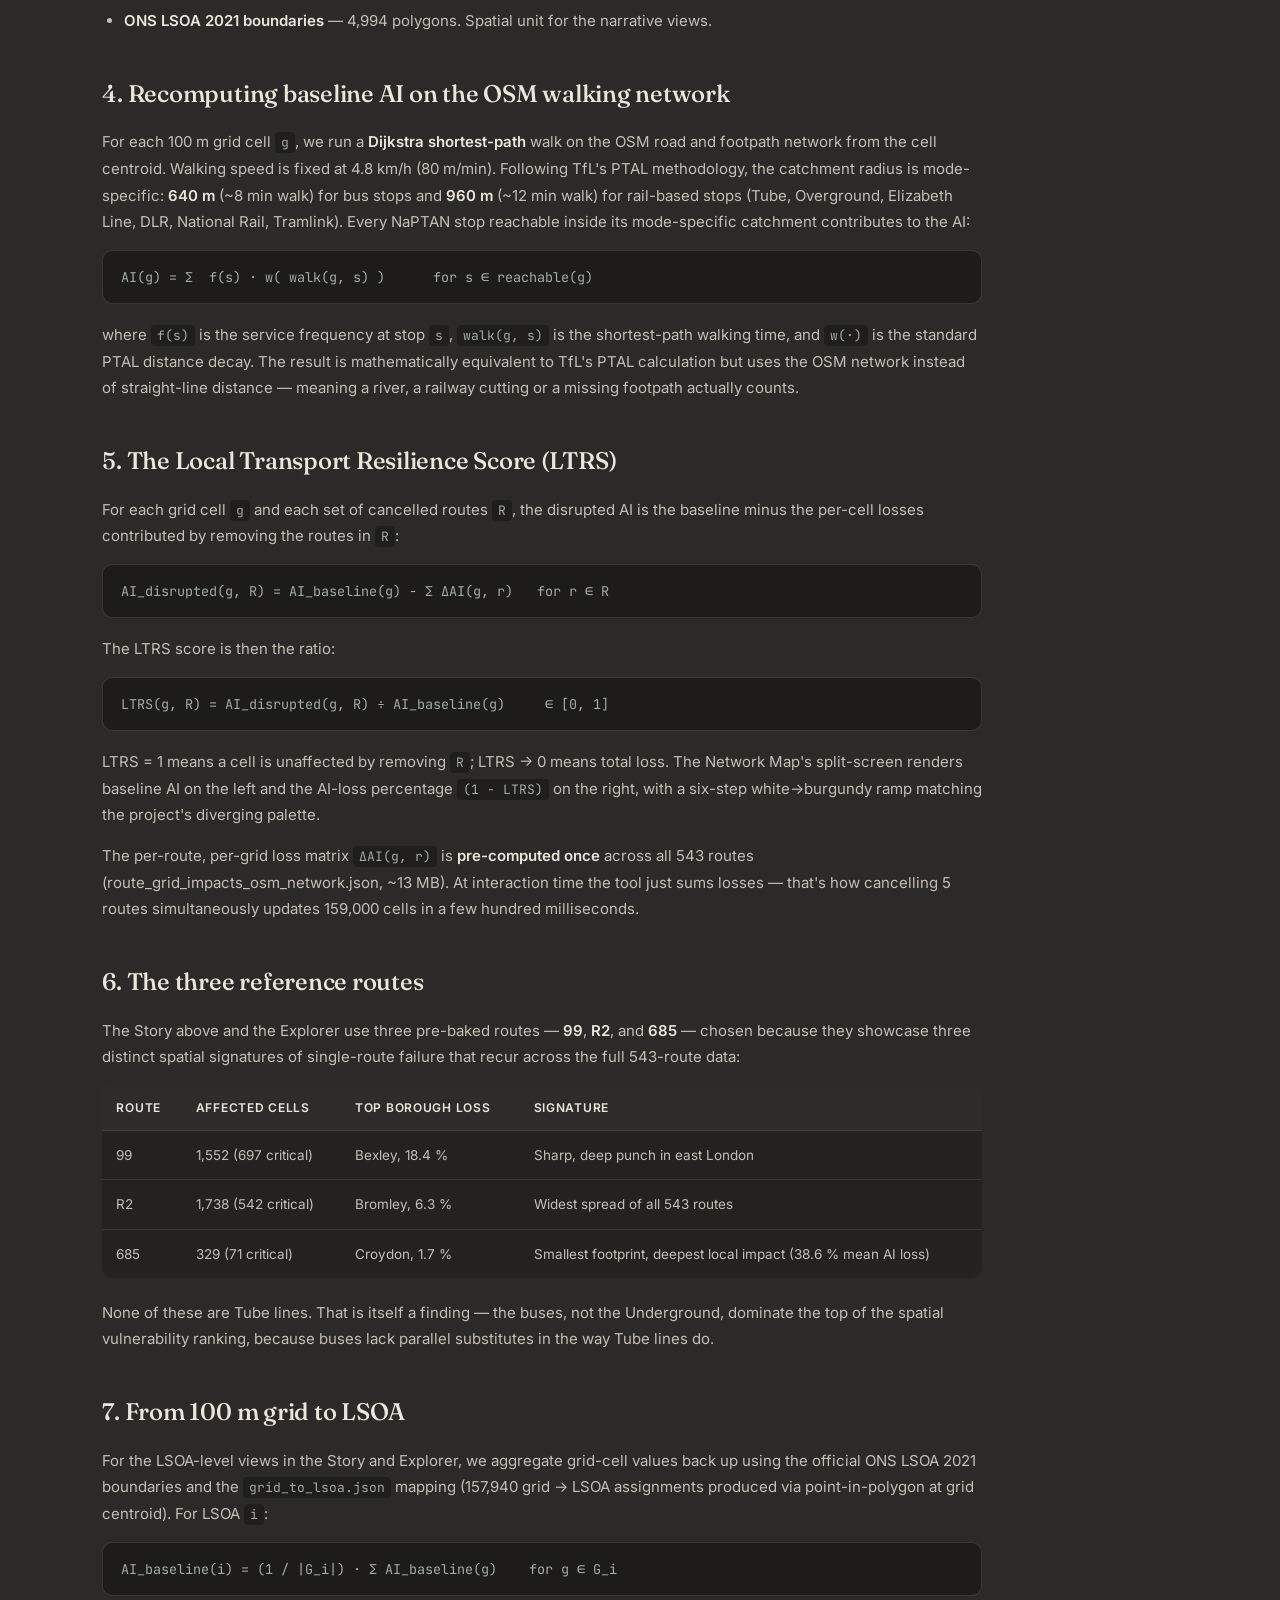
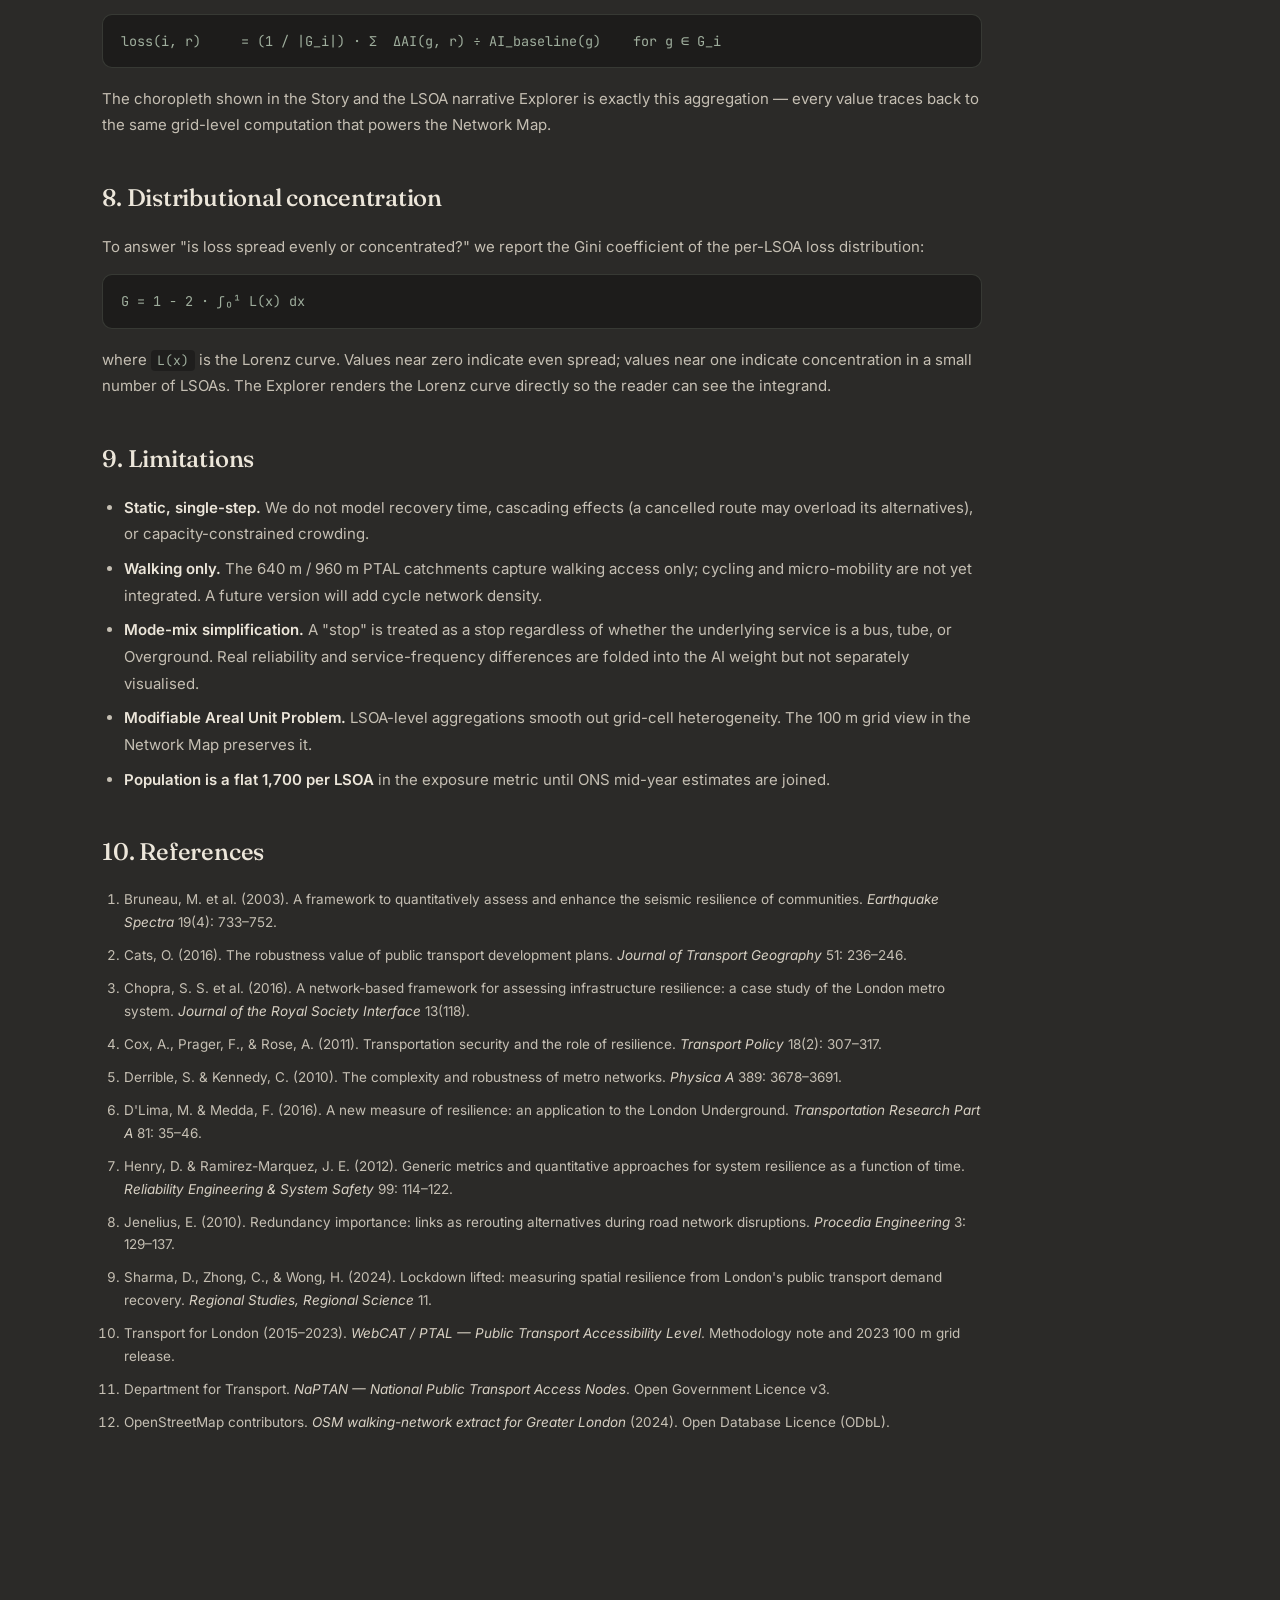
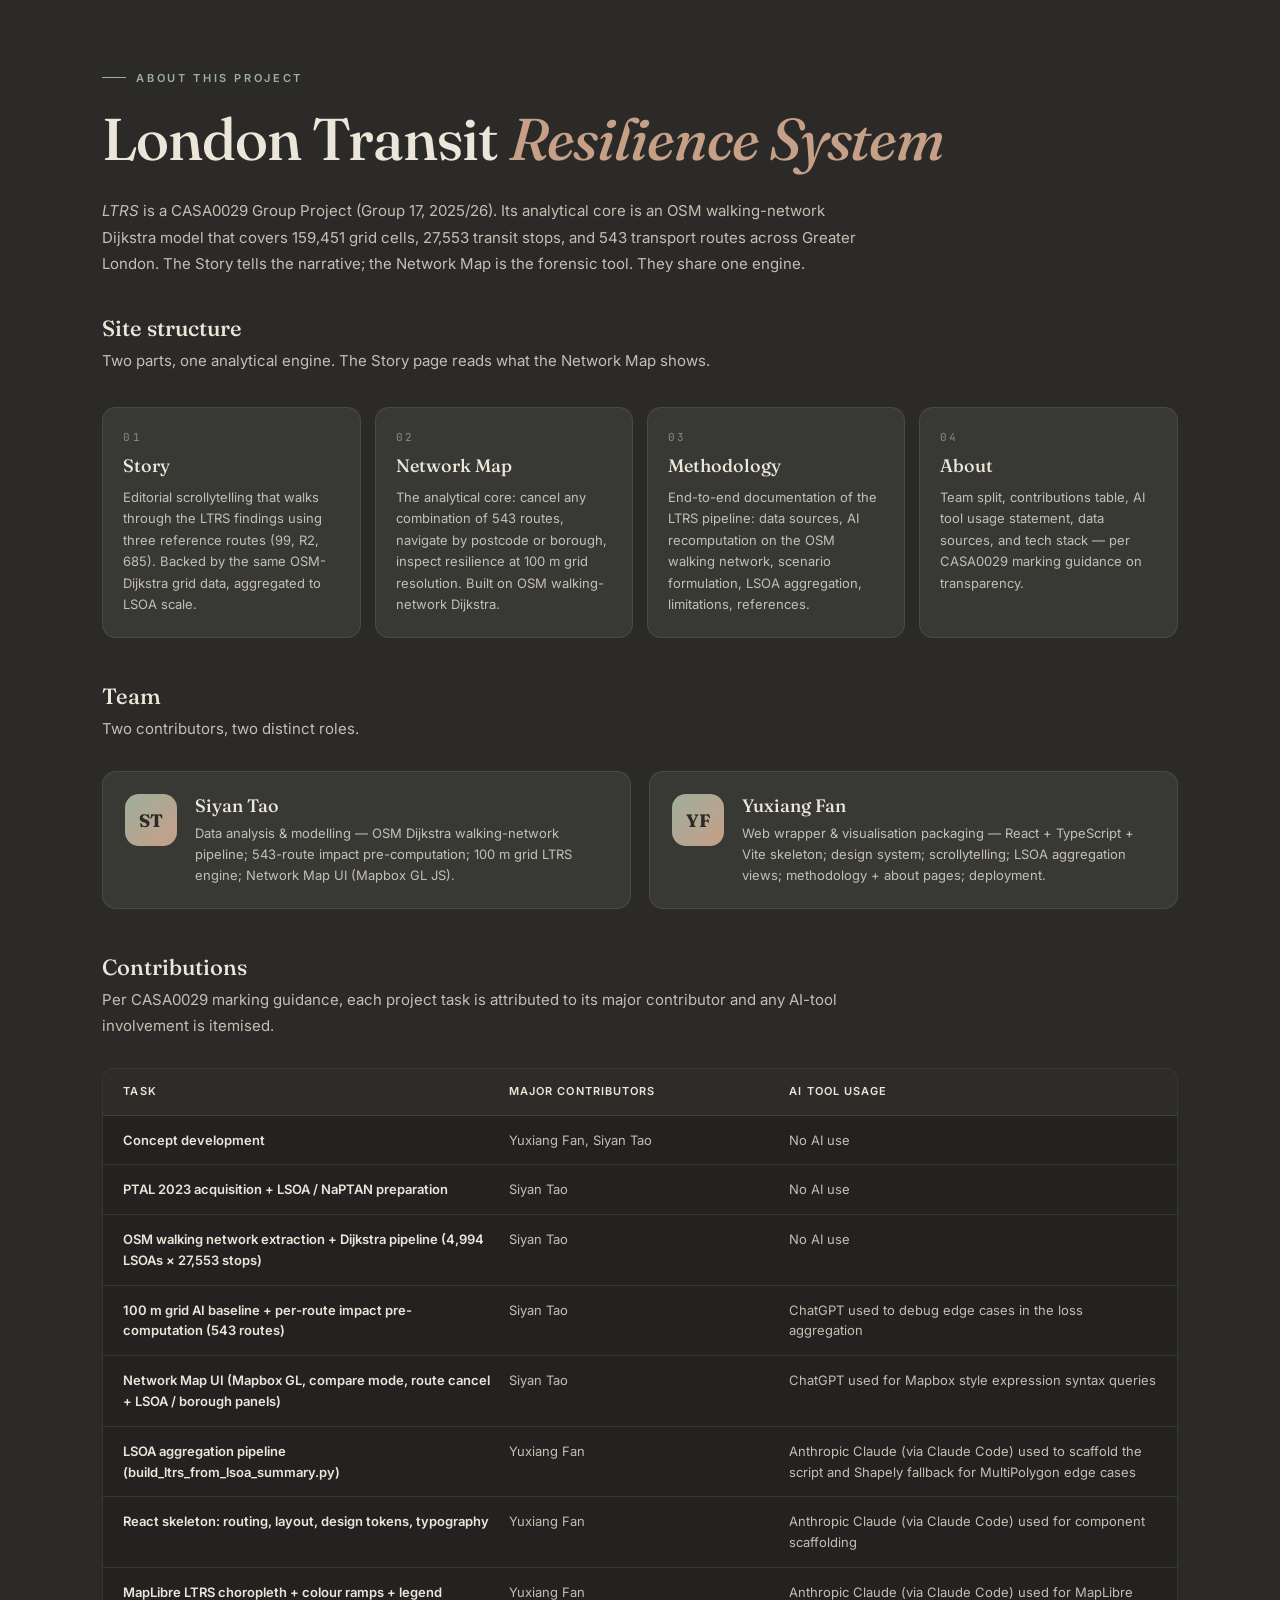
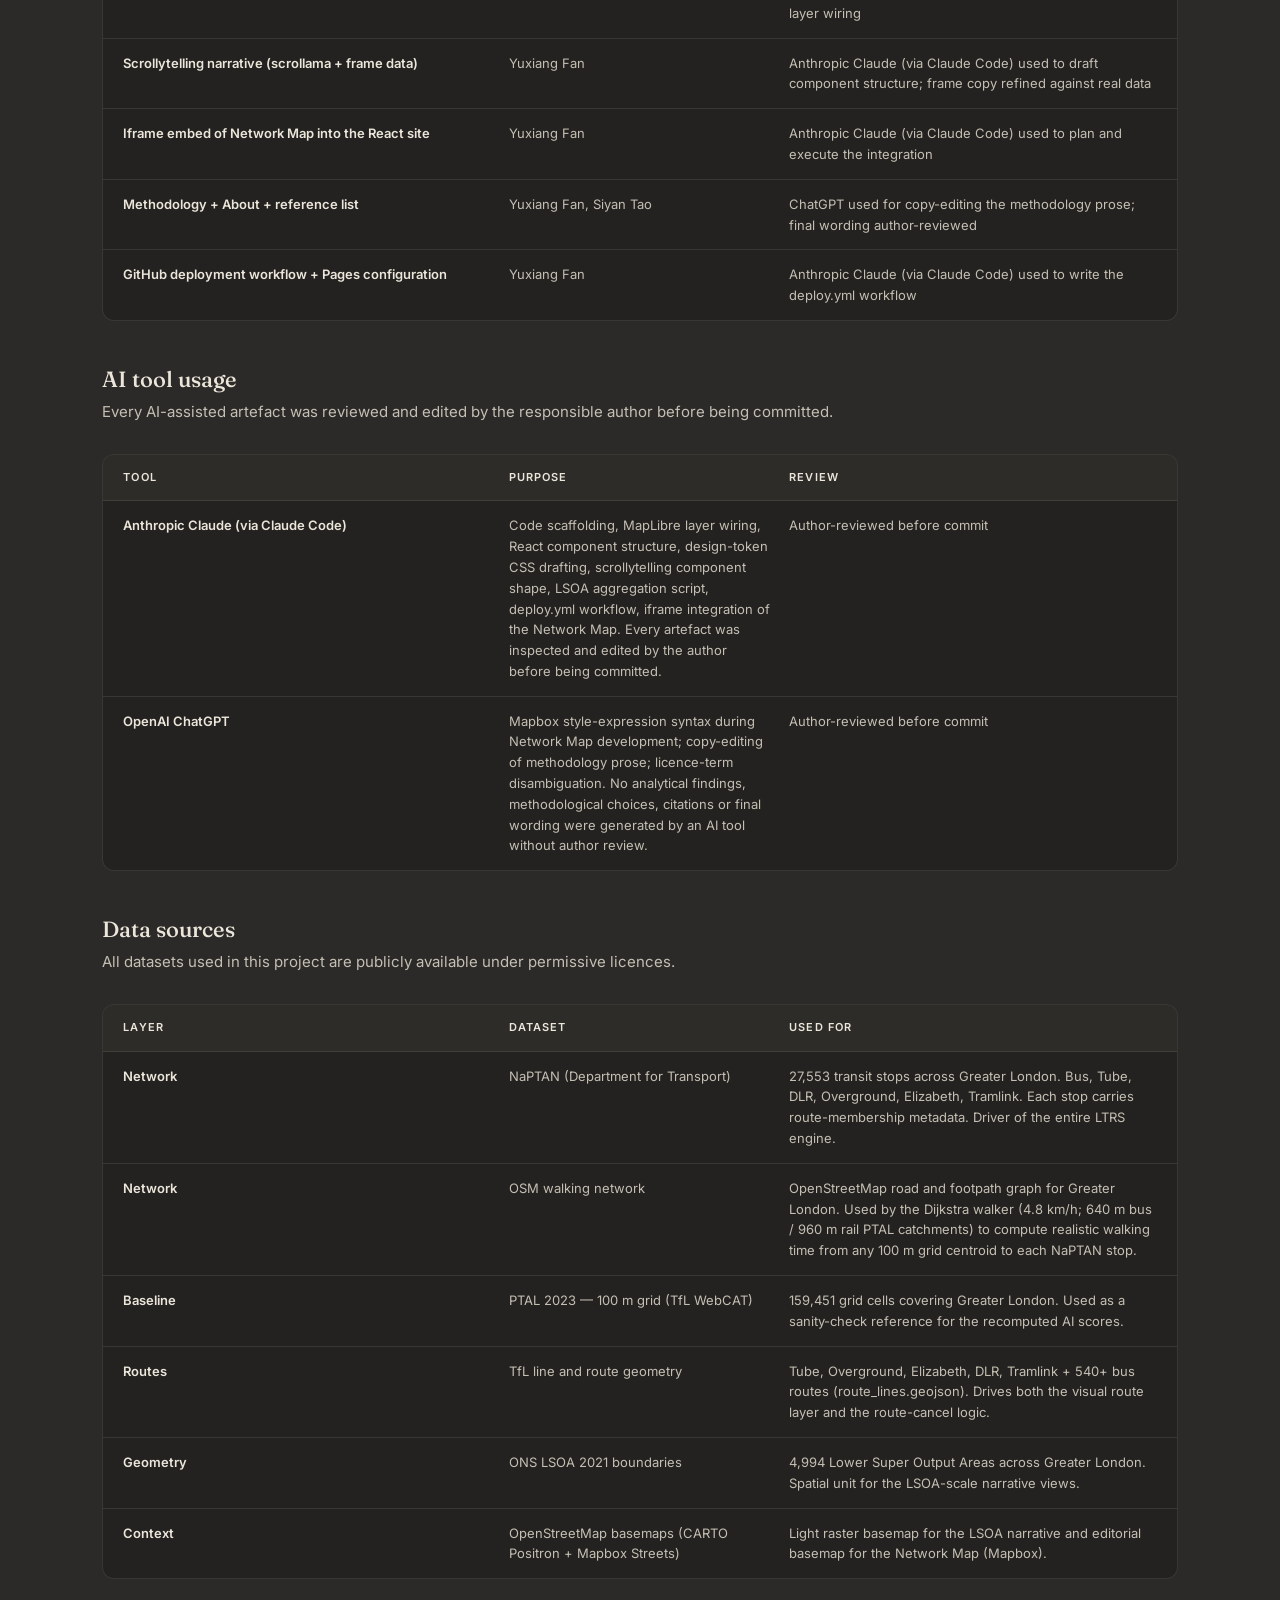
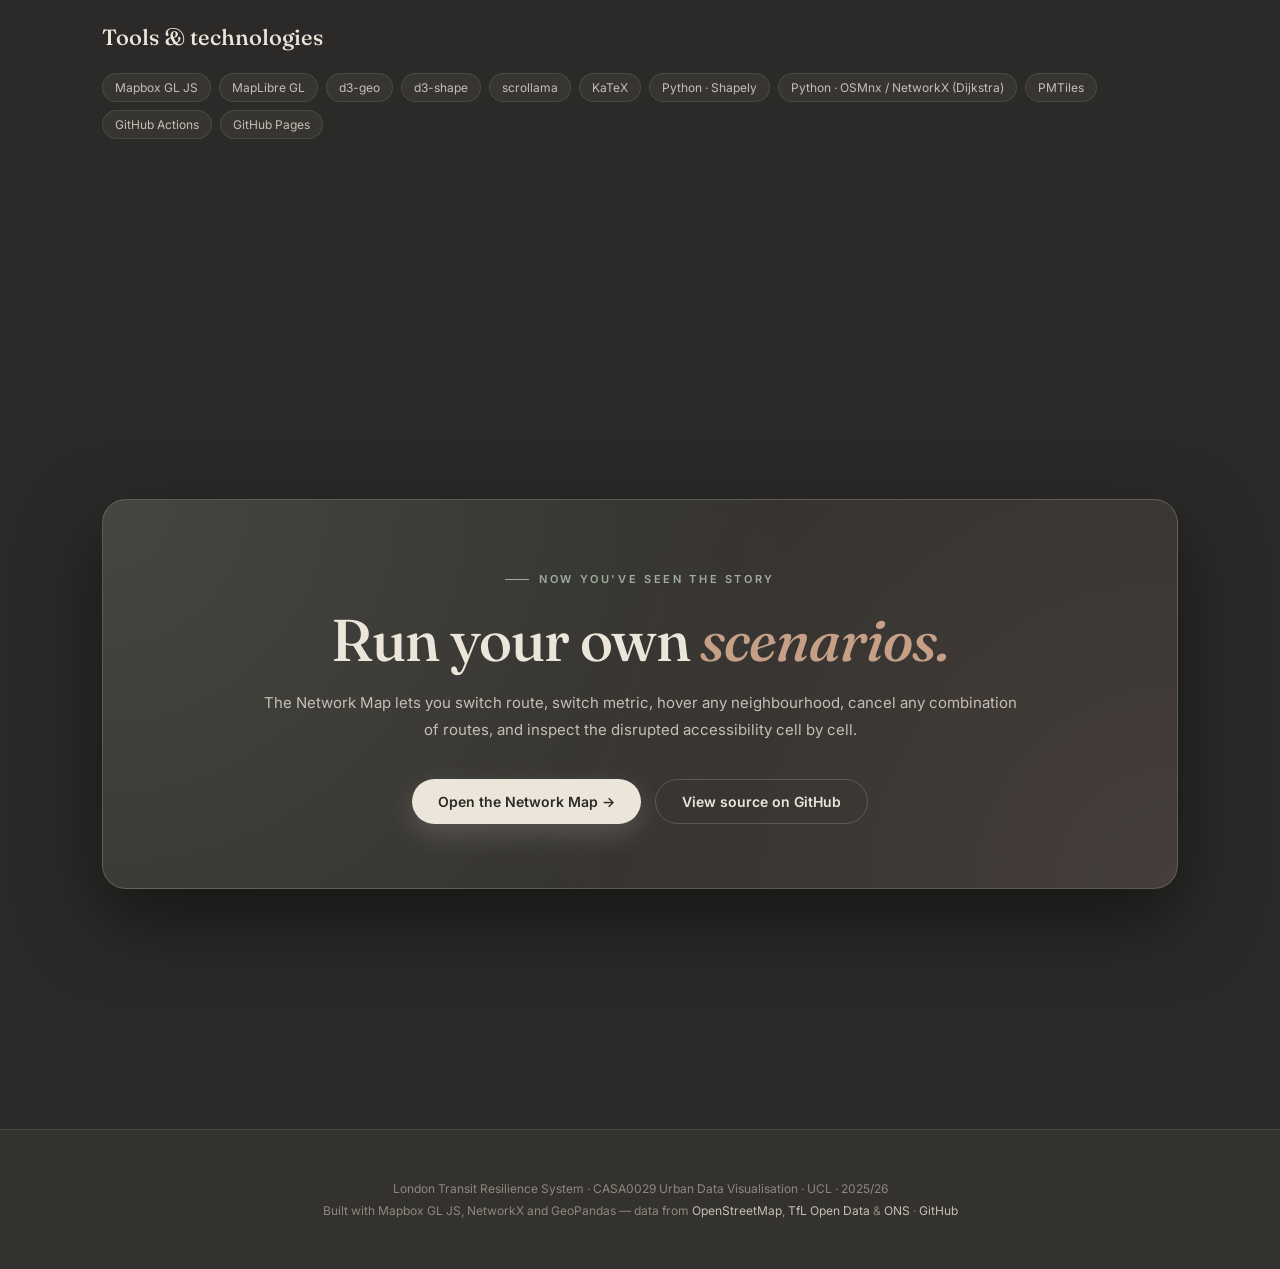
<file: story.html>
<!DOCTYPE html>
<html lang="en">
<head>
<meta charset="utf-8" />
<meta name="viewport" content="width=device-width, initial-scale=1" />
<title>London Transit Resilience System — A Visual Story</title>
<link href="https://fonts.googleapis.com/css2?family=Fraunces:opsz,wght@9..144,400;9..144,500;9..144,600;9..144,700&family=Inter:wght@300;400;500;600;700&family=JetBrains+Mono:wght@400;500&display=swap" rel="stylesheet">
<style>
:root {
    /* Morandi palette */
    --bg-0: #2b2a28;
    --bg-1: #34322f;
    --bg-2: #3e3c38;
    --paper: #ece6da;
    --paper-2: #d8d1c4;
    --ink: #2b2a28;
    --fg-0: #ece6da;
    --fg-1: #c5bfb3;
    --fg-2: #8e887e;

    --sage:        #9fae9d;
    --sage-pale:   #c8d1c4;
    --sand:        #cdbfa3;
    --clay:        #c69f87;
    --rose:        #c2918a;
    --terracotta:  #b8765c;
    --teal:        #819a98;
    --slate:       #8a96a4;
    --ochre:       #c2a26b;

    --line:        rgba(236, 230, 218, 0.10);
    --line-strong: rgba(236, 230, 218, 0.20);
    --card:        rgba(236, 230, 218, 0.04);
    --card-2:      rgba(236, 230, 218, 0.07);
}

* { box-sizing: border-box; }
html, body {
    margin: 0; padding: 0;
    background: var(--bg-0);
    color: var(--fg-0);
    font-family: 'Inter', -apple-system, system-ui, sans-serif;
    font-weight: 400;
    -webkit-font-smoothing: antialiased;
    overflow-x: hidden;
}
body {
    scroll-behavior: smooth;
    background:
        radial-gradient(1100px 800px at 80% -10%, rgba(159, 174, 157, 0.10), transparent 60%),
        radial-gradient(900px 700px at -10% 30%, rgba(194, 145, 138, 0.10), transparent 60%),
        radial-gradient(1100px 700px at 50% 110%, rgba(184, 118, 92, 0.07), transparent 60%),
        var(--bg-0);
}
::selection { background: rgba(159, 174, 157, 0.45); color: var(--ink); }

/* ============== TOP NAV ============== */
#progress {
    position: fixed; top: 0; left: 0; right: 0;
    height: 2px; background: rgba(255,255,255,0.04);
    z-index: 1000;
}
#progress-bar {
    height: 100%; width: 0%;
    background: linear-gradient(90deg, var(--sage), var(--clay), var(--terracotta));
    transition: width 0.15s ease-out;
}
#topnav {
    position: fixed; top: 16px; left: 24px;
    z-index: 999;
    display: flex; align-items: center; gap: 14px;
    background: rgba(43, 42, 40, 0.7);
    backdrop-filter: blur(20px) saturate(140%);
    -webkit-backdrop-filter: blur(20px) saturate(140%);
    border: 1px solid var(--line-strong);
    padding: 9px 16px 9px 14px;
    border-radius: 999px;
    font-size: 13px;
    color: var(--fg-1);
    box-shadow: 0 8px 32px rgba(0,0,0,0.4);
}
#topnav .logo {
    width: 26px; height: 26px;
    border-radius: 8px;
    background: linear-gradient(135deg, var(--sage), var(--clay));
    display: flex; align-items: center; justify-content: center;
    color: var(--ink); font-weight: 700; font-size: 14px;
    font-family: 'Fraunces', serif;
}
#topnav strong { color: var(--fg-0); font-weight: 600; letter-spacing: 0.01em; }
#topnav a {
    color: var(--fg-1); text-decoration: none;
    padding: 5px 12px; border-radius: 999px;
    transition: background 0.2s, color 0.2s;
    font-weight: 500;
}
#topnav a:hover { background: rgba(236,230,218,0.08); color: var(--paper); }
#topnav .launch {
    background: var(--paper);
    color: var(--ink);
    padding: 6px 14px;
    font-weight: 600;
}
#topnav .launch:hover { color: var(--ink); background: var(--sage-pale); }

/* side dot nav */
#sidenav {
    position: fixed; top: 50%; right: 22px;
    transform: translateY(-50%);
    z-index: 999;
    display: flex; flex-direction: column; gap: 14px;
}
#sidenav button {
    background: transparent; border: none; cursor: pointer;
    width: 40px; height: 14px;
    display: flex; align-items: center; justify-content: flex-end;
    padding: 0; position: relative;
}
#sidenav .pip {
    width: 8px; height: 8px; border-radius: 50%;
    background: rgba(236,230,218,0.25);
    transition: all 0.25s cubic-bezier(.5,0,.2,1.4);
}
#sidenav button:hover .pip { background: var(--sage); transform: scale(1.3); }
#sidenav button.active .pip {
    background: var(--paper);
    width: 22px; border-radius: 5px;
}
#sidenav .label {
    position: absolute; right: 22px; top: 50%; transform: translateY(-50%) translateX(8px);
    background: rgba(43,42,40,0.95);
    border: 1px solid var(--line-strong);
    color: var(--fg-0);
    font-size: 11px; padding: 5px 10px; border-radius: 6px;
    white-space: nowrap;
    opacity: 0; pointer-events: none;
    transition: opacity 0.2s, transform 0.2s;
    font-weight: 500;
}
#sidenav button:hover .label { opacity: 1; transform: translateY(-50%) translateX(0); }

/* ============== SLIDES ============== */
section.slide {
    min-height: 100vh;
    padding: 120px 8vw 90px;
    display: flex; flex-direction: column; justify-content: center;
    position: relative;
}
section.slide.hero { padding-top: 100px; }
.slide-inner { max-width: 1180px; margin: 0 auto; width: 100%; }
.slide-inner.wide { max-width: 1320px; }

.eyebrow {
    display: inline-flex; align-items: center; gap: 10px;
    color: var(--sage);
    font-size: 11px; font-weight: 600;
    letter-spacing: 0.24em; text-transform: uppercase;
    margin-bottom: 22px;
}
.eyebrow::before {
    content: ''; width: 24px; height: 1px;
    background: var(--sage);
}
.slide h2 {
    font-family: 'Fraunces', Georgia, serif;
    font-size: clamp(34px, 4.6vw, 60px);
    font-weight: 500; line-height: 1.08;
    margin: 0 0 28px; letter-spacing: -0.018em;
    color: var(--paper);
}
.slide h2 em {
    font-style: italic;
    color: var(--clay);
    font-weight: 500;
}
.slide .body {
    font-size: clamp(15px, 1.05vw, 17px);
    color: var(--fg-1); line-height: 1.78;
    max-width: 760px;
}
.slide .body p { margin: 0 0 16px; }
.slide .body p:last-child { margin-bottom: 0; }
.slide .body strong { color: var(--paper); font-weight: 600; }

/* ============== HERO ============== */
.hero-inner {
    max-width: 1180px; margin: 0 auto; width: 100%;
    text-align: center; position: relative;
}
.hero-eyebrow {
    display: inline-flex; align-items: center; gap: 10px;
    padding: 8px 18px;
    background: rgba(159, 174, 157, 0.10);
    color: var(--sage);
    border: 1px solid rgba(159, 174, 157, 0.24);
    border-radius: 999px;
    font-size: 11px; font-weight: 600;
    letter-spacing: 0.20em; text-transform: uppercase;
    margin-bottom: 30px;
}
.hero-eyebrow .pulse {
    width: 7px; height: 7px; border-radius: 50%;
    background: var(--sage);
    box-shadow: 0 0 0 0 rgba(159,174,157,0.6);
    animation: pulse 2.4s ease-out infinite;
}
@keyframes pulse {
    0% { box-shadow: 0 0 0 0 rgba(159,174,157,0.6); }
    70% { box-shadow: 0 0 0 12px rgba(159,174,157,0); }
    100% { box-shadow: 0 0 0 0 rgba(159,174,157,0); }
}
.hero h1 {
    font-family: 'Fraunces', Georgia, serif;
    font-size: clamp(40px, 6.2vw, 86px);
    font-weight: 500;
    line-height: 1.04;
    margin: 0 0 30px;
    letter-spacing: -0.026em;
    color: var(--paper);
}
.hero h1 em {
    font-style: italic;
    background: linear-gradient(135deg, var(--clay), var(--rose));
    -webkit-background-clip: text;
    background-clip: text;
    color: transparent;
    font-weight: 500;
}
.hero .lede {
    font-size: clamp(16px, 1.25vw, 19px);
    color: var(--fg-1); max-width: 740px; margin: 0 auto 50px;
    line-height: 1.7;
    font-weight: 300;
}
.hero-stats {
    display: grid;
    grid-template-columns: repeat(auto-fit, minmax(190px, 1fr));
    gap: 18px;
    max-width: 940px; margin: 0 auto 56px;
}
.hero-stat {
    background: var(--card-2);
    border: 1px solid var(--line);
    border-radius: 14px;
    padding: 24px 20px;
    backdrop-filter: blur(6px);
    transition: transform 0.3s, border-color 0.3s, background 0.3s;
}
.hero-stat:hover {
    transform: translateY(-3px);
    border-color: rgba(159,174,157,0.4);
    background: rgba(236,230,218,0.07);
}
.hero-stat .num {
    font-family: 'Fraunces', Georgia, serif;
    font-size: 36px; font-weight: 500;
    color: var(--paper);
    letter-spacing: -0.02em;
}
.hero-stat .lbl {
    font-size: 11.5px; color: var(--fg-2); margin-top: 6px;
    font-weight: 500; letter-spacing: 0.06em; text-transform: uppercase;
}
.hero-stat .note {
    font-size: 12px; color: var(--fg-1); margin-top: 8px;
    line-height: 1.5;
}

.scroll-cue {
    position: absolute; bottom: 28px; left: 50%; transform: translateX(-50%);
    color: var(--fg-2); font-size: 10px; letter-spacing: 0.28em;
    text-transform: uppercase;
    animation: bounce 2.4s ease-in-out infinite;
    font-weight: 500;
}
@keyframes bounce {
    0%, 100% { transform: translate(-50%, 0); opacity: 0.5; }
    50% { transform: translate(-50%, 8px); opacity: 1; }
}

/* ============== CONCEPT CARDS ============== */
.concept-grid {
    display: grid;
    grid-template-columns: repeat(3, 1fr);
    gap: 18px;
    margin-top: 42px;
}
@media (max-width: 1000px) { .concept-grid { grid-template-columns: 1fr; } }
.concept-card {
    background: var(--card-2);
    border: 1px solid var(--line);
    border-top: 3px solid var(--sage);
    border-radius: 16px;
    padding: 28px 26px;
    transition: transform 0.3s, border-color 0.3s, box-shadow 0.3s;
}
.concept-card.warm { border-top-color: var(--terracotta); }
.concept-card:hover {
    transform: translateY(-4px);
    box-shadow: 0 18px 40px rgba(0,0,0,0.4);
}
.concept-card .ix {
    font-family: 'JetBrains Mono', monospace;
    font-size: 11px; color: var(--fg-2);
    letter-spacing: 0.2em; margin-bottom: 14px;
}
.concept-card h3 {
    font-family: 'Fraunces', serif;
    font-size: 22px; font-weight: 500;
    margin: 0 0 14px;
    color: var(--paper);
    letter-spacing: -0.01em;
    line-height: 1.2;
}
.concept-card p {
    font-size: 14px; color: var(--fg-1); line-height: 1.7; margin: 0;
}
.concept-card p.footnote {
    margin-top: 12px;
    padding-top: 12px;
    border-top: 1px dashed var(--line);
    font-size: 12.5px;
    color: var(--fg-2);
    line-height: 1.6;
}
.concept-card p.footnote strong { color: var(--clay); font-weight: 600; }

/* ============== RESEARCH QUESTION ============== */
.rq-card {
    background: var(--card-2);
    border: 1px solid var(--line);
    border-radius: 18px;
    padding: 44px 44px;
    margin-top: 32px;
    box-shadow: 0 20px 50px rgba(0,0,0,0.32);
}
@media (max-width: 700px) { .rq-card { padding: 30px 24px; } }
.rq-quote {
    font-family: 'Fraunces', serif;
    font-size: clamp(22px, 2.2vw, 30px);
    font-weight: 500;
    line-height: 1.35;
    color: var(--paper);
    border-left: 3px solid var(--clay);
    padding-left: 22px;
    margin: 0 0 28px;
    font-style: italic;
}
.rq-body p {
    font-size: 15px; color: var(--fg-1); line-height: 1.78; margin: 0 0 14px;
}
.rq-body p:last-child { margin-bottom: 0; }
.rq-body strong { color: var(--paper); font-weight: 600; }

/* ============== STORY ACTS ============== */
.act-list { display: flex; flex-direction: column; gap: 22px; margin-top: 38px; }
.act-card {
    background: var(--card-2);
    border: 1px solid var(--line);
    border-radius: 18px;
    padding: 32px 36px;
    box-shadow: 0 14px 36px rgba(0,0,0,0.28);
}
@media (max-width: 700px) { .act-card { padding: 26px 22px; } }
.act-label {
    font-family: 'JetBrains Mono', monospace;
    font-size: 11px; font-weight: 600;
    color: var(--clay);
    letter-spacing: 0.18em; text-transform: uppercase;
    margin-bottom: 10px;
}
.act-card h3 {
    font-family: 'Fraunces', serif;
    font-size: clamp(22px, 2.2vw, 30px);
    font-weight: 500;
    margin: 0 0 16px;
    color: var(--paper);
    letter-spacing: -0.012em;
    line-height: 1.22;
}
.act-card .caption {
    font-size: 14px;
    color: var(--fg-1);
    background: rgba(0,0,0,0.22);
    border-left: 2px solid var(--sage);
    padding: 14px 18px;
    border-radius: 8px;
    line-height: 1.7;
    margin: 0 0 22px;
}
.act-card .paras p {
    font-size: 15px; color: var(--fg-1); line-height: 1.78; margin: 0 0 14px;
}
.act-card .paras p:last-child { margin-bottom: 0; }
.act-card .paras strong { color: var(--paper); font-weight: 600; }

/* embedded scenario mini-map inside each Act card */
.act-map {
    margin-top: 22px;
    border-radius: 12px;
    overflow: hidden;
    border: 1px solid var(--line-strong);
    background: var(--bg-1);
    box-shadow: 0 14px 36px rgba(0,0,0,0.35);
    position: relative;
}
.act-map .bar {
    display: flex; align-items: center; justify-content: space-between;
    padding: 10px 14px;
    background: rgba(43,42,40,0.9);
    border-bottom: 1px solid var(--line);
    font-family: 'JetBrains Mono', monospace;
    font-size: 11px;
    letter-spacing: 0.10em;
    color: var(--fg-2);
    text-transform: uppercase;
    gap: 12px; flex-wrap: wrap;
}
.act-map .bar .scenario {
    color: var(--clay);
    font-weight: 600;
}
.act-map .bar a {
    color: var(--paper);
    text-decoration: none;
    border: 1px solid var(--line-strong);
    padding: 4px 10px; border-radius: 999px;
    font-size: 10.5px; font-weight: 500;
    transition: background 0.2s, border-color 0.2s;
    text-transform: none;
    letter-spacing: 0.04em;
    font-family: 'Inter', sans-serif;
}
.act-map .bar a:hover { background: rgba(236,230,218,0.08); border-color: var(--sage); }
.act-map iframe {
    width: 100%;
    height: 540px;
    border: 0;
    display: block;
    background: var(--bg-0);
}
@media (max-width: 700px) { .act-map iframe { height: 420px; } }

/* ============== TOP 5 ROUTES — feature analysis ============== */
.top5-wrap {
    display: flex;
    flex-direction: column;
    gap: 14px;
    margin-top: 38px;
}
.top5-row {
    display: grid;
    grid-template-columns: 56px 130px 1fr 1.6fr;
    gap: 22px;
    align-items: center;
    background: var(--card-2);
    border: 1px solid var(--line);
    border-radius: 14px;
    padding: 20px 24px;
    transition: transform 0.3s, border-color 0.3s, box-shadow 0.3s;
}
.top5-row:hover {
    transform: translateX(4px);
    border-color: rgba(184,118,92,0.30);
    box-shadow: 0 14px 32px rgba(0,0,0,0.32);
}
@media (max-width: 900px) {
    .top5-row { grid-template-columns: 1fr; gap: 10px; padding: 18px 20px; }
}
.top5-row .rk {
    font-family: 'JetBrains Mono', monospace;
    font-size: 22px; font-weight: 600;
    color: var(--terracotta);
    letter-spacing: 0.04em;
}
.top5-row .rt {
    font-family: 'Fraunces', serif;
    font-size: 30px; font-weight: 500;
    color: var(--paper);
    letter-spacing: -0.02em;
    display: inline-flex; align-items: center; gap: 8px;
    line-height: 1;
}
.top5-row .rt .badge {
    font-family: 'Inter', sans-serif;
    font-size: 9.5px; font-weight: 700;
    background: rgba(159,174,157,0.18);
    color: var(--sage);
    padding: 3px 7px; border-radius: 5px;
    letter-spacing: 0.10em;
}
.top5-row .ar {
    font-size: 13px; color: var(--fg-1);
    font-style: italic;
    line-height: 1.5;
}
.bar-grid {
    display: grid;
    grid-template-columns: minmax(150px, max-content) 1fr;
    gap: 8px 16px;
    align-items: center;
}
.bar-label {
    font-size: 11.5px;
    color: var(--fg-2);
    letter-spacing: 0.04em;
}
.bar-track {
    position: relative;
    height: 18px;
    background: rgba(0,0,0,0.28);
    border-radius: 6px;
    overflow: hidden;
}
.bar-fill {
    height: 100%;
    background: linear-gradient(90deg, var(--sage), var(--sage-pale));
    border-radius: 6px 0 0 6px;
    transition: width 0.6s cubic-bezier(.2,.7,.2,1);
}
.bar-fill.alt   { background: linear-gradient(90deg, var(--clay), var(--rose)); }
.bar-fill.warm  { background: linear-gradient(90deg, var(--terracotta), var(--clay)); }
.bar-val {
    position: absolute;
    top: 50%; right: 10px;
    transform: translateY(-50%);
    font-family: 'JetBrains Mono', monospace;
    font-size: 11.5px; font-weight: 600;
    color: var(--paper);
    text-shadow: 0 1px 2px rgba(0,0,0,0.6);
}

.top5-legend {
    display: flex; flex-wrap: wrap; align-items: center; gap: 18px;
    margin-top: 28px;
    padding: 16px 20px;
    background: rgba(0,0,0,0.2);
    border-radius: 12px;
    border: 1px solid var(--line);
    font-size: 12px; color: var(--fg-2);
}
.top5-legend .sw {
    display: inline-block;
    width: 14px; height: 8px; border-radius: 2px;
    margin-right: 6px;
    vertical-align: middle;
}
.top5-legend .sw.sage  { background: var(--sage); }
.top5-legend .sw.clay  { background: var(--clay); }
.top5-legend .sw.terra { background: var(--terracotta); }
.top5-legend .src { margin-left: auto; }
.top5-legend code {
    font-family: 'JetBrains Mono', monospace;
    background: rgba(236,230,218,0.06);
    padding: 2px 6px; border-radius: 4px;
    color: var(--fg-1);
}

/* ============== CTA buttons ============== */
.cta-buttons {
    display: flex; gap: 14px; flex-wrap: wrap;
    margin-top: 36px;
}
.cta-buttons a {
    display: inline-flex; align-items: center; gap: 8px;
    padding: 13px 26px; border-radius: 999px;
    text-decoration: none; font-size: 14px; font-weight: 600;
    transition: transform 0.2s, box-shadow 0.2s;
}
.cta-buttons a:hover { transform: translateY(-2px); }
.cta-buttons .primary {
    background: var(--paper);
    color: var(--ink);
    box-shadow: 0 10px 28px rgba(236,230,218,0.18);
}
.cta-buttons .primary:hover { box-shadow: 0 14px 36px rgba(236,230,218,0.28); }
.cta-buttons .secondary {
    background: transparent; color: var(--fg-0);
    border: 1px solid var(--line-strong);
}
.cta-buttons .secondary:hover { border-color: var(--sage); color: var(--sage); }

/* ============== METHODOLOGY (prose) ============== */
.prose {
    color: var(--fg-1);
    font-size: 15px;
    line-height: 1.78;
    max-width: 880px;
    margin-top: 30px;
}
.prose h3 {
    font-family: 'Fraunces', serif;
    font-size: 24px; font-weight: 500;
    color: var(--paper);
    margin: 38px 0 14px;
    letter-spacing: -0.01em;
}
.prose h3:first-child { margin-top: 8px; }
.prose p { margin: 0 0 14px; }
.prose strong { color: var(--paper); font-weight: 600; }
.prose em { color: var(--paper-2); font-style: italic; }
.prose ul, .prose ol {
    margin: 6px 0 18px; padding-left: 22px;
}
.prose li { margin: 0 0 8px; }
.prose code {
    font-family: 'JetBrains Mono', monospace;
    font-size: 13px;
    background: rgba(0,0,0,0.28);
    color: var(--sage);
    padding: 2px 6px; border-radius: 4px;
}
.prose .formula {
    font-family: 'JetBrains Mono', monospace;
    font-size: 13.5px;
    color: var(--sage);
    background: rgba(0,0,0,0.32);
    padding: 14px 18px;
    border-radius: 10px;
    border: 1px solid rgba(159,174,157,0.20);
    margin: 12px 0 18px;
    overflow-x: auto;
    white-space: pre;
}
.prose-table {
    width: 100%;
    border-collapse: collapse;
    font-size: 13.5px;
    margin: 12px 0 22px;
    background: rgba(0,0,0,0.18);
    border-radius: 10px;
    overflow: hidden;
}
.prose-table th, .prose-table td {
    text-align: left;
    padding: 12px 14px;
    border-bottom: 1px solid var(--line);
    color: var(--fg-1);
}
.prose-table th {
    background: rgba(236,230,218,0.05);
    color: var(--paper);
    font-weight: 600;
    font-size: 12px;
    letter-spacing: 0.06em;
    text-transform: uppercase;
}
.prose-table tr:last-child td { border-bottom: 0; }

.references {
    font-size: 13.5px;
    line-height: 1.7;
    color: var(--fg-1);
    padding-left: 22px;
}
.references li { margin: 0 0 10px; }
.references em { color: var(--paper-2); }

/* ============== ABOUT ============== */
.about-grid {
    display: grid;
    grid-template-columns: repeat(4, 1fr);
    gap: 14px;
    margin-top: 32px;
}
@media (max-width: 1000px) { .about-grid { grid-template-columns: repeat(2, 1fr); } }
@media (max-width: 540px) { .about-grid { grid-template-columns: 1fr; } }
.about-card {
    background: var(--card-2);
    border: 1px solid var(--line);
    border-radius: 14px;
    padding: 22px 20px;
    transition: transform 0.3s, border-color 0.3s;
}
.about-card:hover { transform: translateY(-3px); border-color: rgba(159,174,157,0.35); }
.about-card .num {
    font-family: 'JetBrains Mono', monospace;
    font-size: 11px;
    color: var(--fg-2);
    letter-spacing: 0.2em;
    margin-bottom: 10px;
}
.about-card h4 {
    font-family: 'Fraunces', serif;
    font-size: 18px; font-weight: 500;
    margin: 0 0 10px;
    color: var(--paper);
}
.about-card p {
    font-size: 13px; color: var(--fg-1); line-height: 1.65; margin: 0;
}

.team-grid {
    display: grid;
    grid-template-columns: 1fr 1fr;
    gap: 18px;
    margin-top: 28px;
}
@media (max-width: 700px) { .team-grid { grid-template-columns: 1fr; } }
.team-card {
    display: flex; align-items: flex-start; gap: 18px;
    background: var(--card-2);
    border: 1px solid var(--line);
    border-radius: 14px;
    padding: 22px;
}
.team-avatar {
    width: 52px; height: 52px;
    border-radius: 14px;
    background: linear-gradient(135deg, var(--sage), var(--clay));
    color: var(--ink);
    font-family: 'Fraunces', serif;
    font-weight: 700; font-size: 18px;
    display: flex; align-items: center; justify-content: center;
    flex-shrink: 0;
}
.team-card .name {
    font-family: 'Fraunces', serif;
    font-size: 18px; font-weight: 500;
    color: var(--paper);
    margin: 0 0 6px;
}
.team-card .role {
    font-size: 13px; color: var(--fg-1); line-height: 1.6; margin: 0;
}

.contrib-table {
    margin-top: 28px;
    background: rgba(0,0,0,0.18);
    border-radius: 12px;
    overflow: hidden;
    border: 1px solid var(--line);
}
.contrib-row {
    display: grid;
    grid-template-columns: 1.4fr 1fr 1.4fr;
    gap: 18px;
    padding: 14px 20px;
    font-size: 13px;
    color: var(--fg-1);
    border-bottom: 1px solid var(--line);
    line-height: 1.6;
}
.contrib-row:last-child { border-bottom: 0; }
.contrib-row.head {
    background: rgba(236,230,218,0.05);
    color: var(--paper);
    font-size: 11px;
    letter-spacing: 0.10em;
    text-transform: uppercase;
    font-weight: 600;
}
.contrib-row strong { color: var(--paper); font-weight: 600; }
@media (max-width: 760px) {
    .contrib-row { grid-template-columns: 1fr; gap: 6px; }
    .contrib-row.head { display: none; }
    .contrib-row strong::before { content: 'Task — '; color: var(--fg-2); }
}

.tag-strip {
    display: flex; flex-wrap: wrap; gap: 8px;
    margin-top: 22px;
}
.tag-strip .tag {
    font-size: 12px;
    padding: 6px 12px;
    border-radius: 999px;
    background: rgba(236,230,218,0.06);
    border: 1px solid var(--line);
    color: var(--fg-1);
}

/* ============== CTA ============== */
.cta-card {
    background:
        radial-gradient(circle at 0% 0%, rgba(159,174,157,0.16), transparent 60%),
        radial-gradient(circle at 100% 100%, rgba(194,145,138,0.12), transparent 55%),
        var(--bg-1);
    border: 1px solid rgba(159,174,157,0.30);
    border-radius: 24px;
    padding: 64px 52px;
    text-align: center;
    position: relative;
    overflow: hidden;
    box-shadow: 0 30px 80px rgba(0,0,0,0.5);
}
.cta-card .eyebrow { justify-content: center; }
.cta-card h2 { margin-bottom: 18px; }
.cta-card .body { margin: 0 auto 36px; }
.cta-card .cta-buttons { justify-content: center; }

/* ============== REVEAL ============== */
.reveal {
    opacity: 0;
    transform: translateY(34px);
    transition: opacity 0.85s cubic-bezier(.2,.7,.2,1), transform 0.85s cubic-bezier(.2,.7,.2,1);
}
.reveal.visible { opacity: 1; transform: translateY(0); }
.reveal-stagger > * {
    opacity: 0;
    transform: translateY(22px);
    transition: opacity 0.7s cubic-bezier(.2,.7,.2,1), transform 0.7s cubic-bezier(.2,.7,.2,1);
}
.reveal-stagger.visible > * { opacity: 1; transform: translateY(0); }
.reveal-stagger.visible > *:nth-child(1) { transition-delay: 0.05s; }
.reveal-stagger.visible > *:nth-child(2) { transition-delay: 0.13s; }
.reveal-stagger.visible > *:nth-child(3) { transition-delay: 0.21s; }
.reveal-stagger.visible > *:nth-child(4) { transition-delay: 0.29s; }
.reveal-stagger.visible > *:nth-child(5) { transition-delay: 0.37s; }
.reveal-stagger.visible > *:nth-child(6) { transition-delay: 0.45s; }
.reveal-stagger.visible > *:nth-child(7) { transition-delay: 0.53s; }
.reveal-stagger.visible > *:nth-child(8) { transition-delay: 0.61s; }

footer {
    padding: 48px 8vw;
    text-align: center;
    color: var(--fg-2);
    font-size: 12px;
    border-top: 1px solid var(--line);
    background: var(--bg-1);
    line-height: 1.8;
}
footer a { color: var(--fg-1); text-decoration: none; transition: color 0.2s; }
footer a:hover { color: var(--paper); }

/* ============== EMBEDDED MAP ============== */
.map-embed-wrap {
    margin-top: 36px;
    border-radius: 18px;
    overflow: hidden;
    border: 1px solid var(--line-strong);
    background: var(--bg-1);
    box-shadow: 0 24px 60px rgba(0,0,0,0.45);
    position: relative;
}
.map-embed-bar {
    display: flex; align-items: center; justify-content: space-between;
    padding: 12px 18px;
    background: rgba(43,42,40,0.9);
    border-bottom: 1px solid var(--line);
    font-size: 12px; color: var(--fg-1);
    gap: 14px; flex-wrap: wrap;
}
.map-embed-bar .dots { display: inline-flex; gap: 6px; align-items: center; }
.map-embed-bar .dots span {
    width: 10px; height: 10px; border-radius: 50%;
    background: rgba(236,230,218,0.18);
}
.map-embed-bar .dots span:nth-child(1) { background: var(--rose); }
.map-embed-bar .dots span:nth-child(2) { background: var(--ochre); }
.map-embed-bar .dots span:nth-child(3) { background: var(--sage); }
.map-embed-bar .title {
    font-family: 'JetBrains Mono', monospace;
    font-size: 11px; letter-spacing: 0.14em;
    color: var(--fg-2); text-transform: uppercase;
}
.map-embed-bar a {
    color: var(--paper);
    text-decoration: none;
    border: 1px solid var(--line-strong);
    padding: 5px 12px; border-radius: 999px;
    font-size: 12px; font-weight: 500;
    transition: background 0.2s, border-color 0.2s;
}
.map-embed-bar a:hover { background: rgba(236,230,218,0.08); border-color: var(--sage); }
.map-embed-frame {
    width: 100%;
    height: 78vh;
    min-height: 620px;
    border: 0;
    display: block;
    background: var(--bg-0);
}
@media (max-width: 700px) {
    .map-embed-frame { height: 70vh; min-height: 480px; }
}

@media (max-width: 700px) {
    #sidenav { display: none; }
    #topnav { left: 12px; right: 12px; padding: 8px 12px; gap: 8px; flex-wrap: wrap; }
    #topnav a { padding: 4px 8px; font-size: 12px; }
    #topnav strong { display: none; }
    section.slide { padding: 100px 6vw 70px; }
    .cta-card { padding: 44px 24px; }
}
</style>
</head>
<body>

<div id="progress"><div id="progress-bar"></div></div>

<nav id="topnav">
    <span class="logo">L</span>
    <strong>London Transit Resilience System</strong>
    <a href="#concept">Concept</a>
    <a href="#question">Question</a>
    <a href="#story">Baseline</a>
    <a href="#findings">Top 5</a>
    <a href="#methodology">Methodology</a>
    <a href="#about">About</a>
    <a class="launch" href="London_PTAL_Accessibility_Map.html" target="_blank" rel="noopener">Fullscreen ↗</a>
</nav>

<nav id="sidenav"></nav>

<!-- ============== HERO ============== -->
<section class="slide hero" id="hero" data-label="Intro">
    <div class="hero-inner reveal">
        <div class="hero-eyebrow"><span class="pulse"></span>London Transit Resilience System</div>
        <h1>
            When London's transport network is disrupted,<br/>
            <em>who still has a way out?</em>
        </h1>
        <p class="lede">
            A neighbourhood-scale resilience analysis of London's surface transport.
            We remove one route at a time from the OSM walking network, recompute
            accessibility for every 100&nbsp;m cell, and ask where the loss
            concentrates — and where alternatives still hold.
        </p>
        <div class="hero-stats reveal-stagger">
            <div class="hero-stat">
                <div class="num">543</div>
                <div class="lbl">Routes modelled</div>
                <div class="note">Tube, Overground, Elizabeth, DLR, Tramlink + 540+ buses</div>
            </div>
            <div class="hero-stat">
                <div class="num">159,451</div>
                <div class="lbl">100 m grid cells</div>
                <div class="note">Greater London at 100 m × 100 m resolution</div>
            </div>
            <div class="hero-stat">
                <div class="num">27,553</div>
                <div class="lbl">Transit stops indexed</div>
                <div class="note">NaPTAN points walked via OSM Dijkstra</div>
            </div>
        </div>
        <div class="cta-buttons" style="justify-content:center;">
            <a href="London_PTAL_Accessibility_Map.html" class="primary">Open the LTRS Network Map →</a>
        </div>
    </div>
    <div class="scroll-cue">Scroll for the story ↓</div>
</section>

<!-- ============== CONCEPT CARDS ============== -->
<section class="slide" id="concept" data-label="Concept">
    <div class="slide-inner wide reveal">
        <div class="eyebrow">What the project actually does</div>
        <h2>Three things that make LTRS a real <em>resilience tool</em>, not a status map</h2>
        <div class="concept-grid reveal-stagger">

            <article class="concept-card">
                <div class="ix">01</div>
                <h3>543 routes, one engine</h3>
                <p>The full LTRS analysis covers every Tube line, every Overground branch, the Elizabeth Line, DLR, Tramlink, and 540+ bus routes. Cancel any one — or any combination — and the impact is recomputed live, cell by cell, for the whole catchment.</p>
                <p class="footnote"><em>TfL lists 600+ active bus routes in London; for resilience scoring we exclude <strong>night buses</strong> and <strong>temporary / replacement</strong> services, leaving the 543 regular daytime routes that define everyday accessibility.</em></p>
            </article>

            <article class="concept-card warm">
                <div class="ix">02</div>
                <h3>OSM Dijkstra walking, not Euclidean circles</h3>
                <p>Walking accessibility isn't a straight-line distance. We compute it on the actual OpenStreetMap road and footpath network using Dijkstra shortest-path, with a 4.8&nbsp;km/h walking speed and TfL PTAL catchment radii of <strong>640&nbsp;m for bus stops</strong> and <strong>960&nbsp;m for rail-based stops</strong>. Buildings, dead-ends, river crossings &mdash; they all matter.</p>
            </article>

            <article class="concept-card warm">
                <div class="ix">03</div>
                <h3>Cancel-and-recompute, not pre-baked scenarios</h3>
                <p>The Network Map tool lets you remove any route or set of routes and see the AI score for every grid cell update in real time. The "before" and "after" maps sit side-by-side under a draggable splitter. This is forensic resilience analysis.</p>
            </article>

        </div>
    </div>
</section>

<!-- ============== RESEARCH QUESTION ============== -->
<section class="slide" id="question" data-label="Research question">
    <div class="slide-inner reveal">
        <div class="eyebrow">Research question</div>
        <div class="rq-card">
            <blockquote class="rq-quote">
                How unevenly is transport resilience distributed across London, and how do single-route disruptions expose differences in local substitutability?
            </blockquote>
            <div class="rq-body">
                <p>
                    London's surface transport is celebrated for its density. But density is unevenly distributed. Inner boroughs can lose a route and still have multiple alternatives within a 10-minute walk. Some outer and mid-ring areas depend on a single corridor &mdash; and when it fails, the OSM walking-network walker can't find another bus stop inside the 640&nbsp;m bus catchment or another rail entrance inside the 960&nbsp;m rail catchment.
                </p>
                <p>
                    We operationalise this as a <strong>cancel-and-recompute stress test</strong>: for each of 543 routes, we delete it from the network, rerun the Dijkstra walker for every affected 100&nbsp;m grid cell, and aggregate the loss back to neighbourhoods. The resulting map shows not who has good transport, but <strong>whose transport is brittle</strong>.
                </p>
                <p>
                    The Story below walks through three example routes with very different spatial signatures. The Network Map tool lets you do the same for any route — or combination of routes — at full 100&nbsp;m grid resolution.
                </p>
            </div>
        </div>
    </div>
</section>

<!-- ============== STORY · BASELINE + LIVE MAP ============== -->
<section class="slide" id="story" data-label="Baseline">
    <div class="slide-inner wide reveal">
        <div class="eyebrow">The baseline</div>
        <h2>London's accessibility is <em>radically uneven</em> before any disruption</h2>
        <div class="body">
            <p>
                Each polygon in the live map below is a 2021 LSOA, coloured by its baseline Accessibility Index (AI) — the average AI of all 100&nbsp;m grid cells inside it, computed from the OSM walking network reaching 27,553 transit stops. Inner boroughs glow at AI&nbsp;&gt;&nbsp;50; some outer LSOAs fall below 5. <strong>This unevenness is not a flaw of the visualisation — it is the central finding.</strong> A city where everyone had strong fallback options would be resilient everywhere. London is not that city.
            </p>
            <p>
                The interactive map is the analytical core: open the <strong>Analysis</strong> panel, search any route, cancel it, and the whole grid recomputes side-by-side. Every number in the next section's Top-5 ranking is produced by this same engine.
            </p>
        </div>

        <div class="act-map" style="margin-top:32px;">
            <div class="bar">
                <span>Live · <span class="scenario">Baseline (no routes cancelled) · 543 routes · 159,451 grid cells</span></span>
                <a href="London_PTAL_Accessibility_Map.html" target="_blank" rel="noopener">Open fullscreen ↗</a>
            </div>
            <iframe src="London_PTAL_Accessibility_Map.html?panel=closed&legend=hidden" loading="lazy" title="Baseline accessibility map" allow="fullscreen"></iframe>
        </div>

        <div class="cta-buttons" style="margin-top:32px;">
            <a href="#findings" class="primary">See the top 5 most fragile routes ↓</a>
            <a href="London_PTAL_Accessibility_Map.html" target="_blank" rel="noopener" class="secondary">Open the full Network Map ↗</a>
        </div>
    </div>
</section>

<!-- ============== FINDINGS · TOP 5 VULNERABLE ROUTES ============== -->
<section class="slide" id="findings" data-label="Top 5 routes">
    <div class="slide-inner wide reveal">
        <div class="eyebrow">Feature analysis</div>
        <h2>The five routes whose <em>cancellation</em> hurts London most</h2>
        <div class="body">
            <p>
                Across all 498 regular London routes (school and special services excluded), these five strip the most neighbourhoods below the 12-minute walking-access threshold when cancelled. Every winner is an <strong>outer-London bus</strong> — places where parallel substitutes are scarce.
            </p>
        </div>

        <div class="top5-wrap reveal-stagger">

            <article class="top5-row">
                <div class="rk">01</div>
                <div class="rt">191<span class="badge">BUS</span></div>
                <div class="ar">Brimsdown — Edmonton Green</div>
                <div class="bar-wrap">
                    <div class="bar-grid">
                        <div class="bar-label">LSOAs losing 12-min</div>
                        <div class="bar-track"><div class="bar-fill" style="width:100%"></div><span class="bar-val">11</span></div>
                        <div class="bar-label">LSOAs affected</div>
                        <div class="bar-track"><div class="bar-fill alt" style="width:51.5%"></div><span class="bar-val">123</span></div>
                        <div class="bar-label">Mean delay (min)</div>
                        <div class="bar-track"><div class="bar-fill warm" style="width:46.8%"></div><span class="bar-val">5.9</span></div>
                    </div>
                </div>
            </article>

            <article class="top5-row">
                <div class="rk">02</div>
                <div class="rt">99<span class="badge">BUS</span></div>
                <div class="ar">Woolwich — Bexleyheath</div>
                <div class="bar-wrap">
                    <div class="bar-grid">
                        <div class="bar-label">LSOAs losing 12-min</div>
                        <div class="bar-track"><div class="bar-fill" style="width:81.8%"></div><span class="bar-val">9</span></div>
                        <div class="bar-label">LSOAs affected</div>
                        <div class="bar-track"><div class="bar-fill alt" style="width:65.7%"></div><span class="bar-val">157</span></div>
                        <div class="bar-label">Mean delay (min)</div>
                        <div class="bar-track"><div class="bar-fill warm" style="width:51.5%"></div><span class="bar-val">6.5</span></div>
                    </div>
                </div>
            </article>

            <article class="top5-row">
                <div class="rk">03</div>
                <div class="rt">H12<span class="badge">BUS</span></div>
                <div class="ar">Stanmore — South Harrow</div>
                <div class="bar-wrap">
                    <div class="bar-grid">
                        <div class="bar-label">LSOAs losing 12-min</div>
                        <div class="bar-track"><div class="bar-fill" style="width:81.8%"></div><span class="bar-val">9</span></div>
                        <div class="bar-label">LSOAs affected</div>
                        <div class="bar-track"><div class="bar-fill alt" style="width:60.3%"></div><span class="bar-val">144</span></div>
                        <div class="bar-label">Mean delay (min)</div>
                        <div class="bar-track"><div class="bar-fill warm" style="width:62.9%"></div><span class="bar-val">7.9</span></div>
                    </div>
                </div>
            </article>

            <article class="top5-row">
                <div class="rk">04</div>
                <div class="rt">51<span class="badge">BUS</span></div>
                <div class="ar">Woolwich — Orpington</div>
                <div class="bar-wrap">
                    <div class="bar-grid">
                        <div class="bar-label">LSOAs losing 12-min</div>
                        <div class="bar-track"><div class="bar-fill" style="width:81.8%"></div><span class="bar-val">9</span></div>
                        <div class="bar-label">LSOAs affected</div>
                        <div class="bar-track"><div class="bar-fill alt" style="width:77.4%"></div><span class="bar-val">185</span></div>
                        <div class="bar-label">Mean delay (min)</div>
                        <div class="bar-track"><div class="bar-fill warm" style="width:72.8%"></div><span class="bar-val">9.2</span></div>
                    </div>
                </div>
            </article>

            <article class="top5-row">
                <div class="rk">05</div>
                <div class="rt">116<span class="badge">BUS</span></div>
                <div class="ar">Hounslow — Ashford Hospital</div>
                <div class="bar-wrap">
                    <div class="bar-grid">
                        <div class="bar-label">LSOAs losing 12-min</div>
                        <div class="bar-track"><div class="bar-fill" style="width:81.8%"></div><span class="bar-val">9</span></div>
                        <div class="bar-label">LSOAs affected</div>
                        <div class="bar-track"><div class="bar-fill alt" style="width:36.4%"></div><span class="bar-val">87</span></div>
                        <div class="bar-label">Mean delay (min)</div>
                        <div class="bar-track"><div class="bar-fill warm" style="width:100%"></div><span class="bar-val">12.6</span></div>
                    </div>
                </div>
            </article>

        </div>

        <div class="top5-legend">
            <span><span class="sw sage"></span> LSOAs losing 12-min walking access</span>
            <span><span class="sw clay"></span> LSOAs affected (any loss)</span>
            <span><span class="sw terra"></span> Mean walking delay</span>
            <span class="src">Source: <code>resilience_summary_osm_network.json</code> · 498 regular routes</span>
        </div>

        <div class="cta-buttons" style="margin-top:36px;">
            <a href="London_PTAL_Accessibility_Map.html" target="_blank" rel="noopener" class="primary">Cancel any of these in the live map ↗</a>
        </div>
    </div>
</section>

<!-- ============== METHODOLOGY ============== -->
<section class="slide" id="methodology" data-label="Methodology">
    <div class="slide-inner reveal">
        <div class="eyebrow">Methodology</div>
        <h2>How LTRS &amp; the LSOA narrative views are <em>constructed.</em></h2>
        <div class="body">
            <p>One analytical engine, two presentation layers. Every value below traces back to the same OSM-Dijkstra pipeline that powers the Network Map.</p>
        </div>

        <div class="prose">

            <h3 id="m-rq">1. Research question</h3>
            <p>How unevenly is transport resilience distributed across London, and how do single-route disruptions expose differences in local transport substitutability?</p>

            <h3 id="m-framework">2. Conceptual framework</h3>
            <p>We adopt a <em>single-step, impact-based</em> definition of resilience: the share of baseline accessibility a place retains when a specific corridor fails (Jenelius, 2010; D'Lima &amp; Medda, 2016). This narrows the broader resilience literature, which spans temporal recovery (Bruneau et al., 2003; Henry &amp; Ramirez-Marquez, 2012) and topological robustness (Derrible &amp; Kennedy, 2010; Cats, 2016), to a measure that is computable from open static data and decomposes naturally to neighbourhoods. The technical claim of the project is spatial vulnerability under disruption.</p>

            <h3 id="m-data">3. Data sources</h3>
            <ul>
                <li><strong>NaPTAN</strong> (DfT, OGL v3) — 27,553 transit stops across Greater London, with ATCO codes, mode tags and line/route membership.</li>
                <li><strong>OpenStreetMap walking network</strong> (ODbL) — extracted for Greater London. Used as the routable graph for shortest-path walking time from any 100&nbsp;m grid cell centroid to nearby stops.</li>
                <li><strong>PTAL 2023 100&nbsp;m grid</strong> (TfL WebCAT) — 159,451 cells covering Greater London. Provides the official PTAL band attribute used as a sanity check against our recomputed AI.</li>
                <li><strong>TfL line and route geometry</strong> — Tube, Overground, Elizabeth, DLR, Tramlink and 540+ bus routes (route_lines.geojson).</li>
                <li><strong>ONS LSOA 2021 boundaries</strong> — 4,994 polygons. Spatial unit for the narrative views.</li>
            </ul>

            <h3 id="m-ai">4. Recomputing baseline AI on the OSM walking network</h3>
            <p>For each 100&nbsp;m grid cell <code>g</code>, we run a <strong>Dijkstra shortest-path</strong> walk on the OSM road and footpath network from the cell centroid. Walking speed is fixed at 4.8&nbsp;km/h (80&nbsp;m/min). Following TfL's PTAL methodology, the catchment radius is mode-specific: <strong>640&nbsp;m</strong> (~8&nbsp;min walk) for bus stops and <strong>960&nbsp;m</strong> (~12&nbsp;min walk) for rail-based stops (Tube, Overground, Elizabeth Line, DLR, National Rail, Tramlink). Every NaPTAN stop reachable inside its mode-specific catchment contributes to the AI:</p>
            <div class="formula">AI(g) = Σ  f(s) · w( walk(g, s) )      for s ∈ reachable(g)</div>
            <p>where <code>f(s)</code> is the service frequency at stop <code>s</code>, <code>walk(g, s)</code> is the shortest-path walking time, and <code>w(·)</code> is the standard PTAL distance decay. The result is mathematically equivalent to TfL's PTAL calculation but uses the OSM network instead of straight-line distance — meaning a river, a railway cutting or a missing footpath actually counts.</p>

            <h3 id="m-ltrs">5. The Local Transport Resilience Score (LTRS)</h3>
            <p>For each grid cell <code>g</code> and each set of cancelled routes <code>R</code>, the disrupted AI is the baseline minus the per-cell losses contributed by removing the routes in <code>R</code>:</p>
            <div class="formula">AI_disrupted(g, R) = AI_baseline(g) − Σ ΔAI(g, r)   for r ∈ R</div>
            <p>The LTRS score is then the ratio:</p>
            <div class="formula">LTRS(g, R) = AI_disrupted(g, R) ÷ AI_baseline(g)     ∈ [0, 1]</div>
            <p>LTRS = 1 means a cell is unaffected by removing <code>R</code>; LTRS → 0 means total loss. The Network Map's split-screen renders baseline AI on the left and the AI-loss percentage <code>(1 − LTRS)</code> on the right, with a six-step white→burgundy ramp matching the project's diverging palette.</p>
            <p>The per-route, per-grid loss matrix <code>ΔAI(g, r)</code> is <strong>pre-computed once</strong> across all 543 routes (route_grid_impacts_osm_network.json, ~13&nbsp;MB). At interaction time the tool just sums losses — that's how cancelling 5 routes simultaneously updates 159,000 cells in a few hundred milliseconds.</p>

            <h3 id="m-scenarios">6. The three reference routes</h3>
            <p>The Story above and the Explorer use three pre-baked routes — <strong>99</strong>, <strong>R2</strong>, and <strong>685</strong> — chosen because they showcase three distinct spatial signatures of single-route failure that recur across the full 543-route data:</p>
            <table class="prose-table">
                <thead>
                    <tr><th>Route</th><th>Affected cells</th><th>Top borough loss</th><th>Signature</th></tr>
                </thead>
                <tbody>
                    <tr><td>99</td><td>1,552 (697 critical)</td><td>Bexley, 18.4&nbsp;%</td><td>Sharp, deep punch in east London</td></tr>
                    <tr><td>R2</td><td>1,738 (542 critical)</td><td>Bromley, 6.3&nbsp;%</td><td>Widest spread of all 543 routes</td></tr>
                    <tr><td>685</td><td>329 (71 critical)</td><td>Croydon, 1.7&nbsp;%</td><td>Smallest footprint, deepest local impact (38.6&nbsp;% mean AI loss)</td></tr>
                </tbody>
            </table>
            <p>None of these are Tube lines. That is itself a finding — the buses, not the Underground, dominate the top of the spatial vulnerability ranking, because buses lack parallel substitutes in the way Tube lines do.</p>

            <h3 id="m-lsoa">7. From 100&nbsp;m grid to LSOA</h3>
            <p>For the LSOA-level views in the Story and Explorer, we aggregate grid-cell values back up using the official ONS LSOA 2021 boundaries and the <code>grid_to_lsoa.json</code> mapping (157,940 grid → LSOA assignments produced via point-in-polygon at grid centroid). For LSOA <code>i</code>:</p>
            <div class="formula">AI_baseline(i) = (1 / |G_i|) · Σ AI_baseline(g)    for g ∈ G_i</div>
            <div class="formula">loss(i, r)     = (1 / |G_i|) · Σ  ΔAI(g, r) ÷ AI_baseline(g)    for g ∈ G_i</div>
            <p>The choropleth shown in the Story and the LSOA narrative Explorer is exactly this aggregation — every value traces back to the same grid-level computation that powers the Network Map.</p>

            <h3 id="m-distribution">8. Distributional concentration</h3>
            <p>To answer "is loss spread evenly or concentrated?" we report the Gini coefficient of the per-LSOA loss distribution:</p>
            <div class="formula">G = 1 − 2 · ∫₀¹ L(x) dx</div>
            <p>where <code>L(x)</code> is the Lorenz curve. Values near zero indicate even spread; values near one indicate concentration in a small number of LSOAs. The Explorer renders the Lorenz curve directly so the reader can see the integrand.</p>

            <h3 id="m-limitations">9. Limitations</h3>
            <ul>
                <li><strong>Static, single-step.</strong> We do not model recovery time, cascading effects (a cancelled route may overload its alternatives), or capacity-constrained crowding.</li>
                <li><strong>Walking only.</strong> The 640&nbsp;m / 960&nbsp;m PTAL catchments capture walking access only; cycling and micro-mobility are not yet integrated. A future version will add cycle network density.</li>
                <li><strong>Mode-mix simplification.</strong> A "stop" is treated as a stop regardless of whether the underlying service is a bus, tube, or Overground. Real reliability and service-frequency differences are folded into the AI weight but not separately visualised.</li>
                <li><strong>Modifiable Areal Unit Problem.</strong> LSOA-level aggregations smooth out grid-cell heterogeneity. The 100&nbsp;m grid view in the Network Map preserves it.</li>
                <li><strong>Population is a flat 1,700 per LSOA</strong> in the exposure metric until ONS mid-year estimates are joined.</li>
            </ul>

            <h3 id="m-references">10. References</h3>
            <ol class="references">
                <li>Bruneau, M. et al. (2003). A framework to quantitatively assess and enhance the seismic resilience of communities. <em>Earthquake Spectra</em> 19(4): 733–752.</li>
                <li>Cats, O. (2016). The robustness value of public transport development plans. <em>Journal of Transport Geography</em> 51: 236–246.</li>
                <li>Chopra, S. S. et al. (2016). A network-based framework for assessing infrastructure resilience: a case study of the London metro system. <em>Journal of the Royal Society Interface</em> 13(118).</li>
                <li>Cox, A., Prager, F., &amp; Rose, A. (2011). Transportation security and the role of resilience. <em>Transport Policy</em> 18(2): 307–317.</li>
                <li>Derrible, S. &amp; Kennedy, C. (2010). The complexity and robustness of metro networks. <em>Physica A</em> 389: 3678–3691.</li>
                <li>D'Lima, M. &amp; Medda, F. (2016). A new measure of resilience: an application to the London Underground. <em>Transportation Research Part A</em> 81: 35–46.</li>
                <li>Henry, D. &amp; Ramirez-Marquez, J. E. (2012). Generic metrics and quantitative approaches for system resilience as a function of time. <em>Reliability Engineering &amp; System Safety</em> 99: 114–122.</li>
                <li>Jenelius, E. (2010). Redundancy importance: links as rerouting alternatives during road network disruptions. <em>Procedia Engineering</em> 3: 129–137.</li>
                <li>Sharma, D., Zhong, C., &amp; Wong, H. (2024). Lockdown lifted: measuring spatial resilience from London's public transport demand recovery. <em>Regional Studies, Regional Science</em> 11.</li>
                <li>Transport for London (2015–2023). <em>WebCAT / PTAL — Public Transport Accessibility Level</em>. Methodology note and 2023 100&nbsp;m grid release.</li>
                <li>Department for Transport. <em>NaPTAN — National Public Transport Access Nodes</em>. Open Government Licence v3.</li>
                <li>OpenStreetMap contributors. <em>OSM walking-network extract for Greater London</em> (2024). Open Database Licence (ODbL).</li>
            </ol>

        </div>
    </div>
</section>

<!-- ============== ABOUT ============== -->
<section class="slide" id="about" data-label="About">
    <div class="slide-inner wide reveal">
        <div class="eyebrow">About this project</div>
        <h2>London Transit <em>Resilience System</em></h2>
        <div class="body">
            <p><em>LTRS</em> is a CASA0029 Group Project (Group 17, 2025/26). Its analytical core is an OSM walking-network Dijkstra model that covers 159,451 grid cells, 27,553 transit stops, and 543 transport routes across Greater London. The Story tells the narrative; the Network Map is the forensic tool. They share one engine.</p>
        </div>

        <h3 style="font-family:'Fraunces',serif; font-weight:500; font-size:22px; color:var(--paper); margin: 36px 0 6px;">Site structure</h3>
        <div class="body" style="margin:0;"><p>Two parts, one analytical engine. The Story page reads what the Network Map shows.</p></div>
        <div class="about-grid reveal-stagger">
            <article class="about-card">
                <div class="num">01</div>
                <h4>Story</h4>
                <p>Editorial scrollytelling that walks through the LTRS findings using three reference routes (99, R2, 685). Backed by the same OSM-Dijkstra grid data, aggregated to LSOA scale.</p>
            </article>
            <article class="about-card">
                <div class="num">02</div>
                <h4>Network Map</h4>
                <p>The analytical core: cancel any combination of 543 routes, navigate by postcode or borough, inspect resilience at 100&nbsp;m grid resolution. Built on OSM walking-network Dijkstra.</p>
            </article>
            <article class="about-card">
                <div class="num">03</div>
                <h4>Methodology</h4>
                <p>End-to-end documentation of the LTRS pipeline: data sources, AI recomputation on the OSM walking network, scenario formulation, LSOA aggregation, limitations, references.</p>
            </article>
            <article class="about-card">
                <div class="num">04</div>
                <h4>About</h4>
                <p>Team split, contributions table, AI tool usage statement, data sources, and tech stack — per CASA0029 marking guidance on transparency.</p>
            </article>
        </div>

        <h3 style="font-family:'Fraunces',serif; font-weight:500; font-size:22px; color:var(--paper); margin: 44px 0 6px;">Team</h3>
        <div class="body" style="margin:0;"><p>Two contributors, two distinct roles.</p></div>
        <div class="team-grid">
            <div class="team-card">
                <div class="team-avatar">ST</div>
                <div>
                    <p class="name">Siyan Tao</p>
                    <p class="role">Data analysis &amp; modelling — OSM Dijkstra walking-network pipeline; 543-route impact pre-computation; 100&nbsp;m grid LTRS engine; Network Map UI (Mapbox GL JS).</p>
                </div>
            </div>
            <div class="team-card">
                <div class="team-avatar">YF</div>
                <div>
                    <p class="name">Yuxiang Fan</p>
                    <p class="role">Web wrapper &amp; visualisation packaging — React + TypeScript + Vite skeleton; design system; scrollytelling; LSOA aggregation views; methodology + about pages; deployment.</p>
                </div>
            </div>
        </div>

        <h3 style="font-family:'Fraunces',serif; font-weight:500; font-size:22px; color:var(--paper); margin: 44px 0 6px;">Contributions</h3>
        <div class="body" style="margin:0;"><p>Per CASA0029 marking guidance, each project task is attributed to its major contributor and any AI-tool involvement is itemised.</p></div>
        <div class="contrib-table">
            <div class="contrib-row head"><span>Task</span><span>Major contributors</span><span>AI tool usage</span></div>
            <div class="contrib-row"><strong>Concept development</strong><span>Yuxiang Fan, Siyan Tao</span><span>No AI use</span></div>
            <div class="contrib-row"><strong>PTAL 2023 acquisition + LSOA / NaPTAN preparation</strong><span>Siyan Tao</span><span>No AI use</span></div>
            <div class="contrib-row"><strong>OSM walking network extraction + Dijkstra pipeline (4,994 LSOAs × 27,553 stops)</strong><span>Siyan Tao</span><span>No AI use</span></div>
            <div class="contrib-row"><strong>100 m grid AI baseline + per-route impact pre-computation (543 routes)</strong><span>Siyan Tao</span><span>ChatGPT used to debug edge cases in the loss aggregation</span></div>
            <div class="contrib-row"><strong>Network Map UI (Mapbox GL, compare mode, route cancel + LSOA / borough panels)</strong><span>Siyan Tao</span><span>ChatGPT used for Mapbox style expression syntax queries</span></div>
            <div class="contrib-row"><strong>LSOA aggregation pipeline (build_ltrs_from_lsoa_summary.py)</strong><span>Yuxiang Fan</span><span>Anthropic Claude (via Claude Code) used to scaffold the script and Shapely fallback for MultiPolygon edge cases</span></div>
            <div class="contrib-row"><strong>React skeleton: routing, layout, design tokens, typography</strong><span>Yuxiang Fan</span><span>Anthropic Claude (via Claude Code) used for component scaffolding</span></div>
            <div class="contrib-row"><strong>MapLibre LTRS choropleth + colour ramps + legend</strong><span>Yuxiang Fan</span><span>Anthropic Claude (via Claude Code) used for MapLibre layer wiring</span></div>
            <div class="contrib-row"><strong>Scrollytelling narrative (scrollama + frame data)</strong><span>Yuxiang Fan</span><span>Anthropic Claude (via Claude Code) used to draft component structure; frame copy refined against real data</span></div>
            <div class="contrib-row"><strong>Iframe embed of Network Map into the React site</strong><span>Yuxiang Fan</span><span>Anthropic Claude (via Claude Code) used to plan and execute the integration</span></div>
            <div class="contrib-row"><strong>Methodology + About + reference list</strong><span>Yuxiang Fan, Siyan Tao</span><span>ChatGPT used for copy-editing the methodology prose; final wording author-reviewed</span></div>
            <div class="contrib-row"><strong>GitHub deployment workflow + Pages configuration</strong><span>Yuxiang Fan</span><span>Anthropic Claude (via Claude Code) used to write the deploy.yml workflow</span></div>
        </div>

        <h3 style="font-family:'Fraunces',serif; font-weight:500; font-size:22px; color:var(--paper); margin: 44px 0 6px;">AI tool usage</h3>
        <div class="body" style="margin:0;"><p>Every AI-assisted artefact was reviewed and edited by the responsible author before being committed.</p></div>
        <div class="contrib-table">
            <div class="contrib-row head"><span>Tool</span><span>Purpose</span><span>Review</span></div>
            <div class="contrib-row"><strong>Anthropic Claude (via Claude Code)</strong><span>Code scaffolding, MapLibre layer wiring, React component structure, design-token CSS drafting, scrollytelling component shape, LSOA aggregation script, deploy.yml workflow, iframe integration of the Network Map. Every artefact was inspected and edited by the author before being committed.</span><span>Author-reviewed before commit</span></div>
            <div class="contrib-row"><strong>OpenAI ChatGPT</strong><span>Mapbox style-expression syntax during Network Map development; copy-editing of methodology prose; licence-term disambiguation. No analytical findings, methodological choices, citations or final wording were generated by an AI tool without author review.</span><span>Author-reviewed before commit</span></div>
        </div>

        <h3 style="font-family:'Fraunces',serif; font-weight:500; font-size:22px; color:var(--paper); margin: 44px 0 6px;">Data sources</h3>
        <div class="body" style="margin:0;"><p>All datasets used in this project are publicly available under permissive licences.</p></div>
        <div class="contrib-table">
            <div class="contrib-row head"><span>Layer</span><span>Dataset</span><span>Used for</span></div>
            <div class="contrib-row"><strong>Network</strong><span>NaPTAN (Department for Transport)</span><span>27,553 transit stops across Greater London. Bus, Tube, DLR, Overground, Elizabeth, Tramlink. Each stop carries route-membership metadata. Driver of the entire LTRS engine.</span></div>
            <div class="contrib-row"><strong>Network</strong><span>OSM walking network</span><span>OpenStreetMap road and footpath graph for Greater London. Used by the Dijkstra walker (4.8&nbsp;km/h; 640&nbsp;m bus / 960&nbsp;m rail PTAL catchments) to compute realistic walking time from any 100&nbsp;m grid centroid to each NaPTAN stop.</span></div>
            <div class="contrib-row"><strong>Baseline</strong><span>PTAL 2023 — 100 m grid (TfL WebCAT)</span><span>159,451 grid cells covering Greater London. Used as a sanity-check reference for the recomputed AI scores.</span></div>
            <div class="contrib-row"><strong>Routes</strong><span>TfL line and route geometry</span><span>Tube, Overground, Elizabeth, DLR, Tramlink + 540+ bus routes (route_lines.geojson). Drives both the visual route layer and the route-cancel logic.</span></div>
            <div class="contrib-row"><strong>Geometry</strong><span>ONS LSOA 2021 boundaries</span><span>4,994 Lower Super Output Areas across Greater London. Spatial unit for the LSOA-scale narrative views.</span></div>
            <div class="contrib-row"><strong>Context</strong><span>OpenStreetMap basemaps (CARTO Positron + Mapbox Streets)</span><span>Light raster basemap for the LSOA narrative and editorial basemap for the Network Map (Mapbox).</span></div>
        </div>

        <h3 style="font-family:'Fraunces',serif; font-weight:500; font-size:22px; color:var(--paper); margin: 44px 0 6px;">Tools &amp; technologies</h3>
        <div class="tag-strip">
            <span class="tag">Mapbox GL JS</span>
            <span class="tag">MapLibre GL</span>
            <span class="tag">d3-geo</span>
            <span class="tag">d3-shape</span>
            <span class="tag">scrollama</span>
            <span class="tag">KaTeX</span>
            <span class="tag">Python · Shapely</span>
            <span class="tag">Python · OSMnx / NetworkX (Dijkstra)</span>
            <span class="tag">PMTiles</span>
            <span class="tag">GitHub Actions</span>
            <span class="tag">GitHub Pages</span>
        </div>
    </div>
</section>

<!-- ============== CTA ============== -->
<section class="slide" id="cta" data-label="Try it">
    <div class="slide-inner reveal">
        <div class="cta-card">
            <div class="eyebrow">Now you've seen the story</div>
            <h2>Run your own <em>scenarios.</em></h2>
            <div class="body" style="text-align:center;">
                <p>The Network Map lets you switch route, switch metric, hover any neighbourhood, cancel any combination of routes, and inspect the disrupted accessibility cell by cell.</p>
            </div>
            <div class="cta-buttons">
                <a href="London_PTAL_Accessibility_Map.html" class="primary">Open the Network Map →</a>
                <a href="https://github.com/Taoo2025/CASA0029" target="_blank" rel="noopener" class="secondary">View source on GitHub</a>
            </div>
        </div>
    </div>
</section>

<footer>
    London Transit Resilience System · CASA0029 Urban Data Visualisation · UCL · 2025/26<br/>
    Built with Mapbox GL JS, NetworkX and GeoPandas — data from
    <a href="https://www.openstreetmap.org" target="_blank" rel="noopener">OpenStreetMap</a>,
    <a href="https://tfl.gov.uk/info-for/open-data-users/" target="_blank" rel="noopener">TfL Open Data</a> &amp;
    <a href="https://www.ons.gov.uk/" target="_blank" rel="noopener">ONS</a> ·
    <a href="https://github.com/Taoo2025/CASA0029" target="_blank" rel="noopener">GitHub</a>
</footer>

<script>
/* ===== Side nav + scroll progress ===== */
const slides = [...document.querySelectorAll('section.slide')];
const sidenav = document.getElementById('sidenav');
slides.forEach((s) => {
    const btn = document.createElement('button');
    btn.title = s.dataset.label || s.id;
    btn.innerHTML = `<span class="label">${btn.title}</span><span class="pip"></span>`;
    btn.onclick = () => s.scrollIntoView({behavior:'smooth'});
    sidenav.appendChild(btn);
});
const navButtons = [...sidenav.querySelectorAll('button')];
const progressBar = document.getElementById('progress-bar');
function onScroll() {
    const sc = window.scrollY;
    const max = document.body.scrollHeight - window.innerHeight;
    progressBar.style.width = Math.min(100, sc / max * 100) + '%';
    let active = 0;
    const mid = sc + window.innerHeight * 0.4;
    slides.forEach((s, i) => { if (s.offsetTop <= mid) active = i; });
    navButtons.forEach((b, i) => b.classList.toggle('active', i === active));
}
window.addEventListener('scroll', onScroll, {passive:true});
onScroll();

/* ===== Reveal on scroll ===== */
const io = new IntersectionObserver((entries) => {
    entries.forEach(e => { if (e.isIntersecting) e.target.classList.add('visible'); });
}, {threshold: 0.12});
document.querySelectorAll('.reveal, .reveal-stagger').forEach(el => io.observe(el));

/* ===== Keyboard navigation ===== */
document.addEventListener('keydown', (e) => {
    if (['INPUT','TEXTAREA','SELECT'].includes(document.activeElement.tagName)) return;
    const cur = navButtons.findIndex(b => b.classList.contains('active'));
    if ((e.key === 'ArrowDown' || e.key === 'PageDown' || e.key === ' ') && cur < slides.length - 1) {
        e.preventDefault(); slides[cur + 1].scrollIntoView({behavior:'smooth'});
    } else if ((e.key === 'ArrowUp' || e.key === 'PageUp') && cur > 0) {
        e.preventDefault(); slides[cur - 1].scrollIntoView({behavior:'smooth'});
    } else if (e.key === 'Home') { e.preventDefault(); slides[0].scrollIntoView({behavior:'smooth'}); }
    else if (e.key === 'End') { e.preventDefault(); slides[slides.length-1].scrollIntoView({behavior:'smooth'}); }
});
</script>
</body>
</html>
</file>
